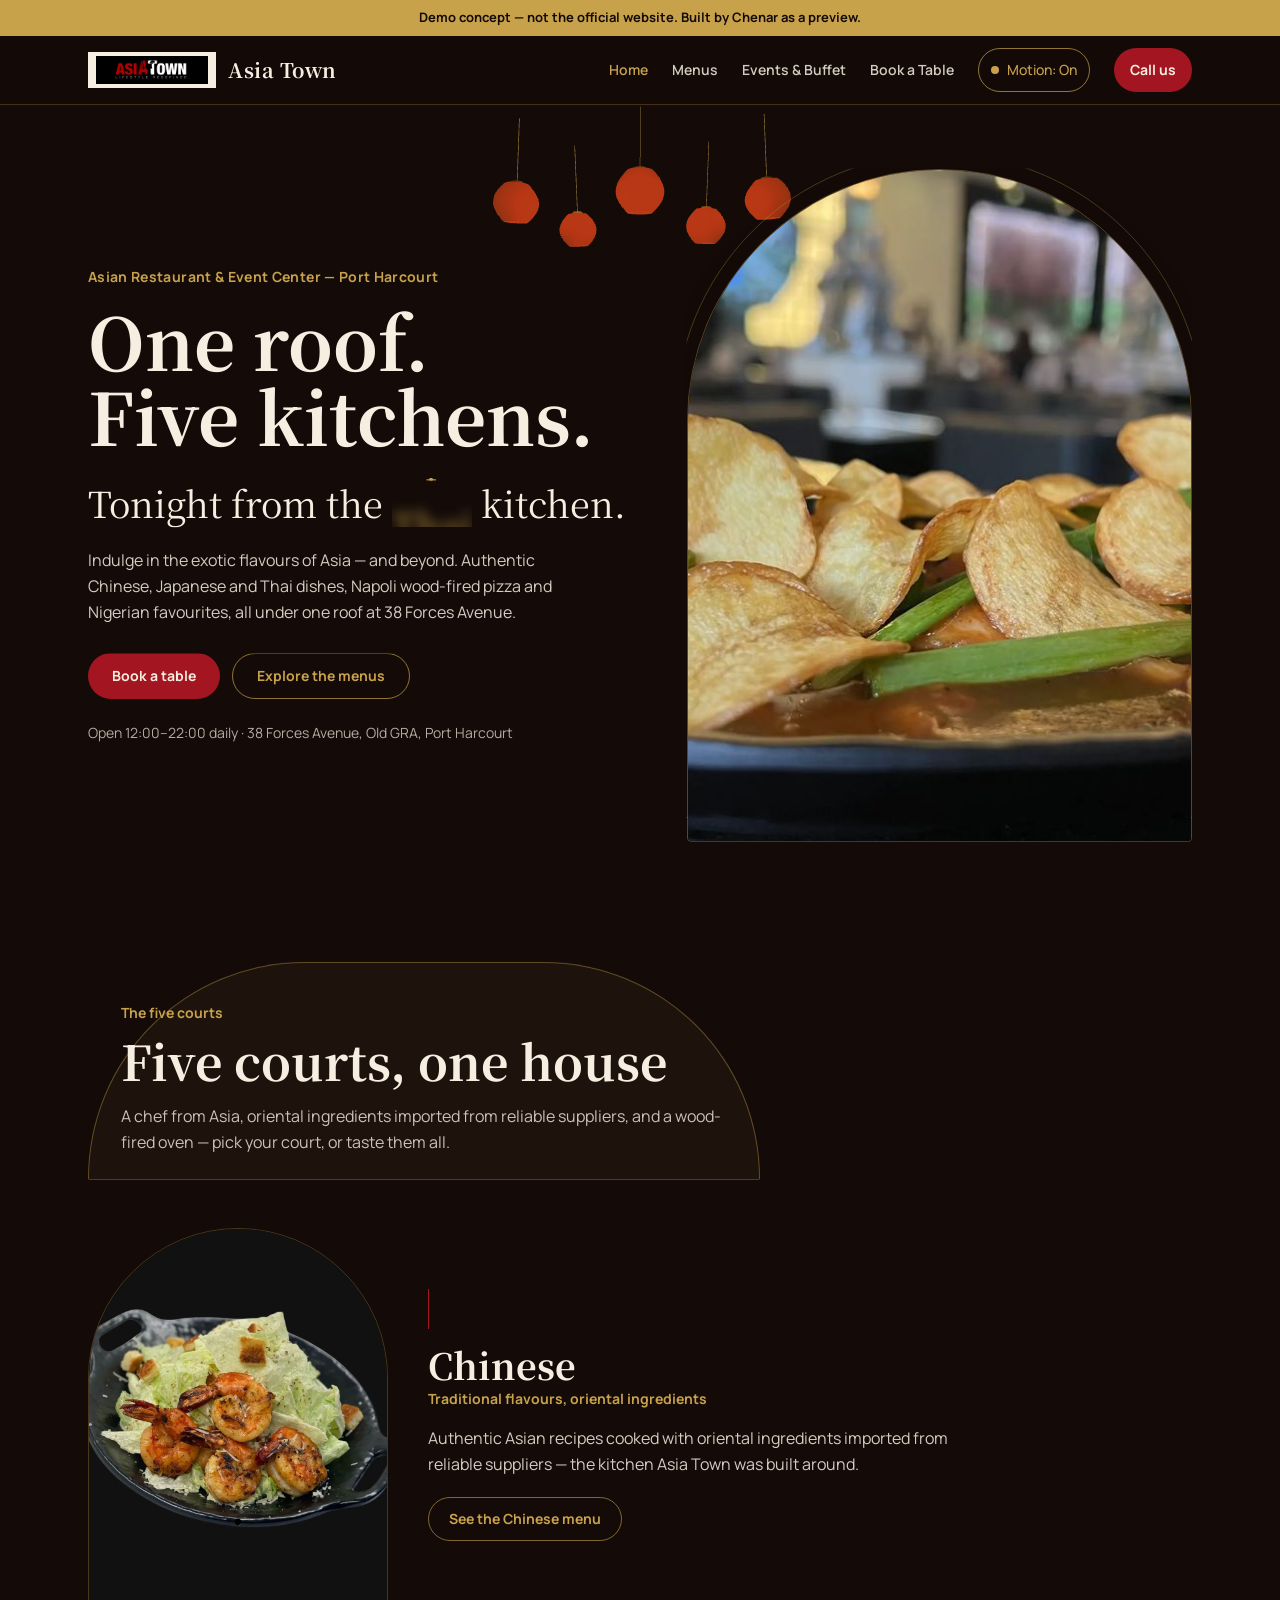
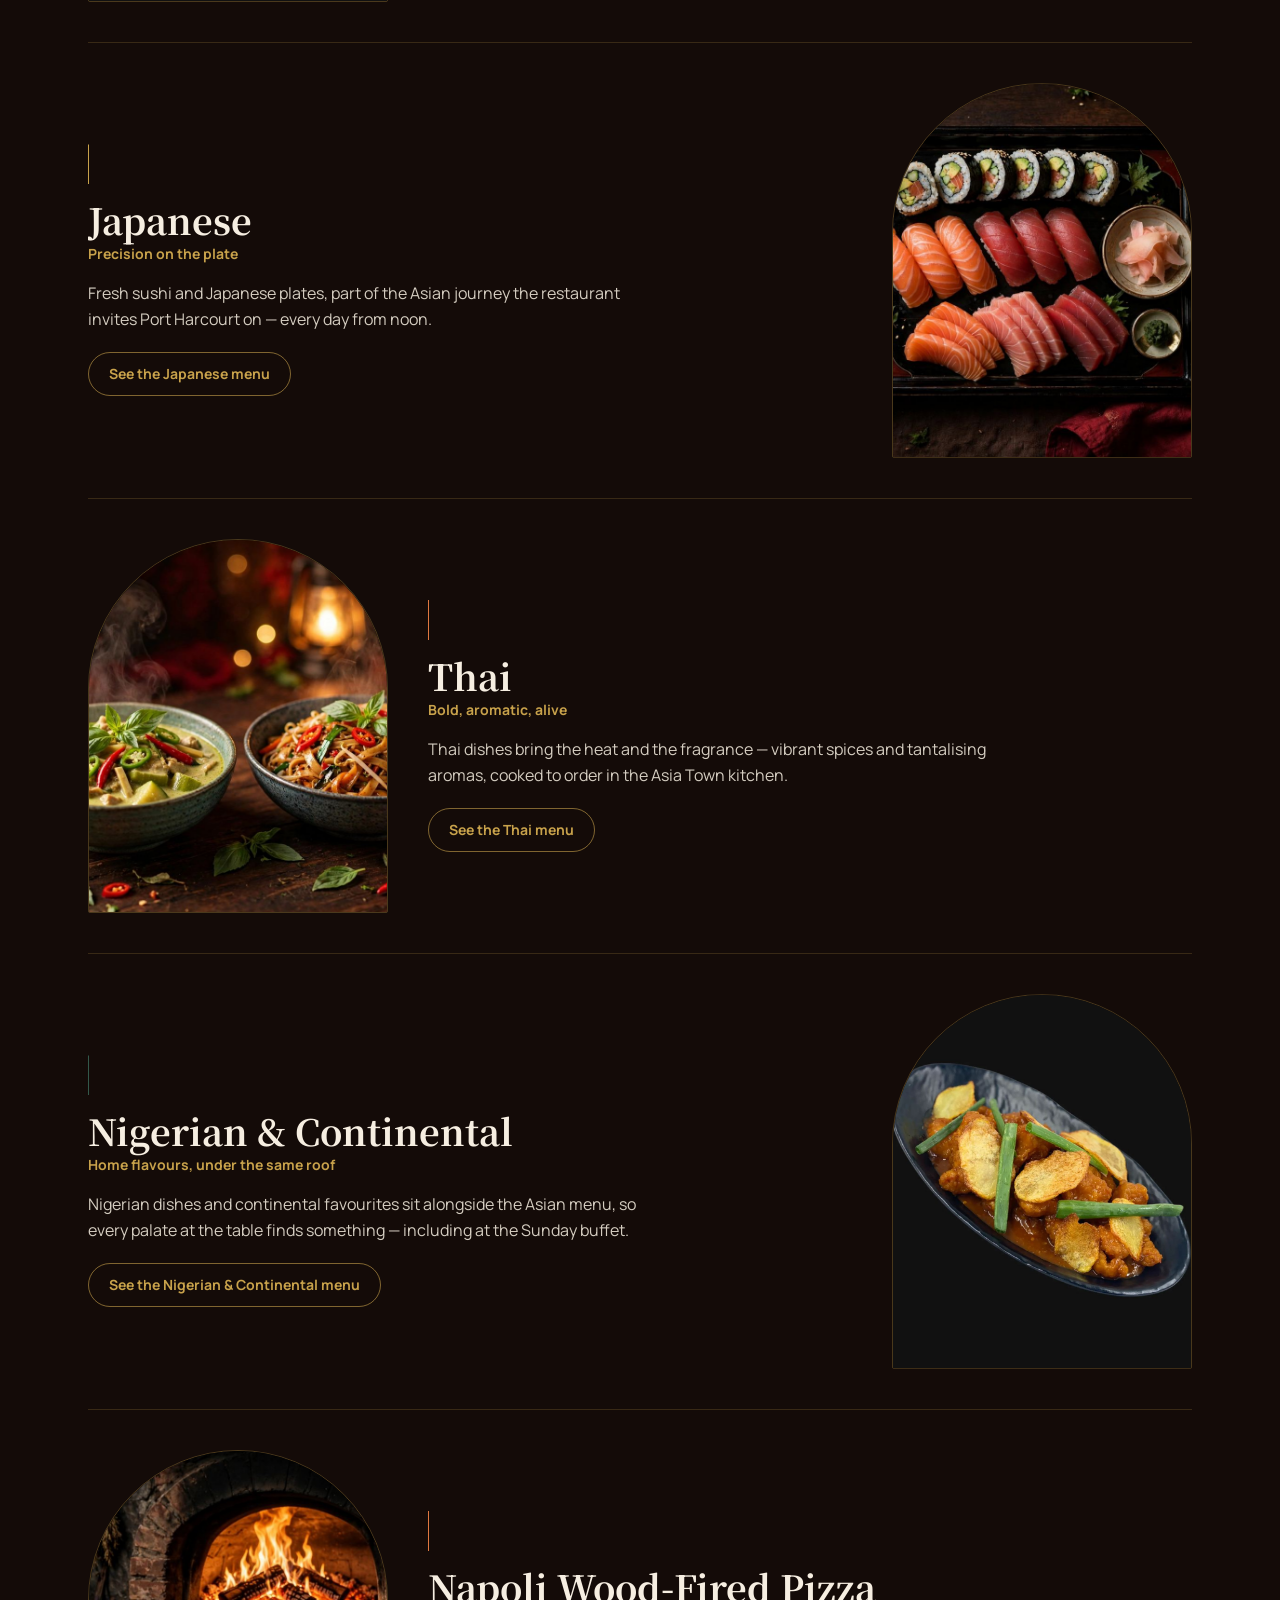
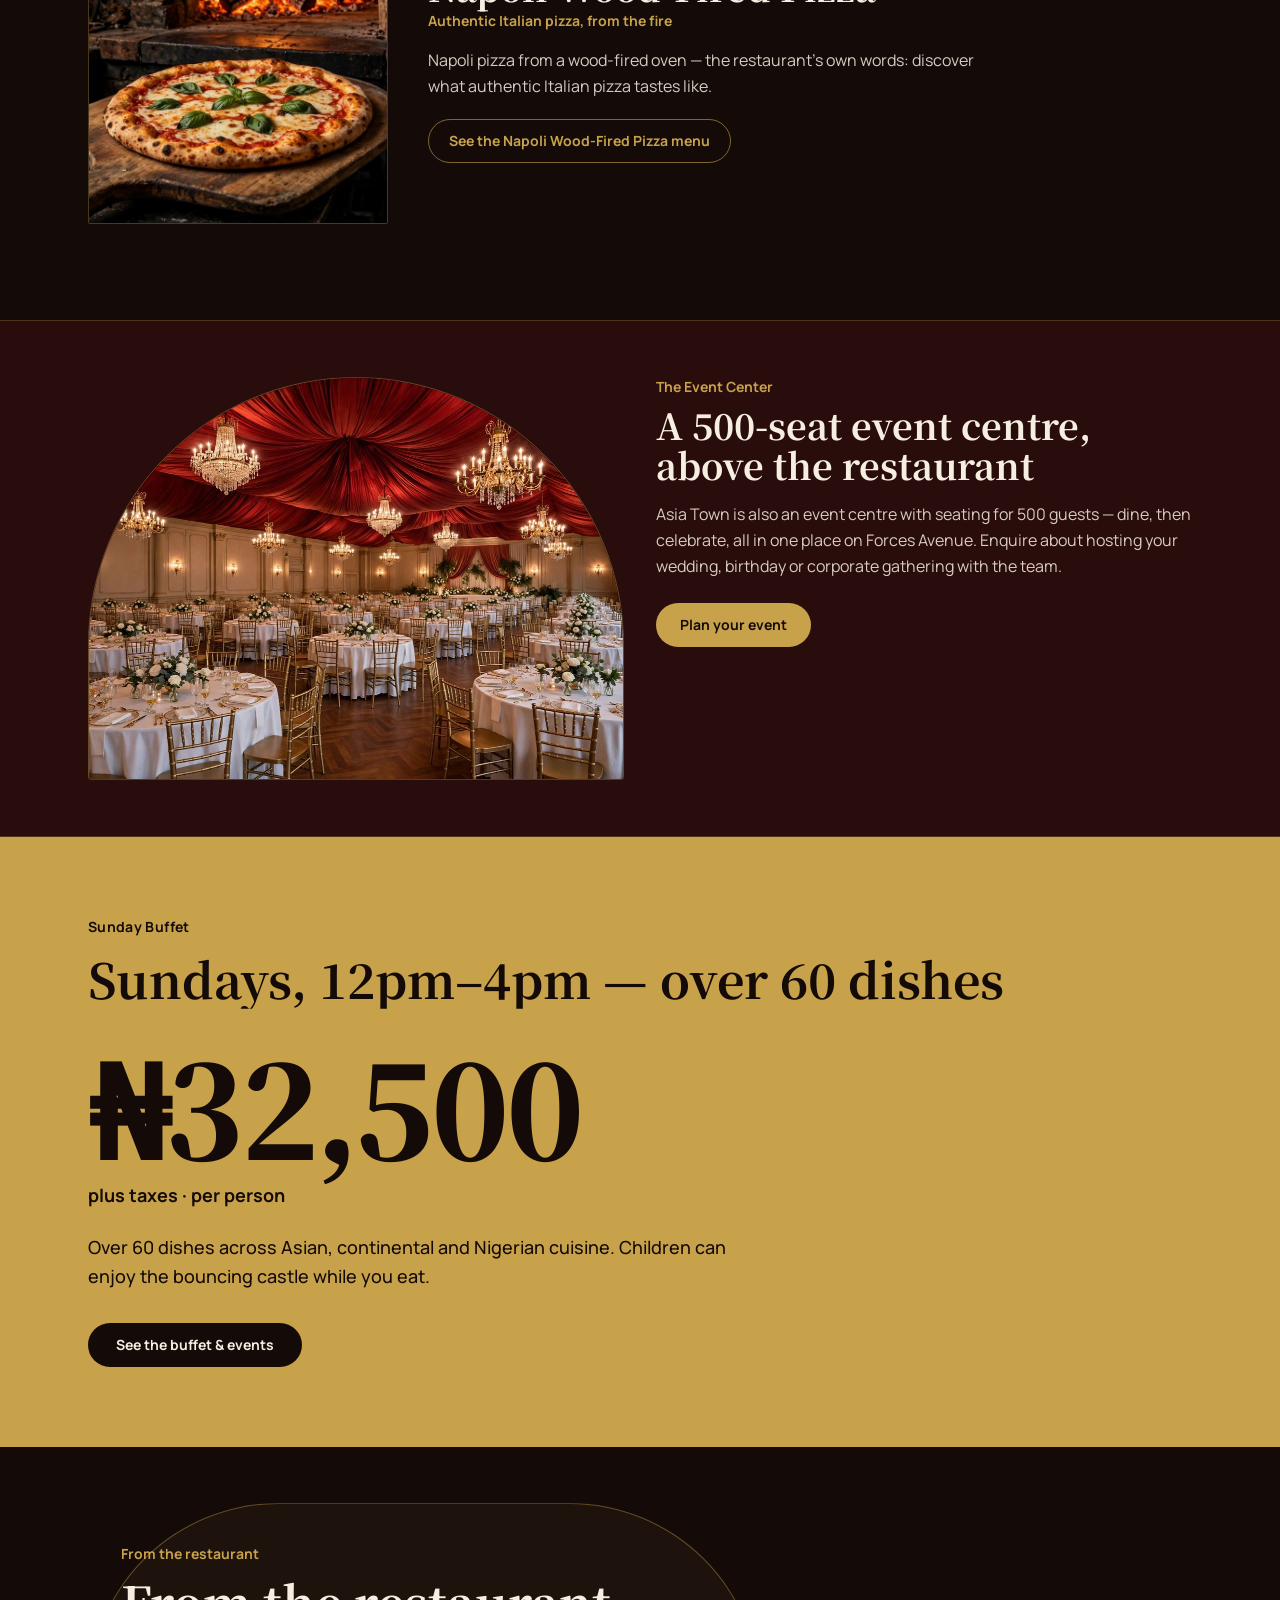
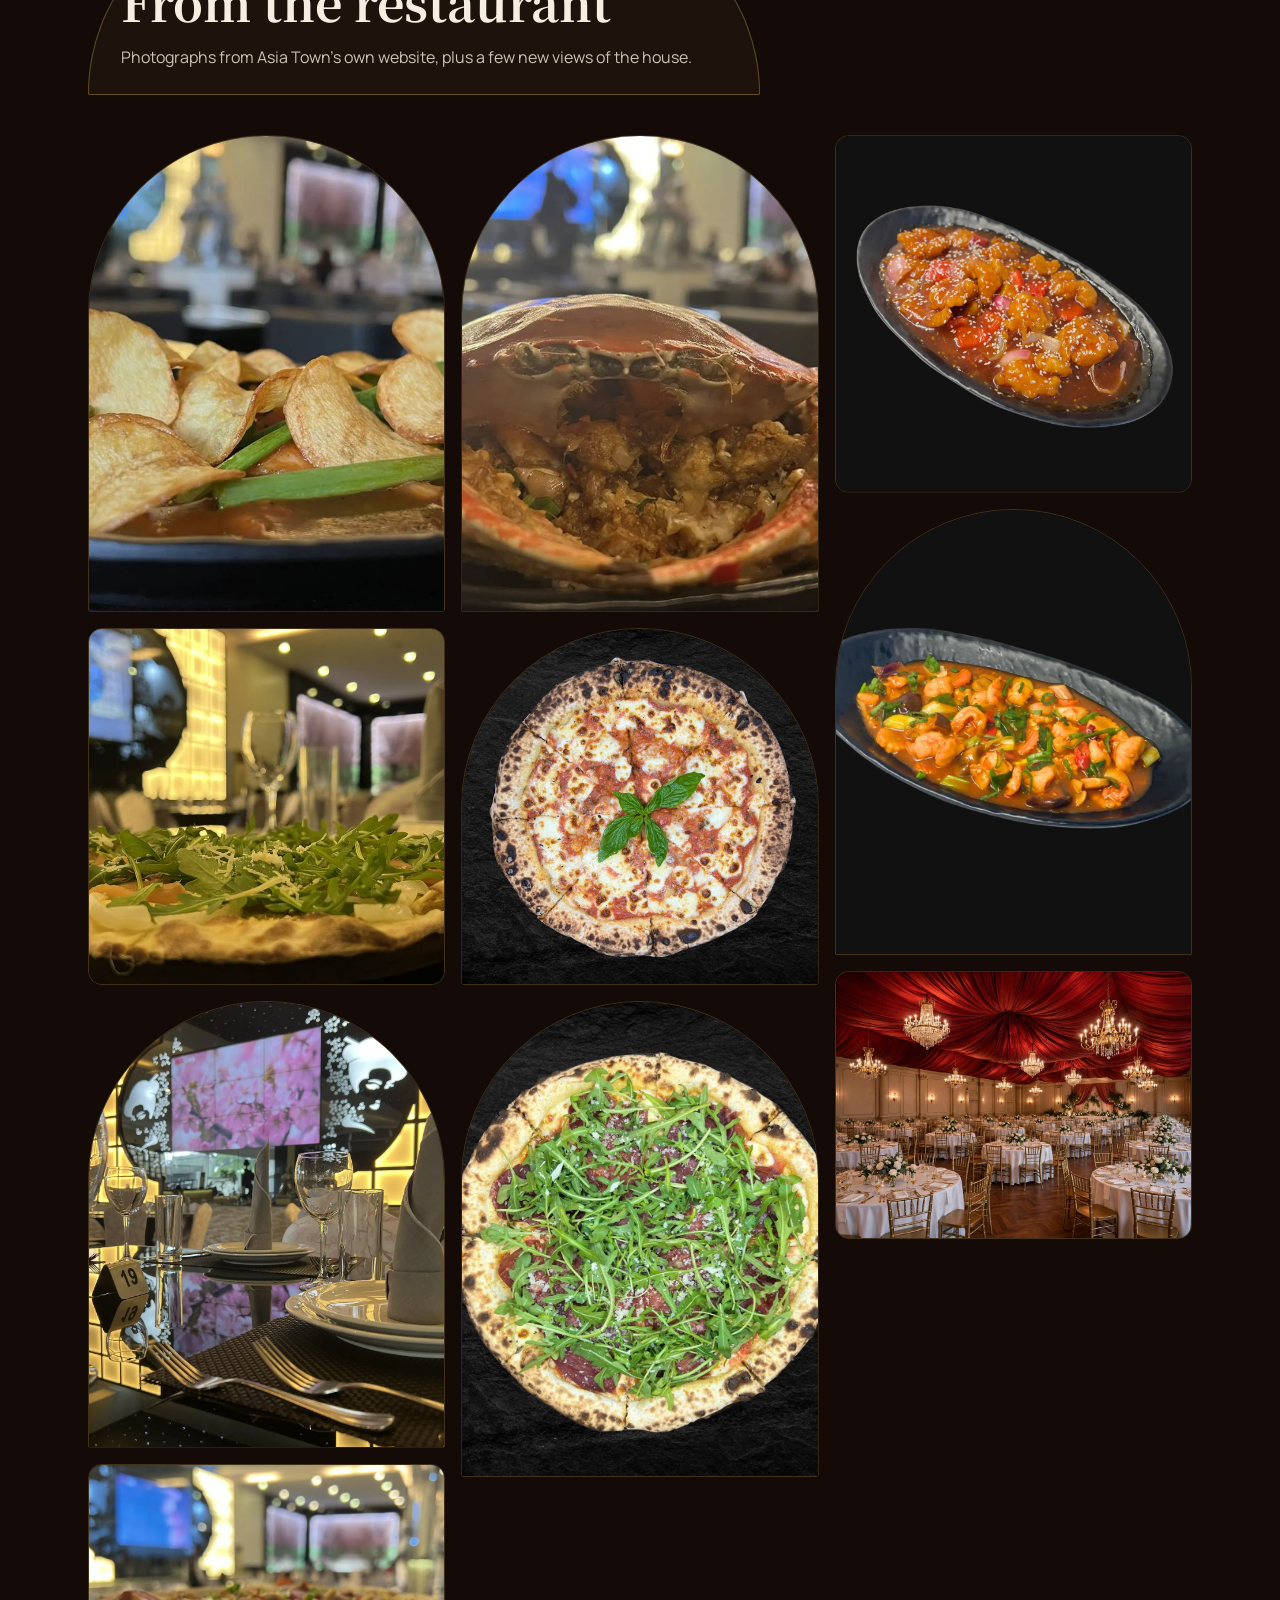
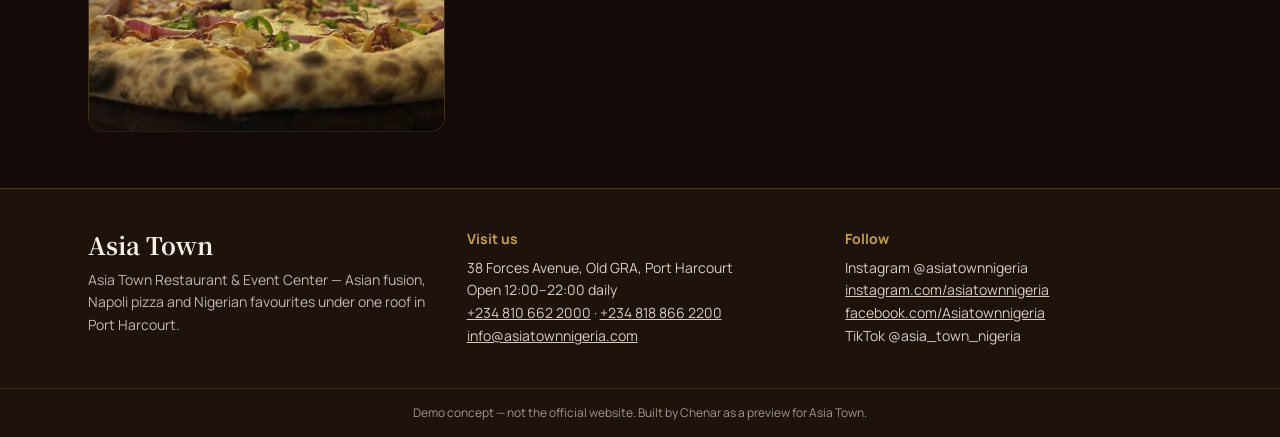
<file: asiatown/index.html>
<!doctype html>
<html lang="en">
  <head>
    <meta charset="UTF-8" />
    <link rel="icon" type="image/svg+xml" href="./favicon.svg" />
    <meta name="viewport" content="width=device-width, initial-scale=1.0, viewport-fit=cover, interactive-widget=resizes-content" />
    <meta name="theme-color" content="#140b08" />
    <title>Asia Town — Asian Restaurant, Pizza & Buffet in Port Harcourt | Demo concept by Chenar</title>
    <meta name="description" content="Demo concept for Asia Town Restaurant & Event Center, 38 Forces Avenue, Old GRA, Port Harcourt — Asian fusion, Napoli pizza, 500-seat event centre, Sunday buffet." />
    <script type="module" crossorigin src="./assets/index-BgXTCsZy.js"></script>
    <link rel="stylesheet" crossorigin href="./assets/index-BHp4ng0Q.css">
  </head>
  <body>
    <div id="root"></div>
  </body>
</html>
</file>
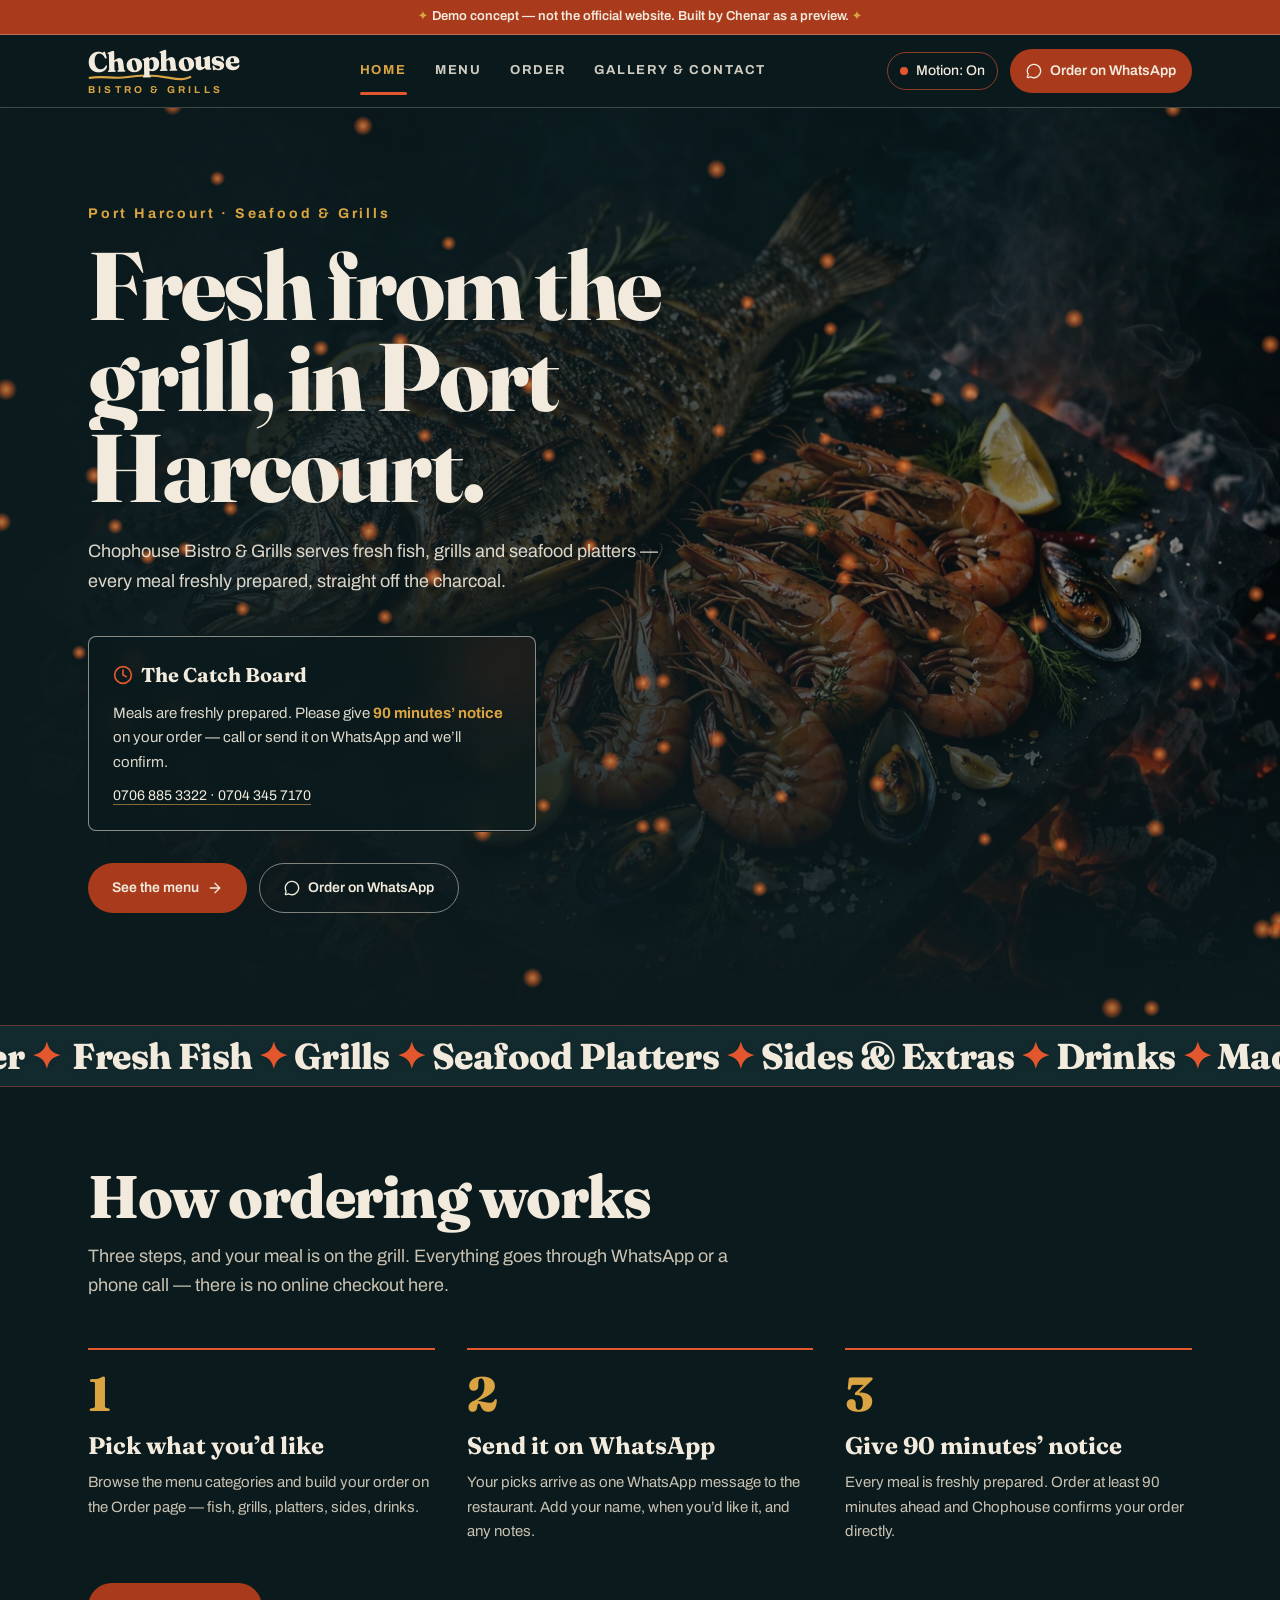
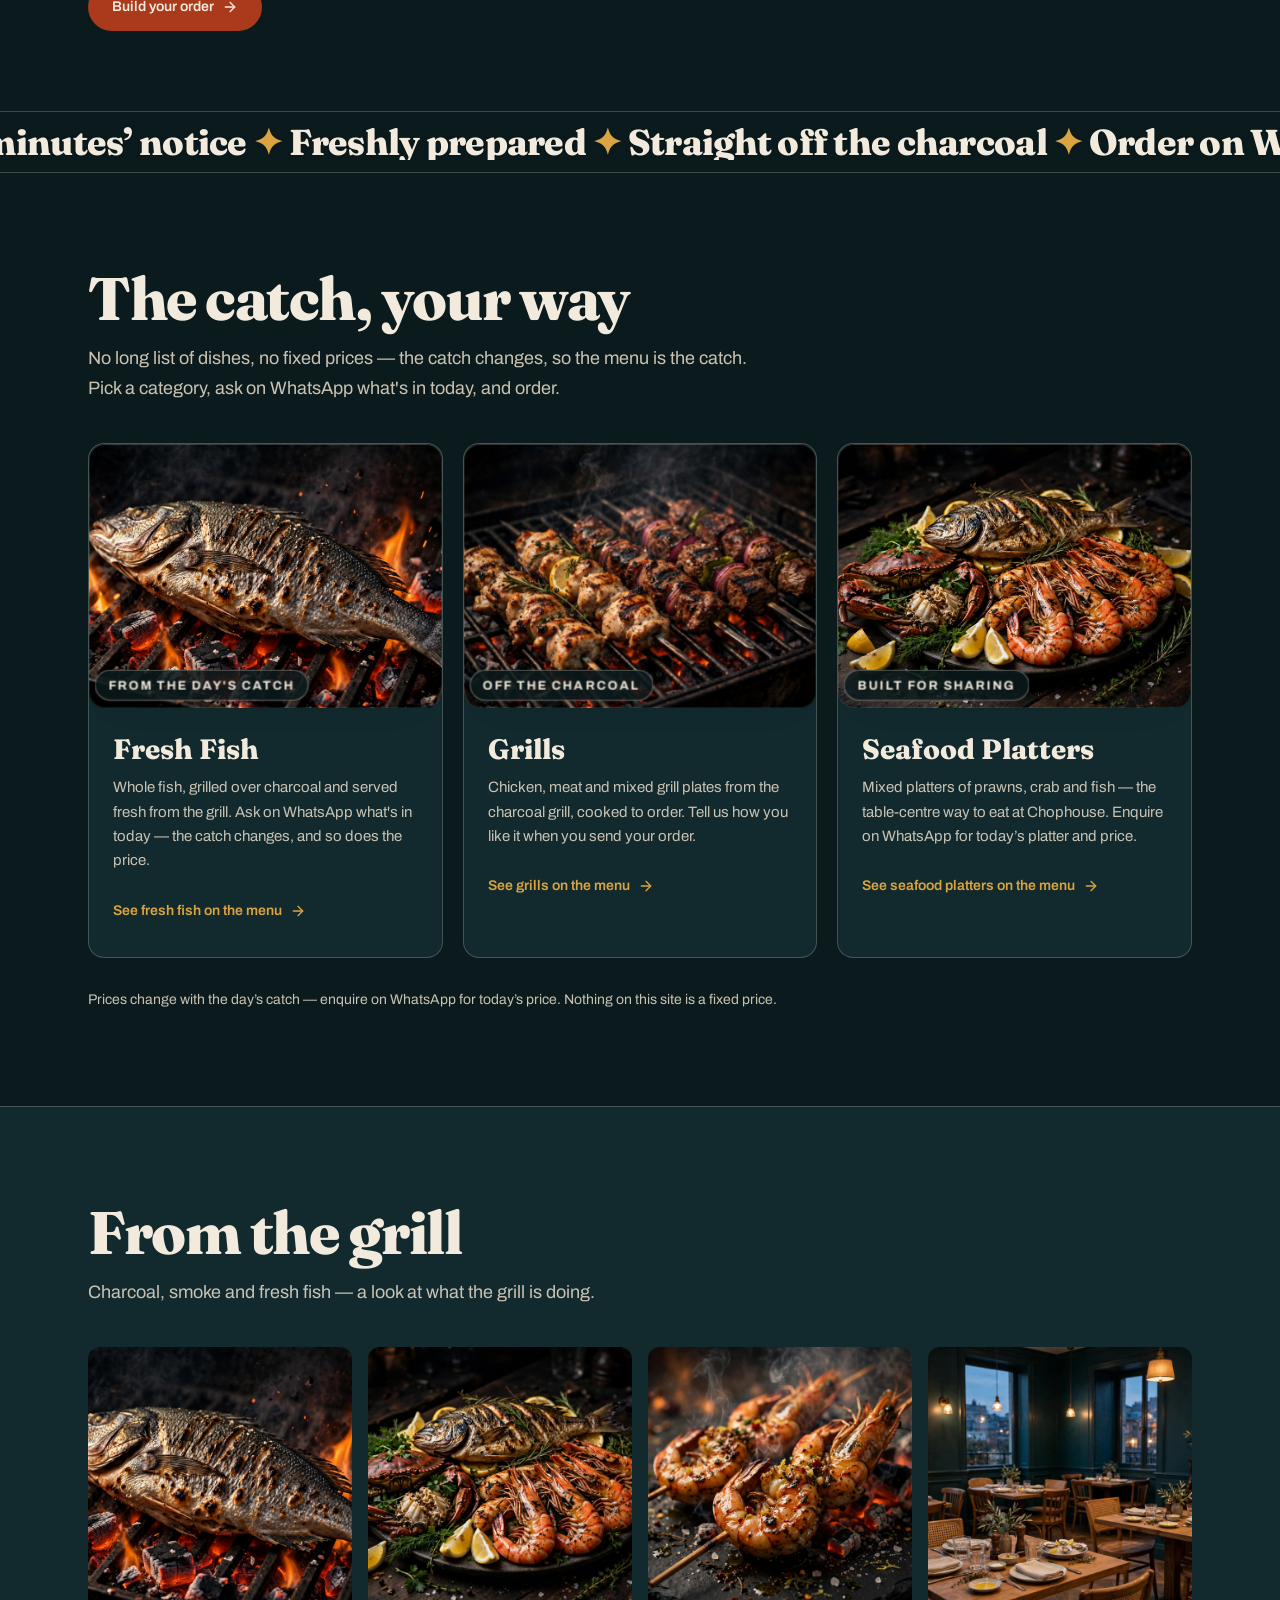
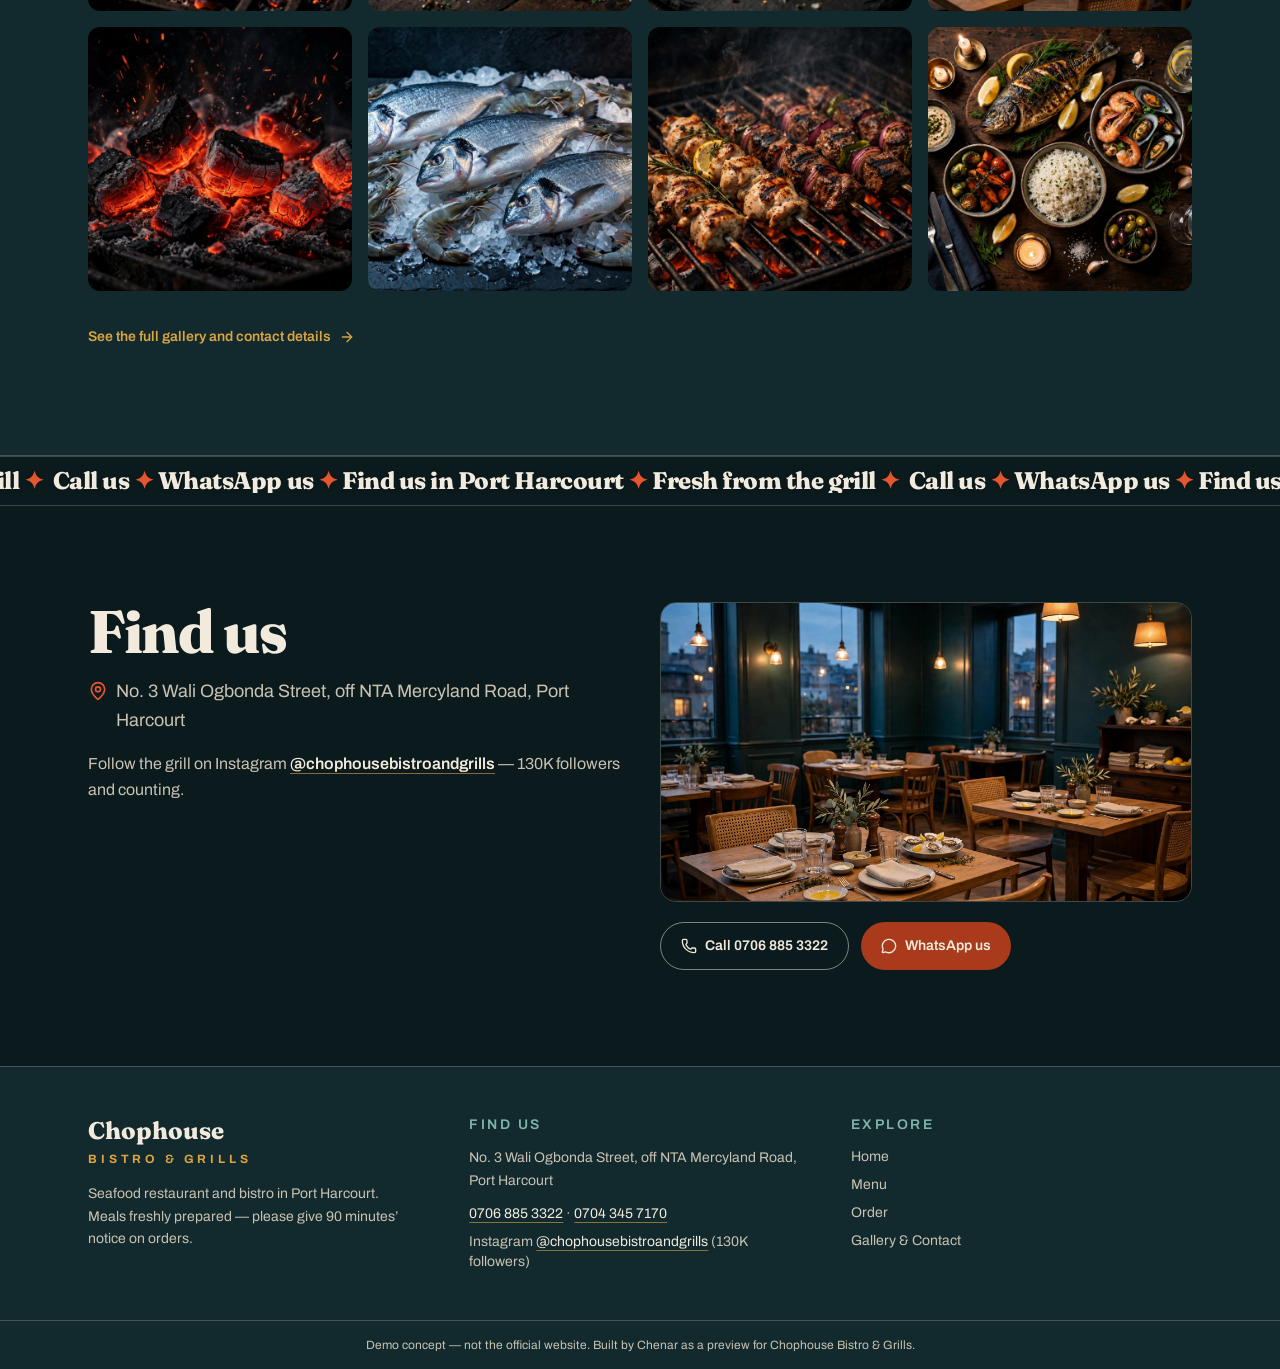
<file: chophouse/index.html>
<!doctype html>
<html lang="en">
  <head>
    <meta charset="UTF-8" />
    <link rel="icon" type="image/svg+xml" href="./favicon.svg" />
    <meta name="viewport" content="width=device-width, initial-scale=1.0, viewport-fit=cover, interactive-widget=resizes-content" />
    <meta name="theme-color" content="#0b1a1d" />
    <meta name="color-scheme" content="dark" />
    <meta
      name="description"
      content="Chophouse Bistro & Grills — seafood restaurant and bistro in Port Harcourt. Fresh fish, grills and seafood platters, freshly prepared. Order on WhatsApp. Demo concept built by Chenar."
    />
    <link rel="preconnect" href="https://fonts.googleapis.com" />
    <link rel="preconnect" href="https://fonts.gstatic.com" crossorigin />
    <link
      href="https://fonts.googleapis.com/css2?family=Archivo:wght@400;500;600;700;800&family=Fraunces:opsz,wght@9..144,500;9..144,600;9..144,700;9..144,800&display=swap"
      rel="stylesheet"
    />
    <title>Chophouse Bistro &amp; Grills — Seafood &amp; Grills, Port Harcourt</title>
    <script type="module" crossorigin src="./assets/index-BAZIwRSM.js"></script>
    <link rel="stylesheet" crossorigin href="./assets/index-BxVdW_52.css">
  </head>
  <body>
    <div id="root"></div>
  </body>
</html>
</file>
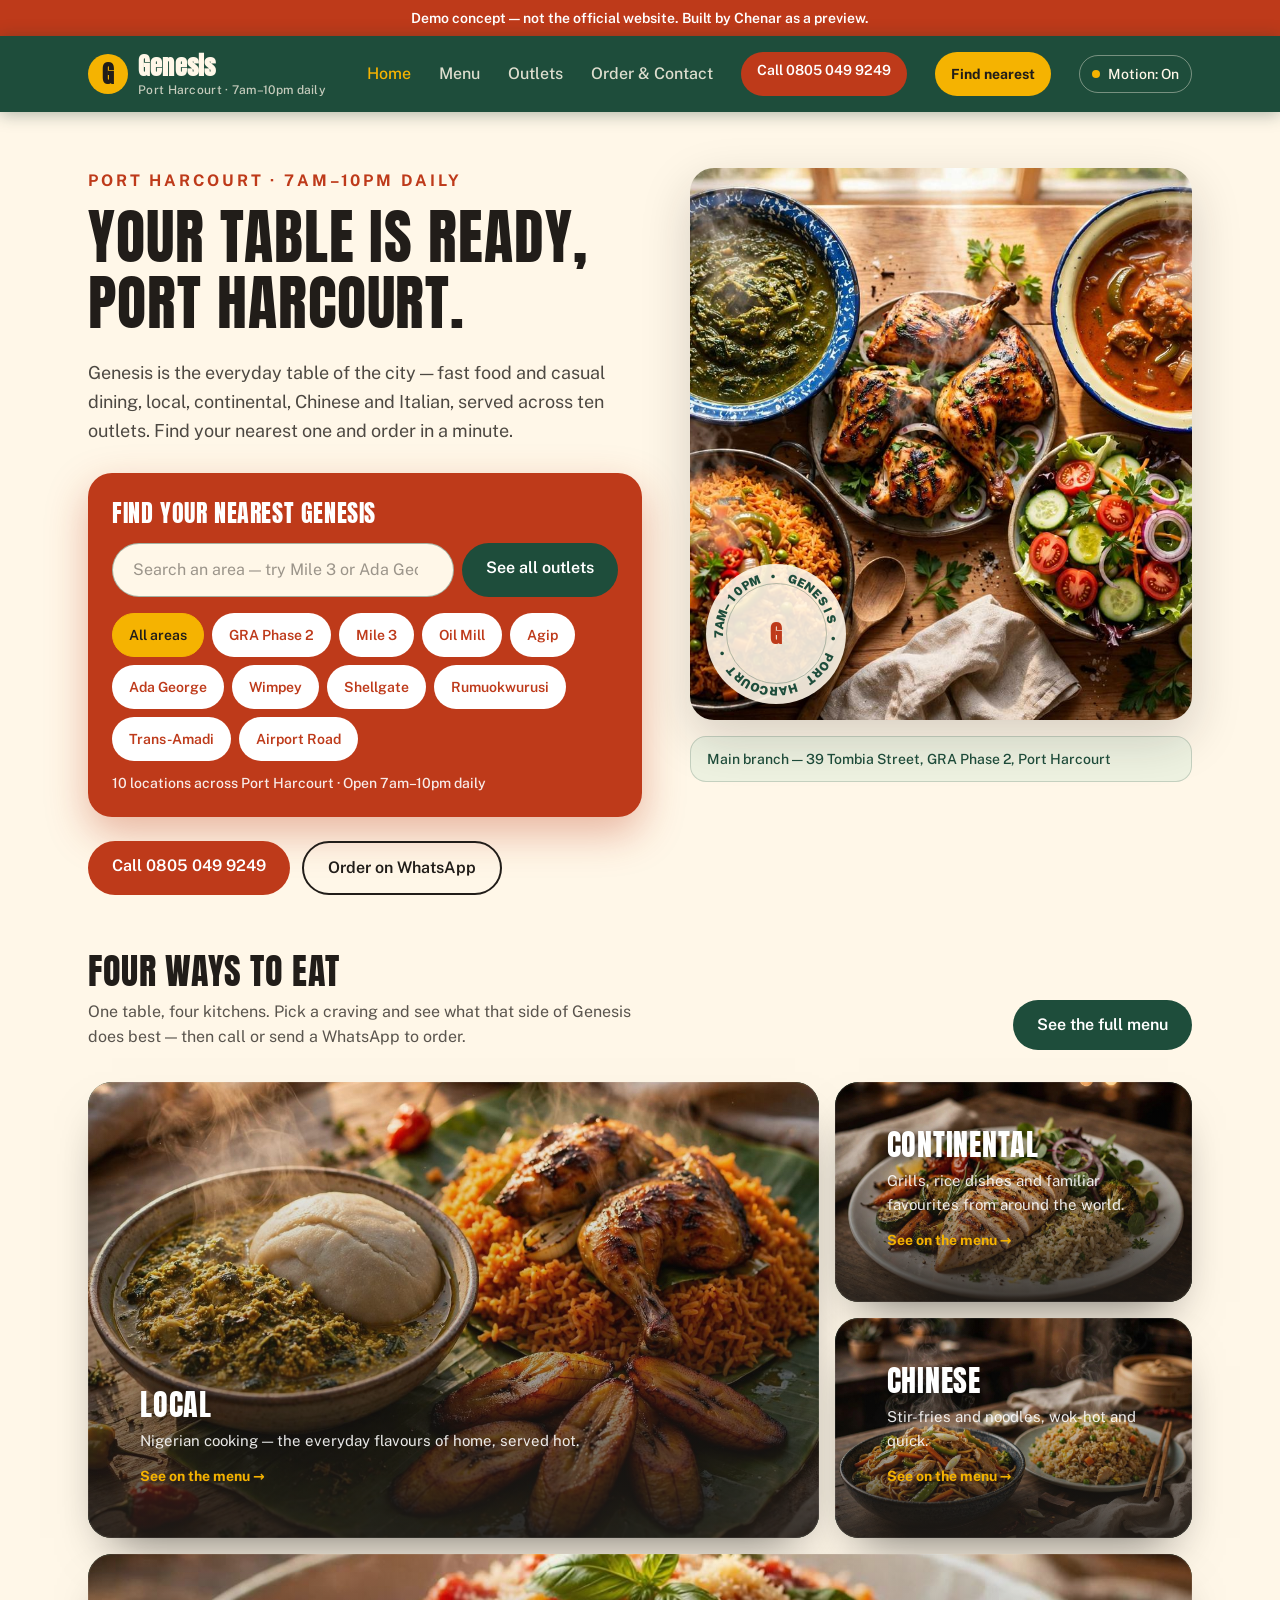
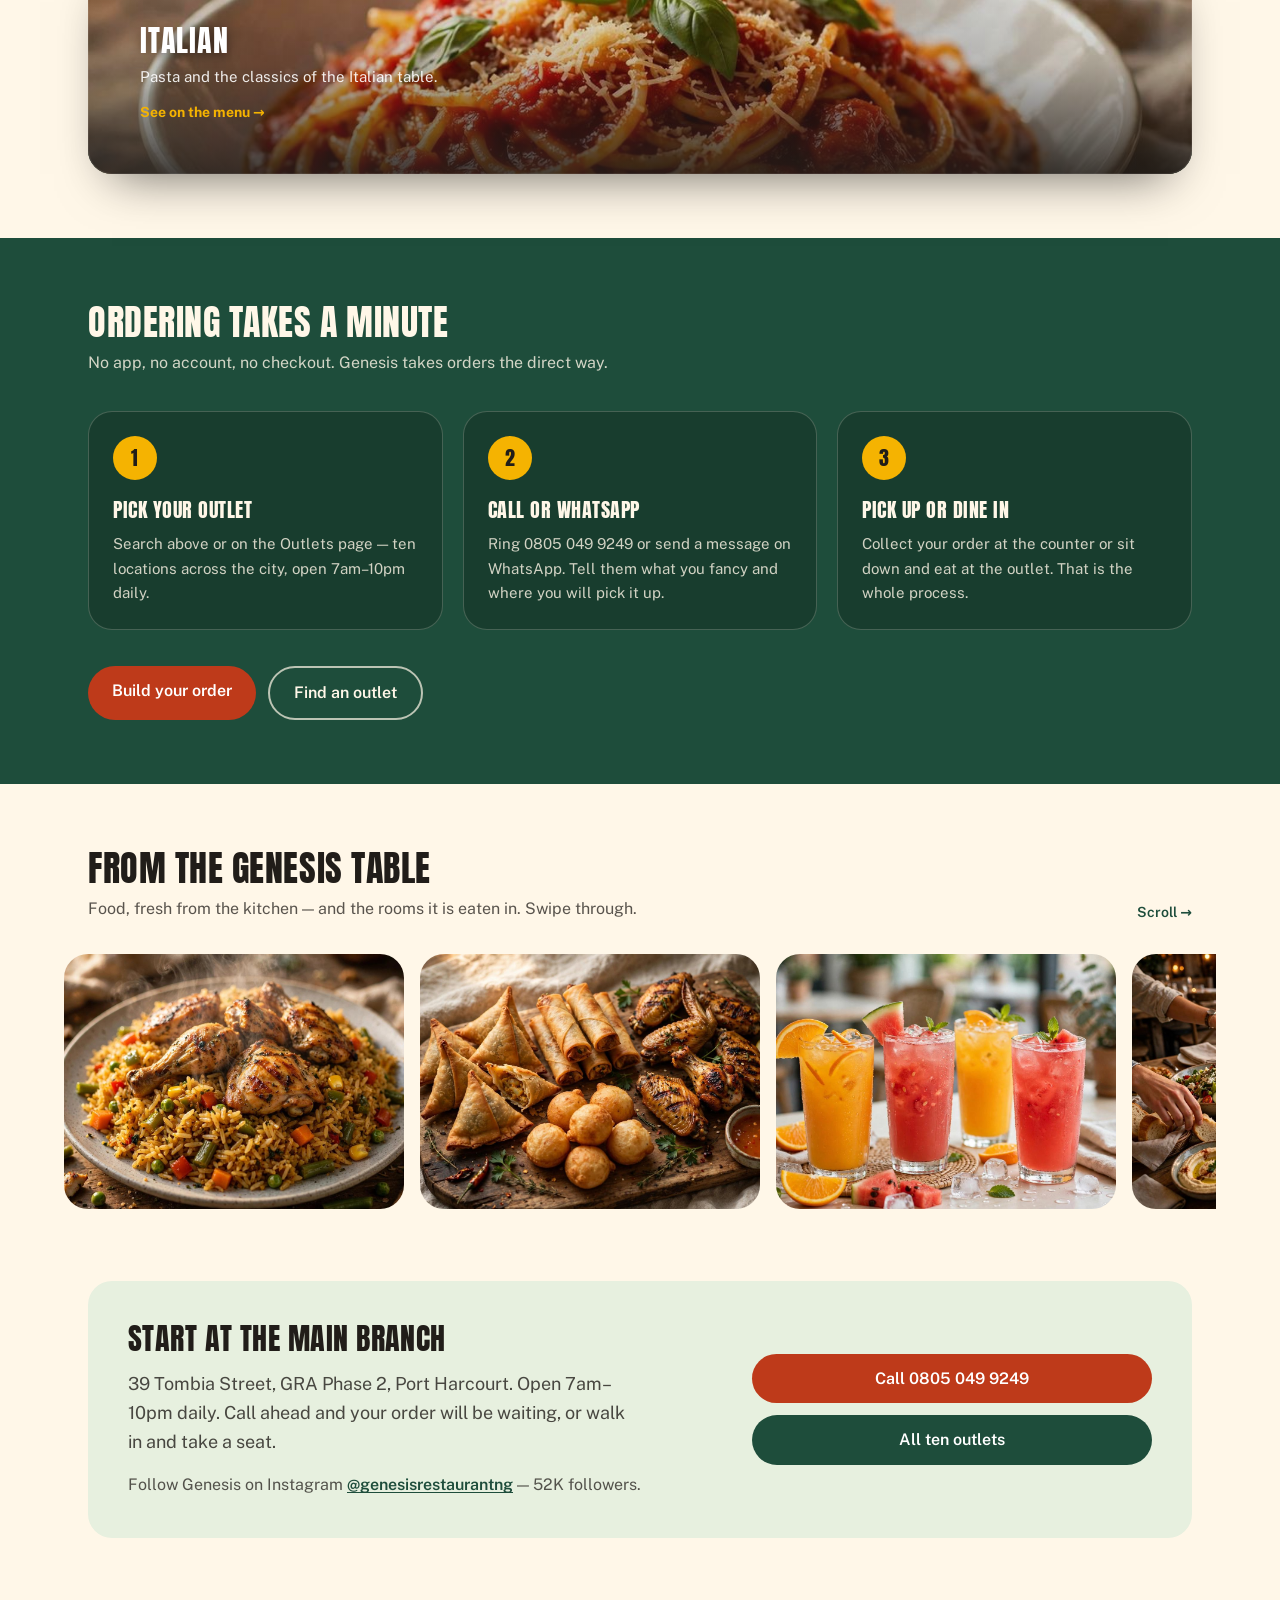
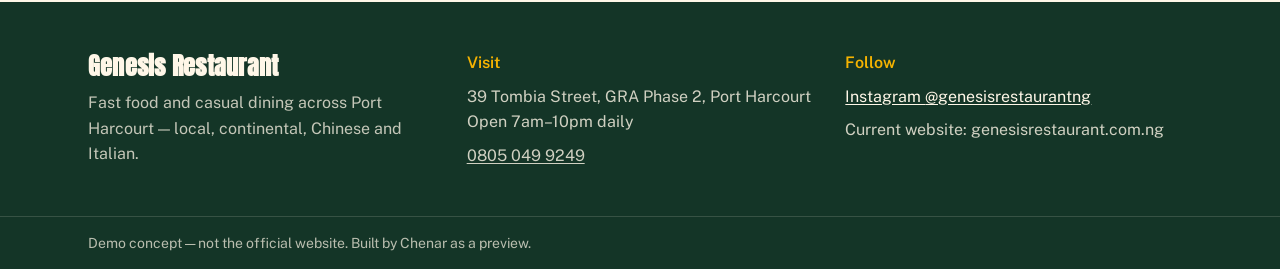
<file: genesis/index.html>
<!doctype html>
<html lang="en">
  <head>
    <meta charset="UTF-8" />
    <link rel="icon" type="image/svg+xml" href="./favicon.svg" />
    <meta name="viewport" content="width=device-width, initial-scale=1.0, viewport-fit=cover" />
    <meta
      name="description"
      content="Genesis Restaurant — fast food and casual dining across Port Harcourt. Local, continental, Chinese and Italian. Find your nearest outlet and order on WhatsApp. Demo concept built by Chenar."
    />
    <title>Genesis Restaurant — Port Harcourt | Find your nearest outlet</title>
    <link rel="preconnect" href="https://fonts.googleapis.com" />
    <link rel="preconnect" href="https://fonts.gstatic.com" crossorigin />
    <link
      href="https://fonts.googleapis.com/css2?family=Anton&family=Public+Sans:wght@400;500;600;700;800&display=swap"
      rel="stylesheet"
    />
    <script type="module" crossorigin src="./assets/index-BbxOvnbo.js"></script>
    <link rel="stylesheet" crossorigin href="./assets/index-DYumLrax.css">
  </head>
  <body>
    <div id="root"></div>
  </body>
</html>
</file>
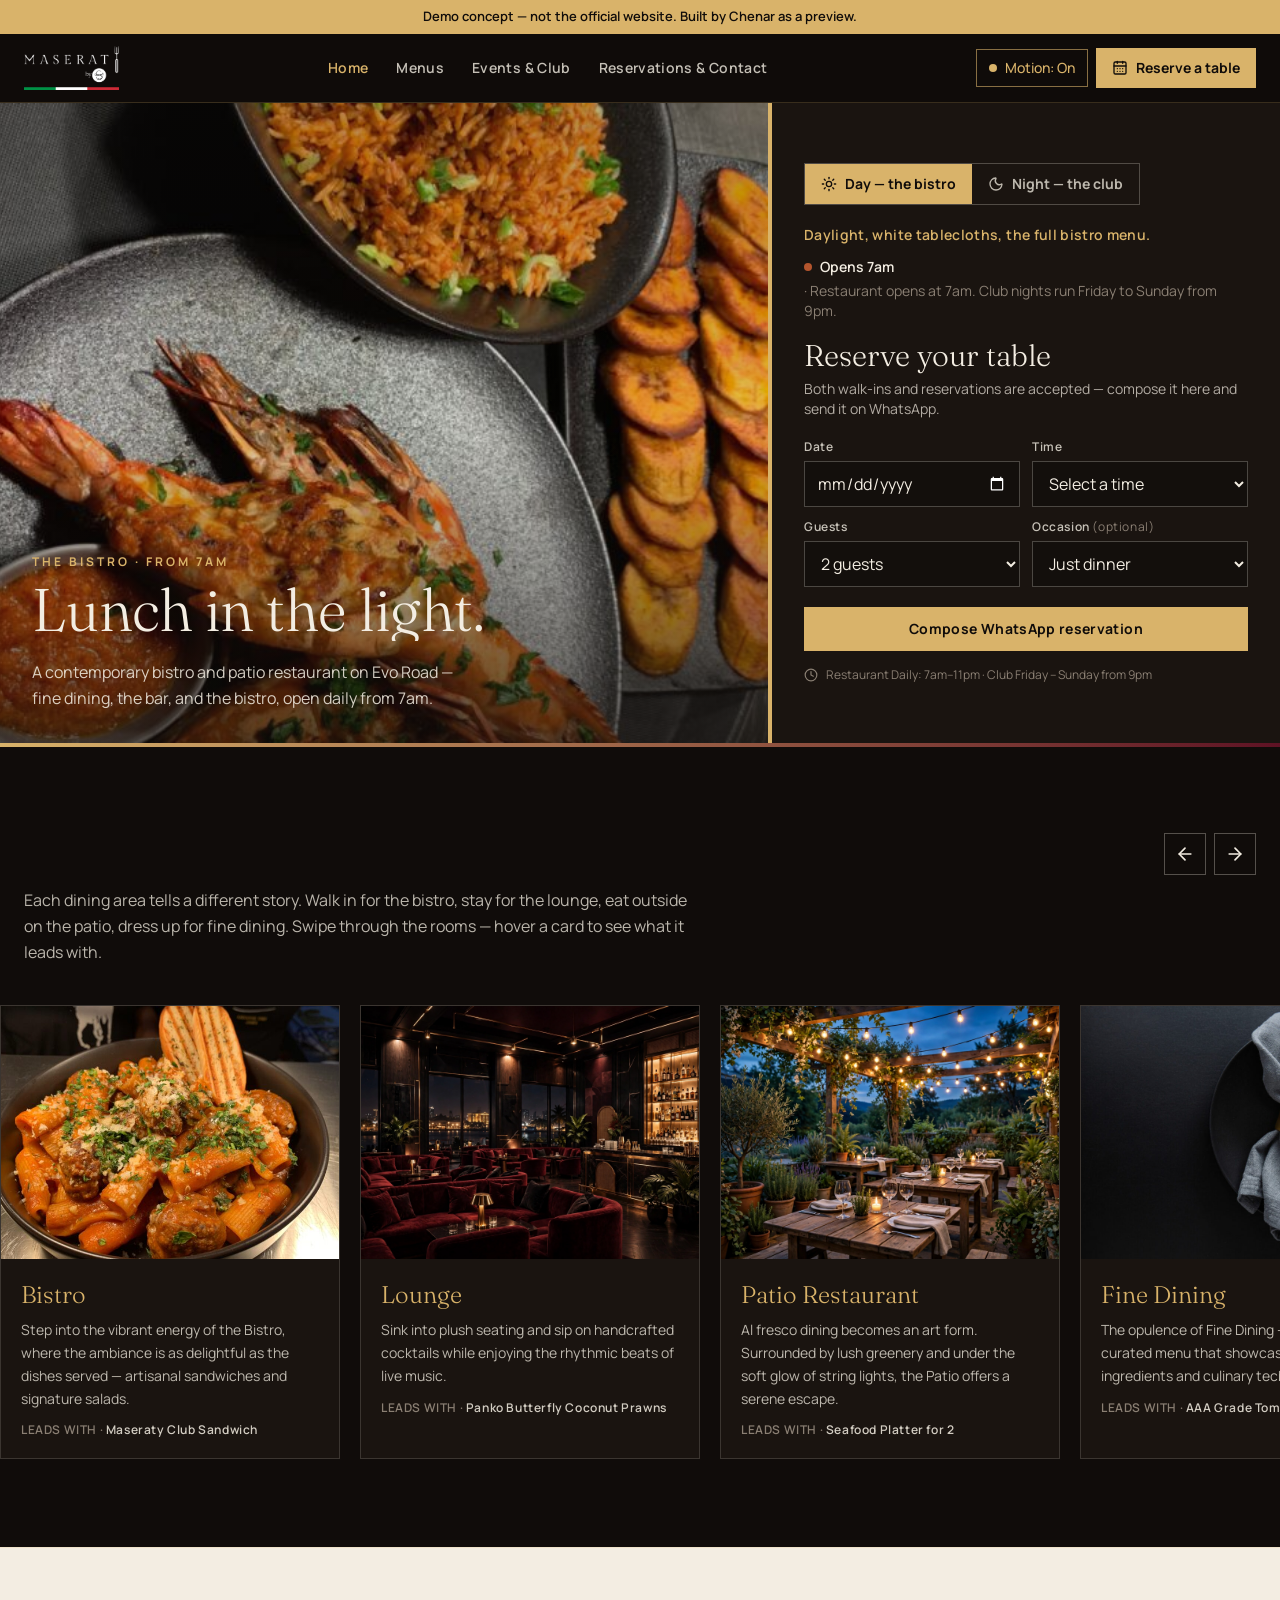
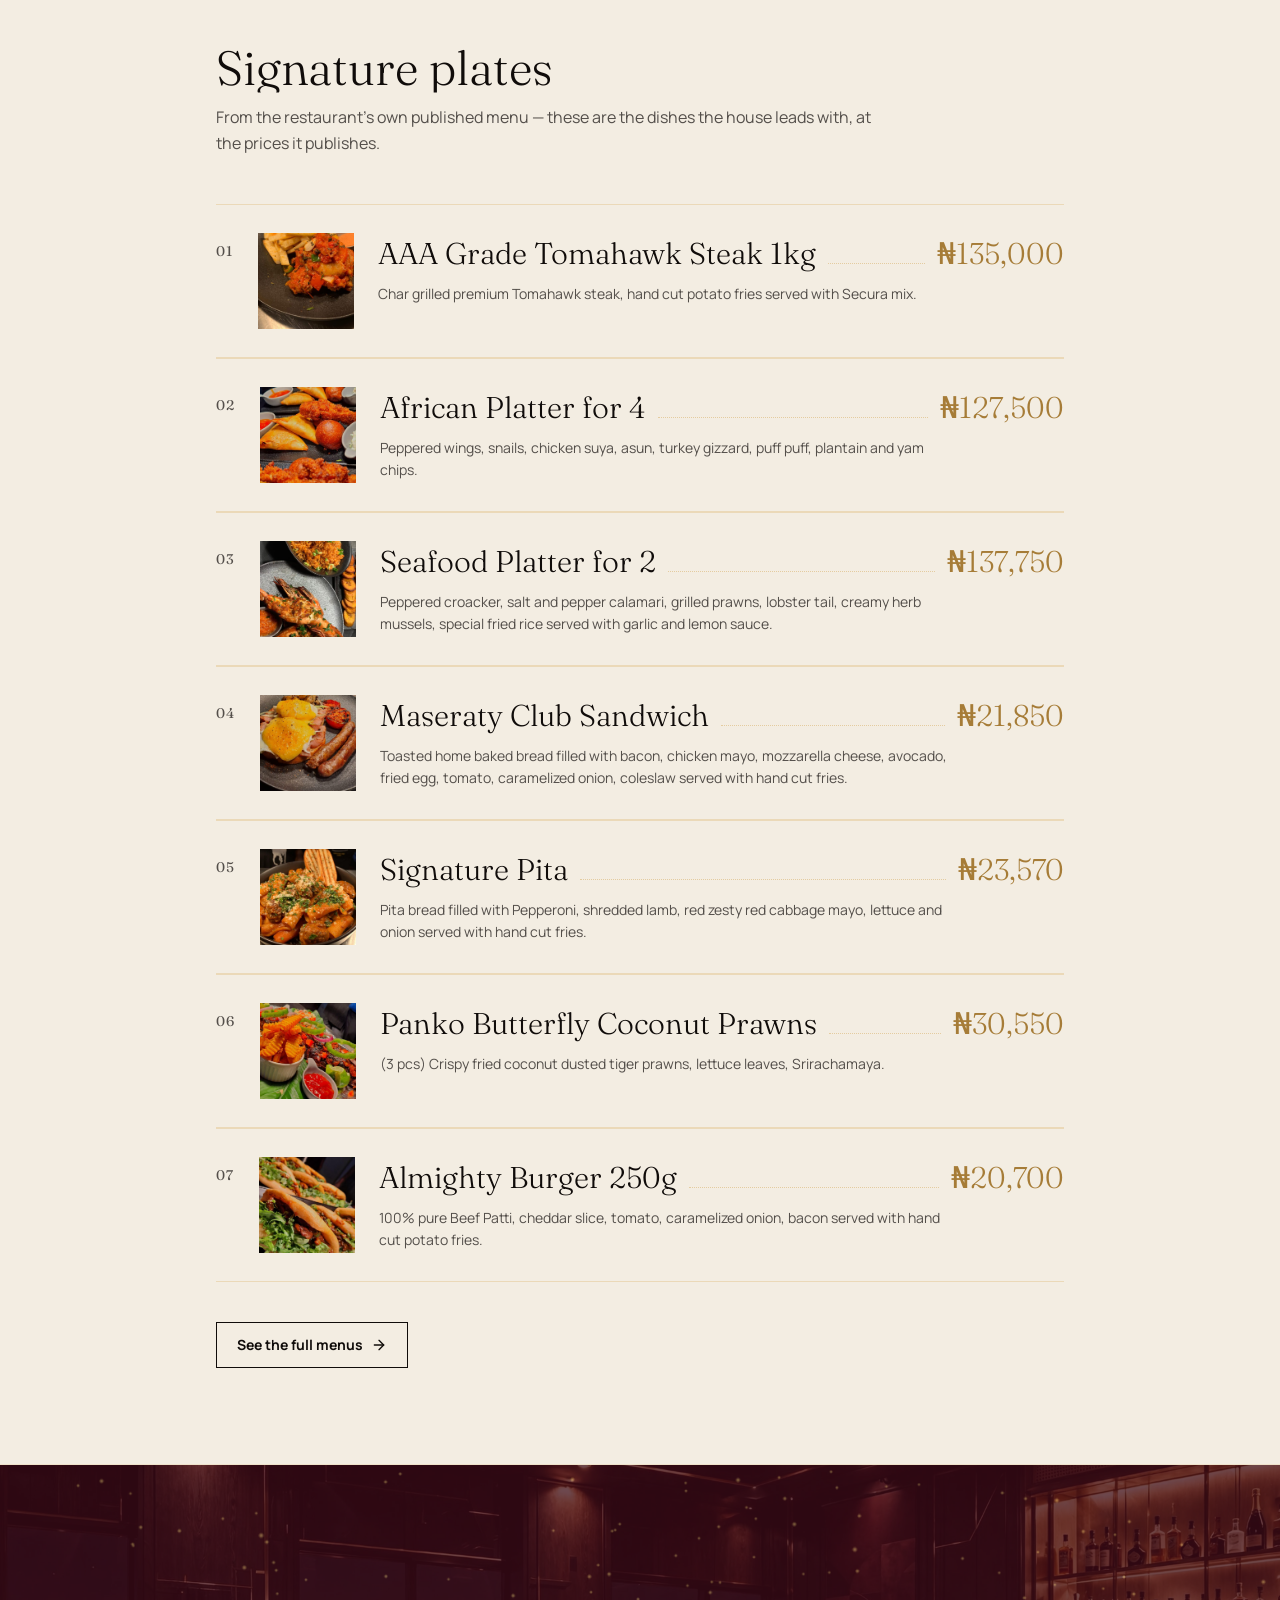
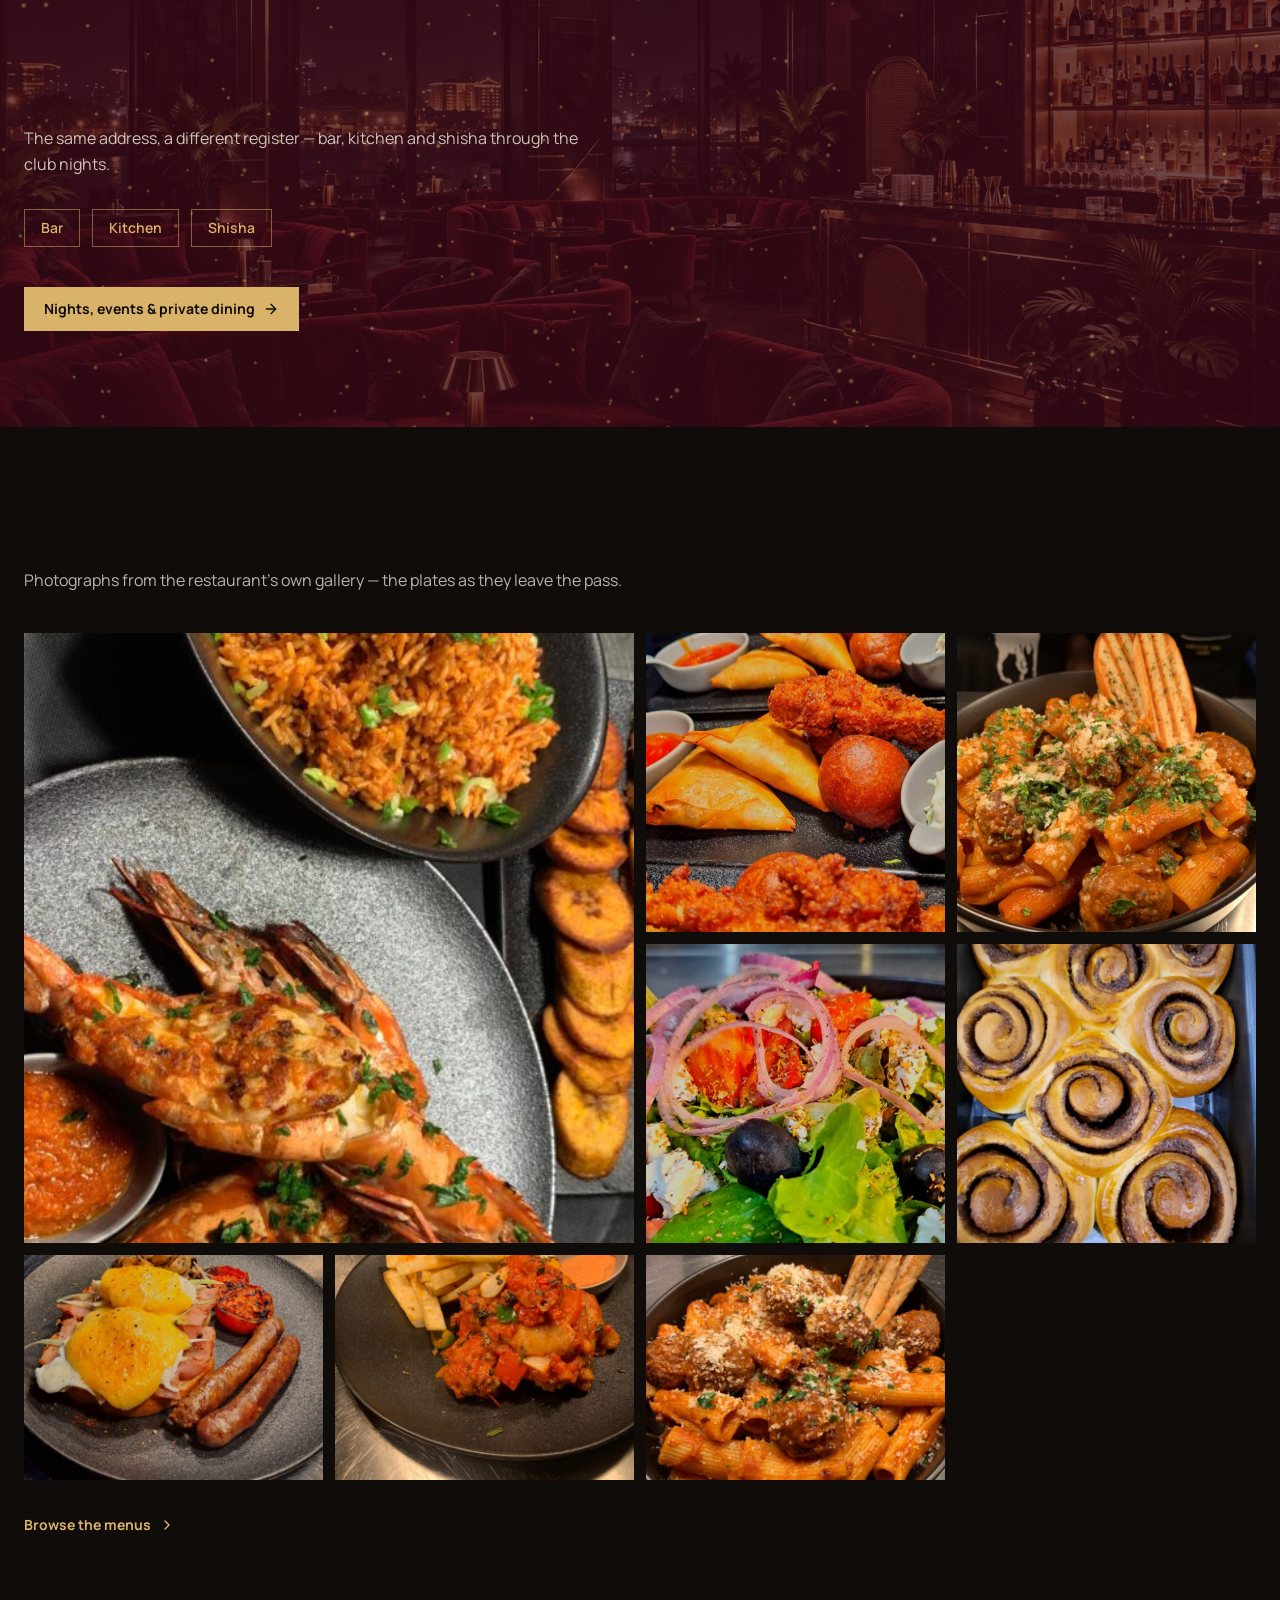
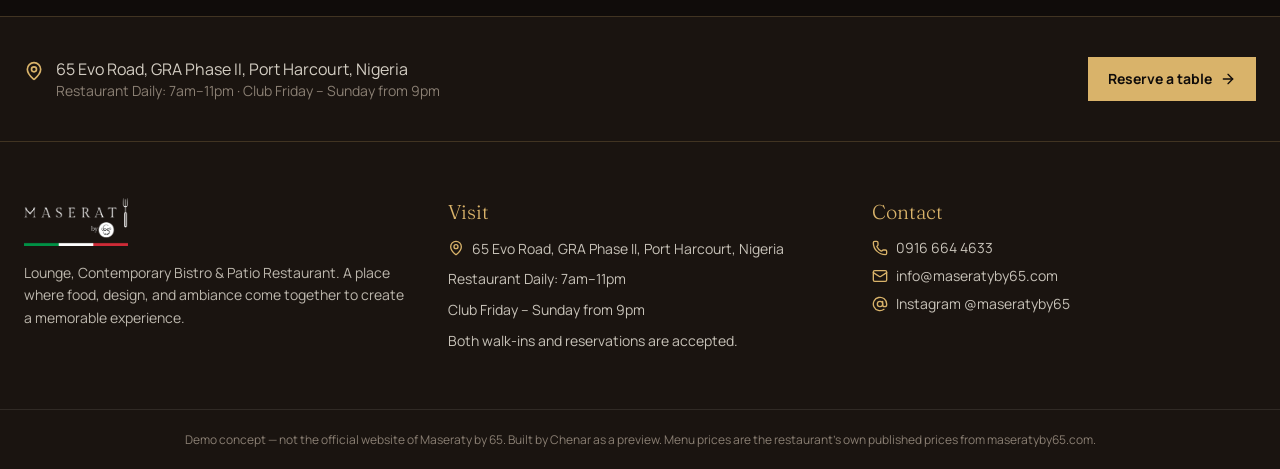
<file: maseraty/index.html>
<!doctype html>
<html lang="en">
  <head>
    <meta charset="UTF-8" />
    <link rel="icon" type="image/png" href="own/logo.png" />
    <meta name="viewport" content="width=device-width, initial-scale=1.0, viewport-fit=cover, interactive-widget=resizes-content" />
    <meta name="theme-color" content="#100c0a" />
    <meta name="color-scheme" content="dark" />
    <meta
      name="description"
      content="Maseraty by 65 — lounge, contemporary bistro and patio restaurant at 65 Evo Road, GRA Phase II, Port Harcourt. Restaurant open daily 7am–11pm; club Friday to Sunday from 9pm. Demo concept built by Chenar."
    />
    <title>Maseraty by 65 — Lounge, Bistro & Patio Restaurant, Port Harcourt</title>
    <script type="module" crossorigin src="./assets/index-DW6QCWnK.js"></script>
    <link rel="stylesheet" crossorigin href="./assets/index-BYrD1QAW.css">
  </head>
  <body>
    <div id="root"></div>
  </body>
</html>
</file>
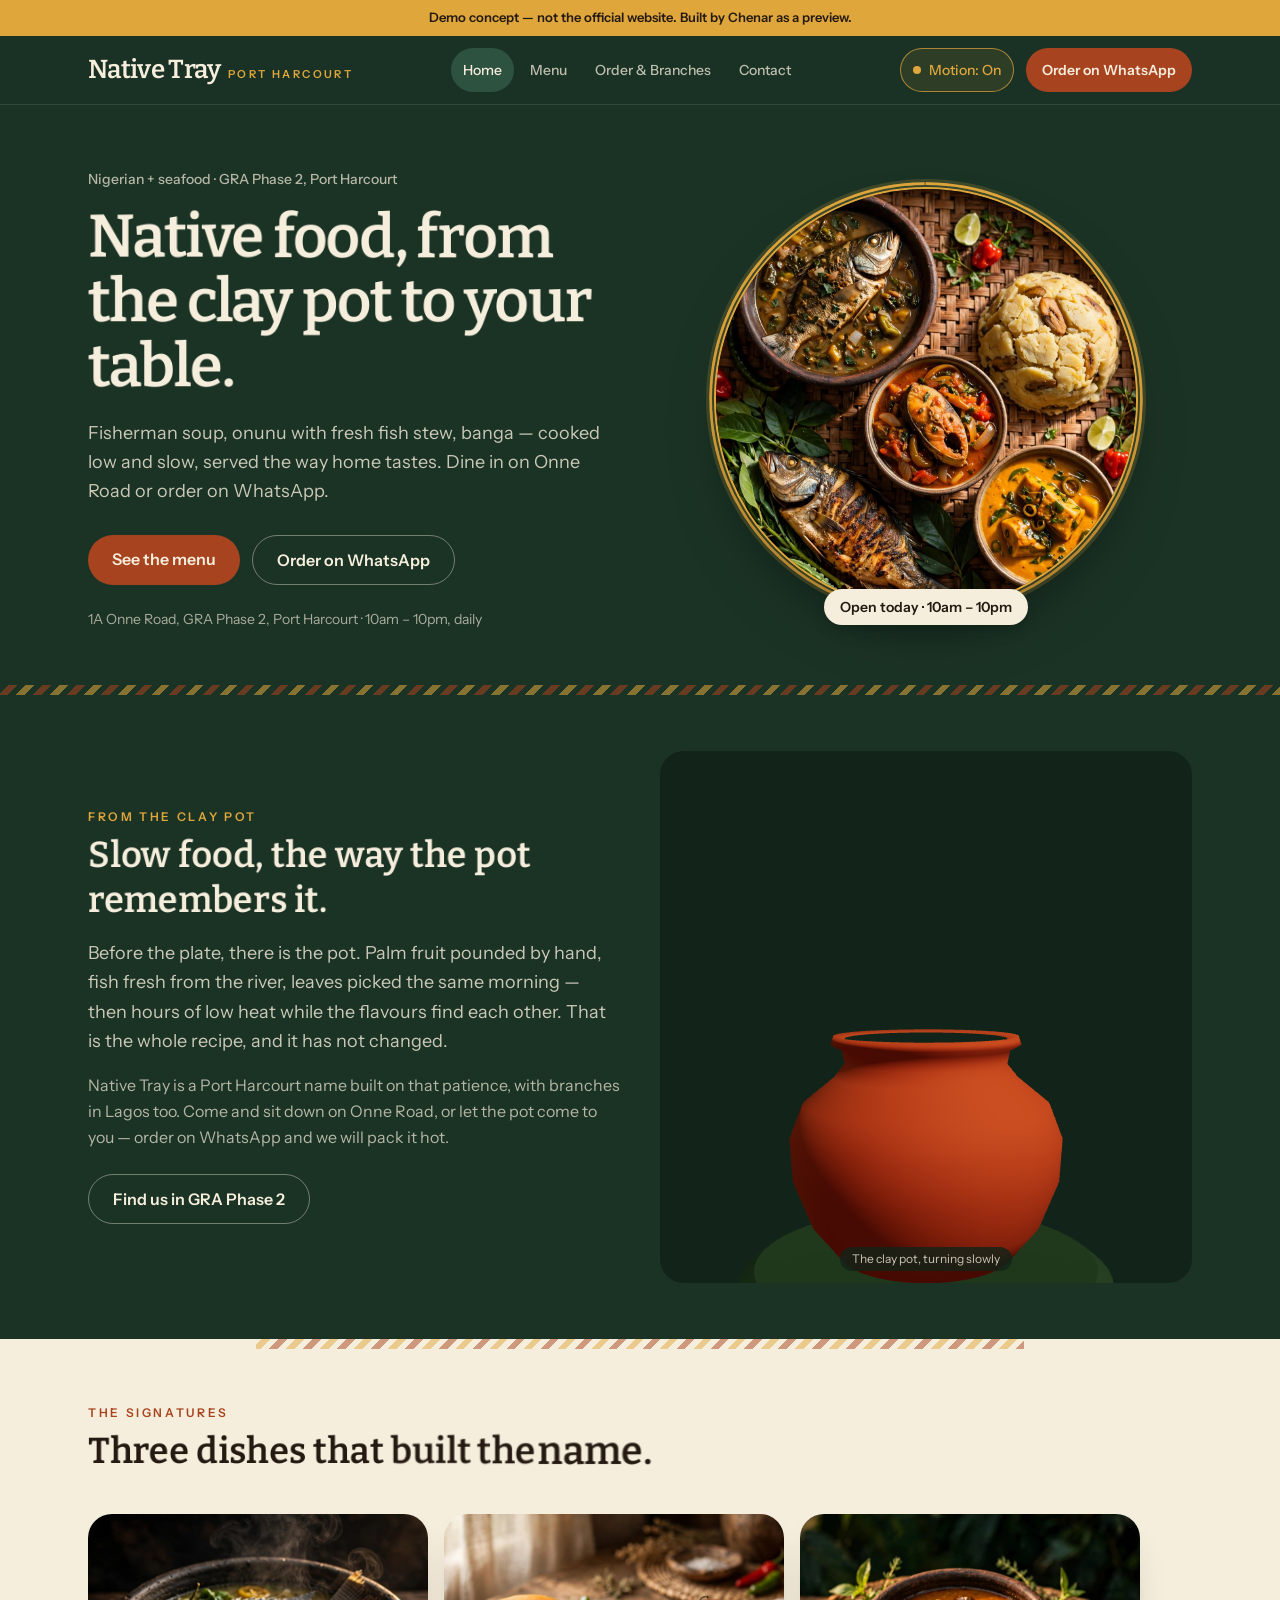
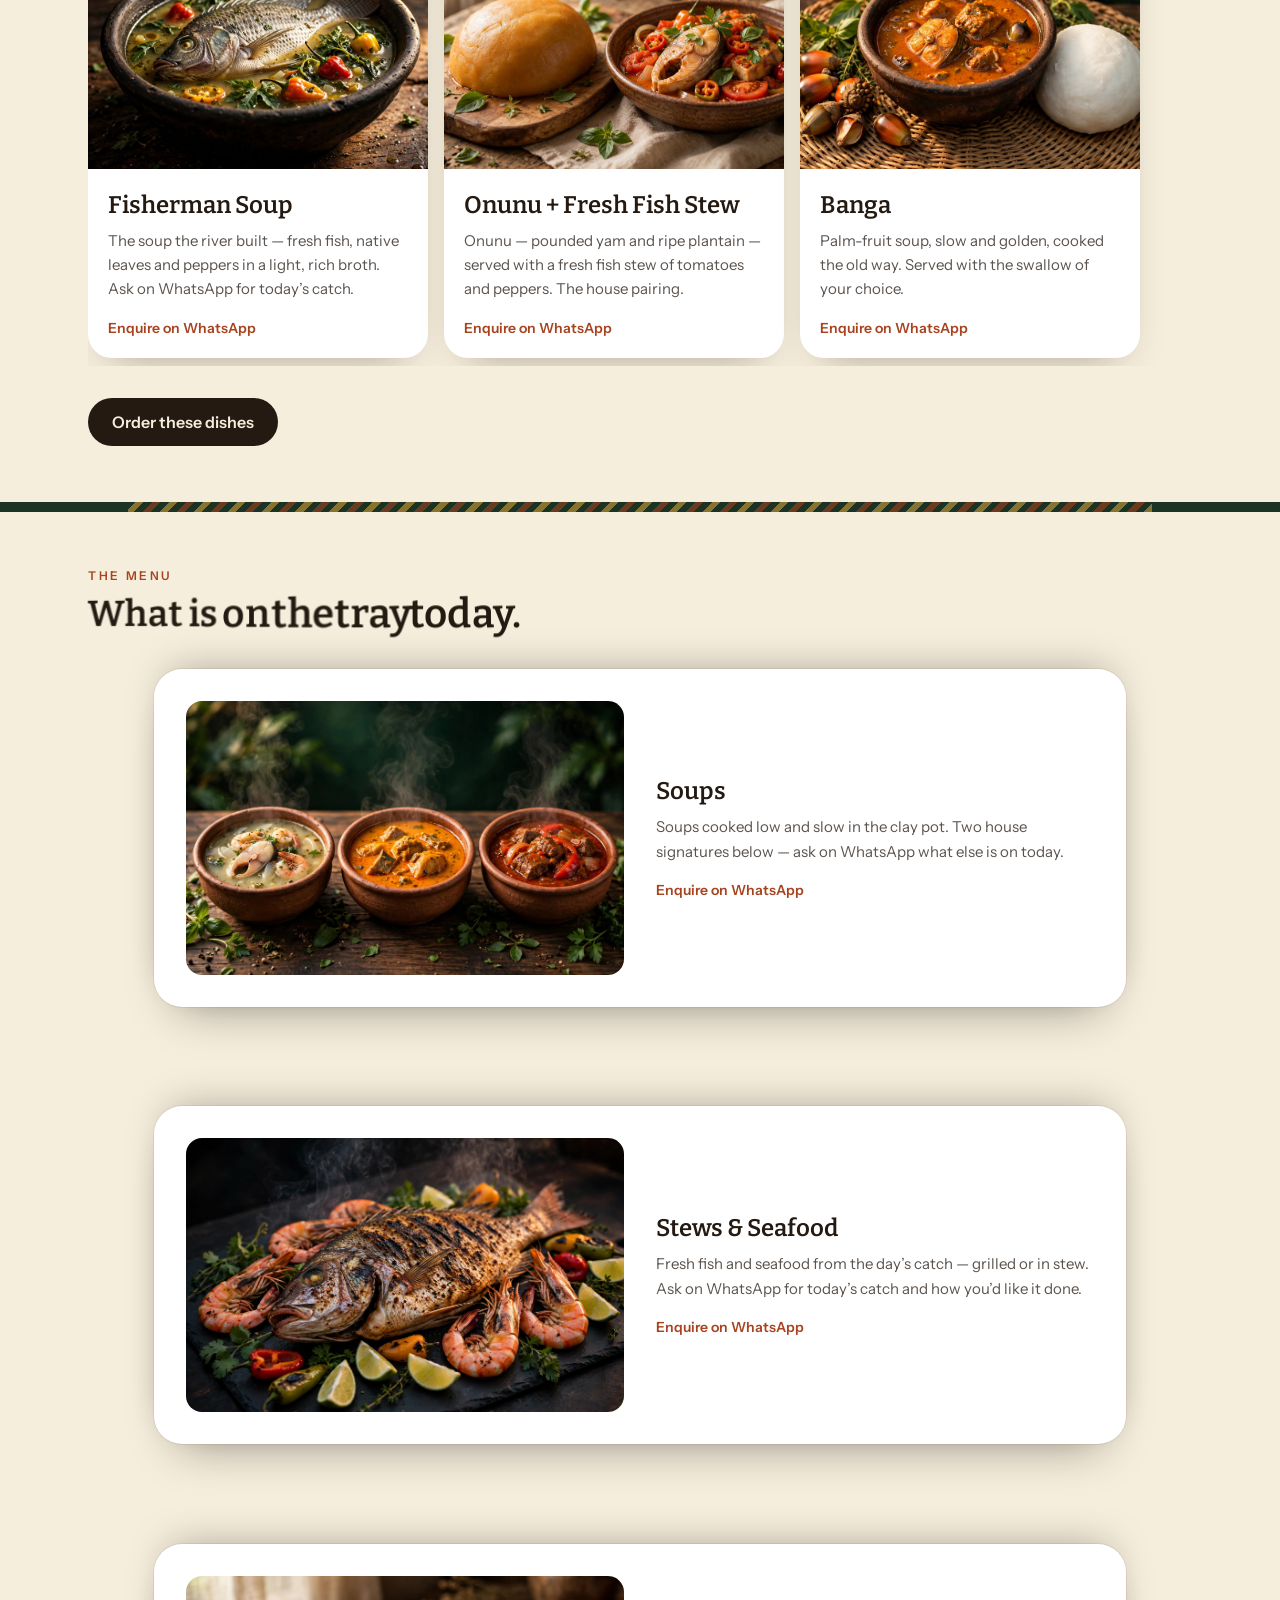
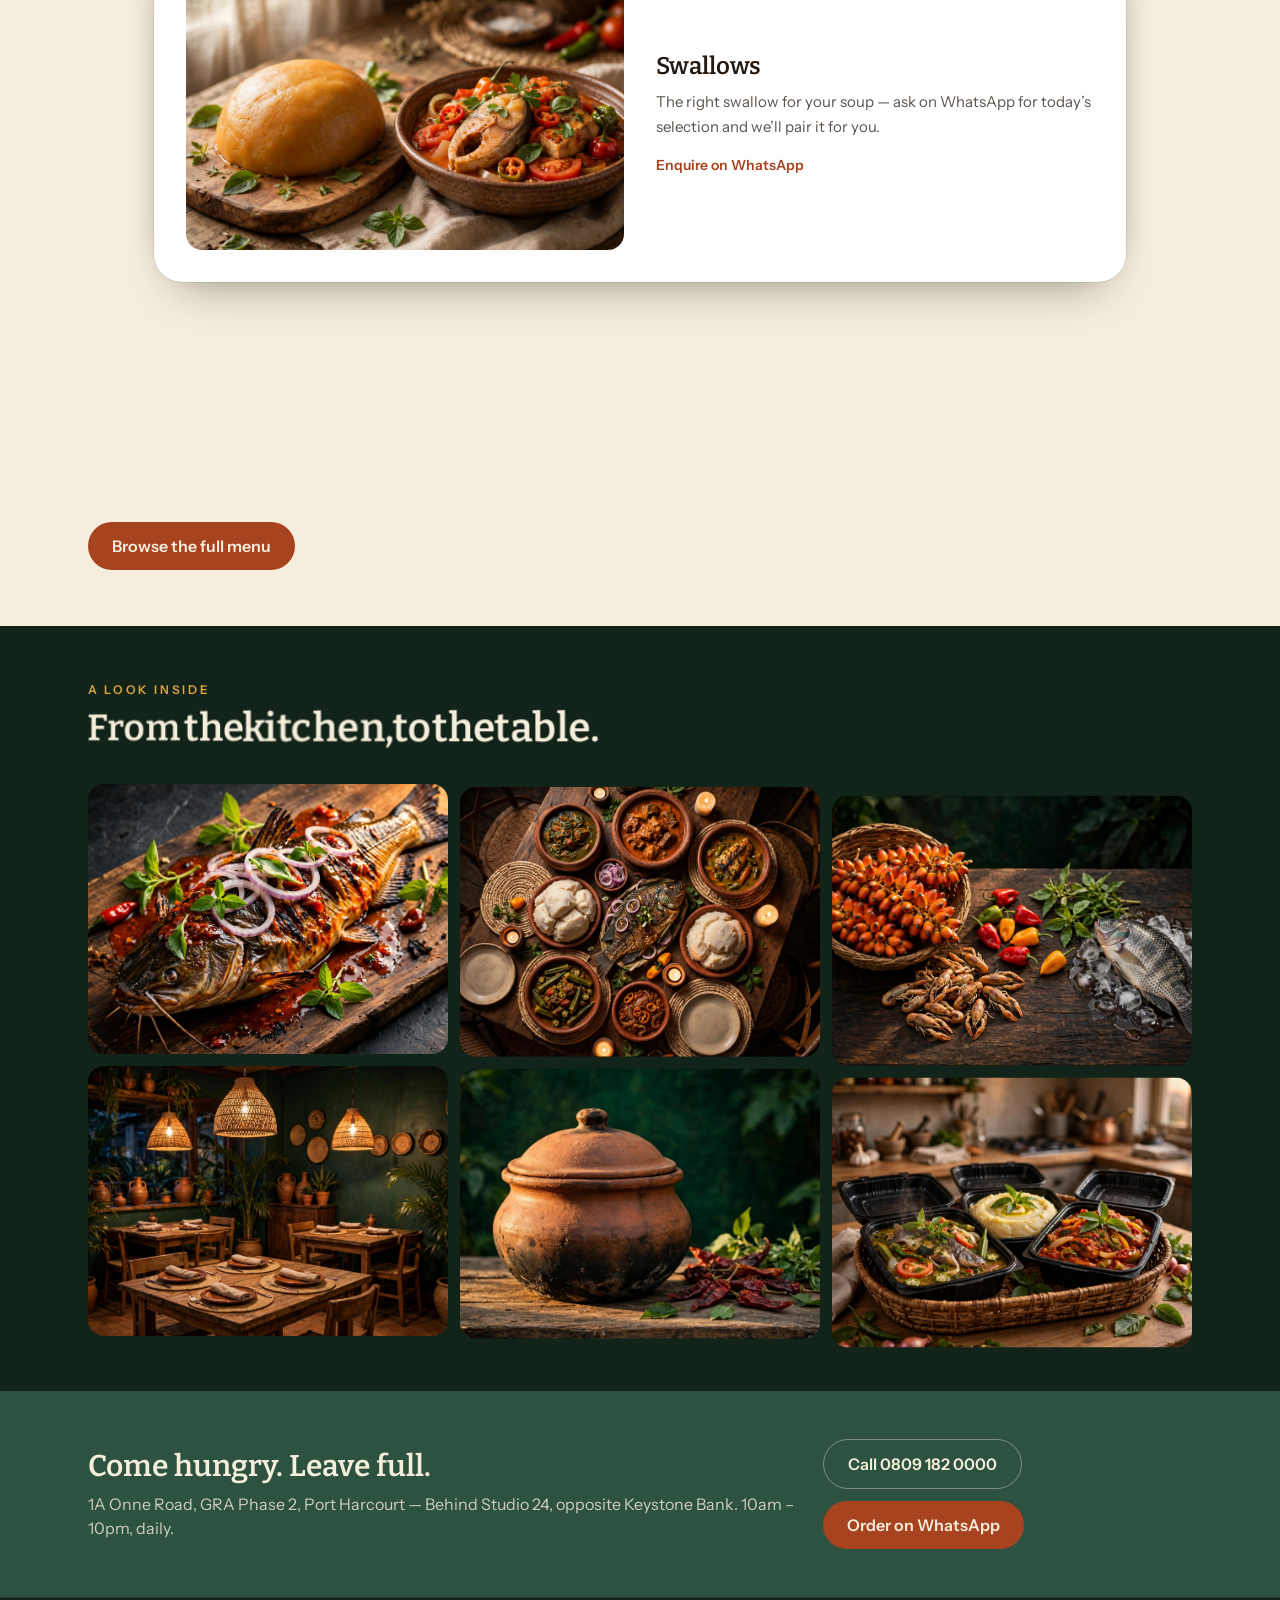
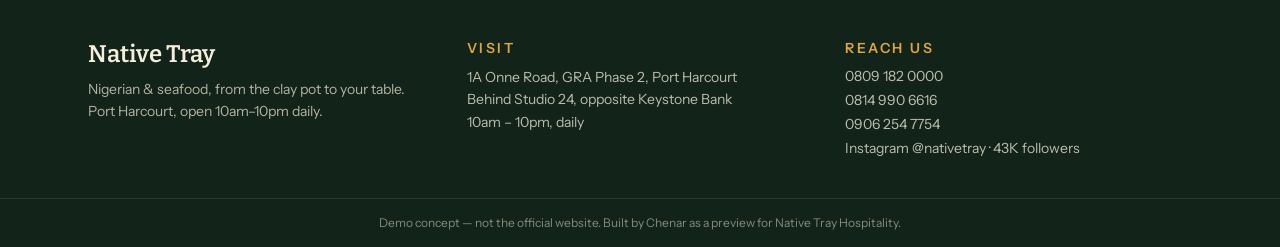
<file: nativetray/index.html>
<!doctype html>
<html lang="en">
  <head>
    <meta charset="UTF-8" />
    <link rel="icon" type="image/svg+xml" href="./favicon.svg" />
    <meta name="viewport" content="width=device-width, initial-scale=1.0, viewport-fit=cover, interactive-widget=resizes-content" />
    <meta name="theme-color" content="#1B3325" />
    <meta
      name="description"
      content="Native Tray — Nigerian and seafood restaurant in GRA Phase 2, Port Harcourt. Fisherman soup, onunu with fresh fish stew, banga. Open 10am–10pm daily. Order on WhatsApp. Demo concept by Chenar."
    />
    <link rel="preconnect" href="https://fonts.googleapis.com" />
    <link rel="preconnect" href="https://fonts.gstatic.com" crossorigin />
    <link
      href="https://fonts.googleapis.com/css2?family=Bitter:wght@500;600;700;800&family=Instrument+Sans:wght@400;500;600;700&display=swap"
      rel="stylesheet"
    />
    <title>Native Tray — Nigerian &amp; Seafood Restaurant, Port Harcourt</title>
    <script type="module" crossorigin src="./assets/index-CkB3KdOx.js"></script>
    <link rel="stylesheet" crossorigin href="./assets/index-8KR01R8g.css">
  </head>
  <body>
    <div id="root"></div>
  </body>
</html>
</file>
<file: asiatown/assets/index-BHp4ng0Q.css>
@import "https://fonts.googleapis.com/css2?family=Noto+Serif+SC:wght@600;700;900&family=Manrope:wght@400;500;700;800&display=swap";@layer components;@layer properties{@supports (((-webkit-hyphens:none)) and (not (margin-trim:block))) or ((-moz-orient:inline) and (not (color:rgb(from red r g b)))){*,:before,:after,::backdrop{--tw-rotate-x:initial;--tw-rotate-y:initial;--tw-rotate-z:initial;--tw-skew-x:initial;--tw-skew-y:initial;--tw-space-y-reverse:0;--tw-border-style:solid;--tw-leading:initial;--tw-font-weight:initial;--tw-tracking:initial;--tw-shadow:0 0 #0000;--tw-shadow-color:initial;--tw-shadow-alpha:100%;--tw-inset-shadow:0 0 #0000;--tw-inset-shadow-color:initial;--tw-inset-shadow-alpha:100%;--tw-ring-color:initial;--tw-ring-shadow:0 0 #0000;--tw-inset-ring-color:initial;--tw-inset-ring-shadow:0 0 #0000;--tw-ring-inset:initial;--tw-ring-offset-width:0px;--tw-ring-offset-color:#fff;--tw-ring-offset-shadow:0 0 #0000;--tw-outline-style:solid;--tw-blur:initial;--tw-brightness:initial;--tw-contrast:initial;--tw-grayscale:initial;--tw-hue-rotate:initial;--tw-invert:initial;--tw-opacity:initial;--tw-saturate:initial;--tw-sepia:initial;--tw-drop-shadow:initial;--tw-drop-shadow-color:initial;--tw-drop-shadow-alpha:100%;--tw-drop-shadow-size:initial;--tw-backdrop-blur:initial;--tw-backdrop-brightness:initial;--tw-backdrop-contrast:initial;--tw-backdrop-grayscale:initial;--tw-backdrop-hue-rotate:initial;--tw-backdrop-invert:initial;--tw-backdrop-opacity:initial;--tw-backdrop-saturate:initial;--tw-backdrop-sepia:initial;--tw-duration:initial;--tw-ease:initial;--tw-scale-x:1;--tw-scale-y:1;--tw-scale-z:1;--tw-animation-delay:0s;--tw-animation-direction:normal;--tw-animation-duration:initial;--tw-animation-fill-mode:none;--tw-animation-iteration-count:1;--tw-enter-blur:0;--tw-enter-opacity:1;--tw-enter-rotate:0;--tw-enter-scale:1;--tw-enter-translate-x:0;--tw-enter-translate-y:0;--tw-exit-blur:0;--tw-exit-opacity:1;--tw-exit-rotate:0;--tw-exit-scale:1;--tw-exit-translate-x:0;--tw-exit-translate-y:0}}}@layer theme{:root,:host{--font-sans:-apple-system, BlinkMacSystemFont, "Segoe UI", Roboto, "Helvetica Neue", "Noto Sans", Arial, sans-serif, "Apple Color Emoji", "Segoe UI Emoji", "Segoe UI Symbol", "Noto Color Emoji";--font-mono:ui-monospace, SFMono-Regular, Menlo, Monaco, Consolas, "Liberation Mono", "Courier New", monospace;--spacing:.25rem;--container-lg:32rem;--container-xl:36rem;--container-2xl:42rem;--container-6xl:72rem;--text-xs:.75rem;--text-xs--line-height:calc(1 / .75);--text-sm:.875rem;--text-sm--line-height:calc(1.25 / .875);--text-base:1rem;--text-base--line-height:calc(1.5 / 1);--text-lg:1.125rem;--text-lg--line-height:calc(1.75 / 1.125);--text-xl:1.25rem;--text-xl--line-height:calc(1.75 / 1.25);--text-2xl:1.5rem;--text-2xl--line-height:calc(2 / 1.5);--text-3xl:1.875rem;--text-3xl--line-height:calc(2.25 / 1.875);--text-4xl:2.25rem;--text-4xl--line-height:calc(2.5 / 2.25);--text-5xl:3rem;--text-5xl--line-height:1;--text-6xl:3.75rem;--text-6xl--line-height:1;--text-7xl:4.5rem;--text-7xl--line-height:1;--text-8xl:6rem;--text-8xl--line-height:1;--text-9xl:8rem;--text-9xl--line-height:1;--font-weight-medium:500;--font-weight-semibold:600;--font-weight-bold:700;--font-weight-black:900;--tracking-tight:-.025em;--tracking-wide:.025em;--leading-tight:1.25;--leading-snug:1.375;--leading-relaxed:1.625;--radius-2xl:1rem;--ease-out:cubic-bezier(.23, 1, .32, 1);--ease-in-out:cubic-bezier(.4, 0, .2, 1);--default-transition-duration:.15s;--default-transition-timing-function:cubic-bezier(.4, 0, .2, 1);--default-font-family:var(--font-sans);--default-mono-font-family:var(--font-mono);--color-ink:#140b08;--color-ink2:#1e120c;--color-lacquer:#a31621;--color-gold:#c8a24b;--color-cream:#f6eee1;--color-ember:#e07840;--color-jade:#33584a;--font-display:"Noto Serif SC", Georgia, serif;--font-body:"Manrope", system-ui, sans-serif}}@layer base{*,:after,:before,::backdrop{box-sizing:border-box;border:0 solid;margin:0;padding:0}::file-selector-button{box-sizing:border-box;border:0 solid;margin:0;padding:0}html,:host{-webkit-text-size-adjust:100%;tab-size:4;line-height:1.5;font-family:var(--default-font-family,-apple-system, BlinkMacSystemFont, "Segoe UI", Roboto, "Helvetica Neue", "Noto Sans", Arial, sans-serif, "Apple Color Emoji", "Segoe UI Emoji", "Segoe UI Symbol", "Noto Color Emoji");font-feature-settings:var(--default-font-feature-settings,normal);font-variation-settings:var(--default-font-variation-settings,normal);-webkit-tap-highlight-color:transparent}hr{height:0;color:inherit;border-top-width:1px}abbr:where([title]){-webkit-text-decoration:underline dotted;text-decoration:underline dotted}h1,h2,h3,h4,h5,h6{font-size:inherit;font-weight:inherit}a{color:inherit;-webkit-text-decoration:inherit;-webkit-text-decoration:inherit;-webkit-text-decoration:inherit;-webkit-text-decoration:inherit;text-decoration:inherit}b,strong{font-weight:bolder}code,kbd,samp,pre{font-family:var(--default-mono-font-family,ui-monospace, SFMono-Regular, Menlo, Monaco, Consolas, "Liberation Mono", "Courier New", monospace);font-feature-settings:var(--default-mono-font-feature-settings,normal);font-variation-settings:var(--default-mono-font-variation-settings,normal);font-size:1em}small{font-size:80%}sub,sup{vertical-align:baseline;font-size:75%;line-height:0;position:relative}sub{bottom:-.25em}sup{top:-.5em}table{text-indent:0;border-color:inherit;border-collapse:collapse}:-moz-focusring:where(:not(iframe)){outline:auto}progress{vertical-align:baseline}summary{display:list-item}ol,ul,menu{list-style:none}img,svg,video,canvas,audio,iframe,embed,object{vertical-align:middle;display:block}img,video{max-width:100%;height:auto}button,input,select,optgroup,textarea{font:inherit;font-feature-settings:inherit;font-variation-settings:inherit;letter-spacing:inherit;color:inherit;opacity:1;background-color:#0000;border-radius:0}::file-selector-button{font:inherit;font-feature-settings:inherit;font-variation-settings:inherit;letter-spacing:inherit;color:inherit;opacity:1;background-color:#0000;border-radius:0}:where(select:is([multiple],[size])) optgroup{font-weight:bolder}:where(select:is([multiple],[size])) optgroup option{padding-inline-start:20px}::file-selector-button{margin-inline-end:4px}::placeholder{opacity:1}@supports (not ((-webkit-appearance:-apple-pay-button))) or (contain-intrinsic-size:1px){::placeholder{color:currentColor}@supports (color:color-mix(in lab, red, red)){::placeholder{color:color-mix(in oklab, currentcolor 50%, transparent)}}}textarea{resize:vertical}::-webkit-search-decoration{-webkit-appearance:none}::-webkit-date-and-time-value{min-height:1lh;text-align:inherit}::-webkit-datetime-edit{display:inline-flex}::-webkit-datetime-edit-fields-wrapper{padding:0}::-webkit-datetime-edit{padding-block:0}::-webkit-datetime-edit-year-field{padding-block:0}::-webkit-datetime-edit-month-field{padding-block:0}::-webkit-datetime-edit-day-field{padding-block:0}::-webkit-datetime-edit-hour-field{padding-block:0}::-webkit-datetime-edit-minute-field{padding-block:0}::-webkit-datetime-edit-second-field{padding-block:0}::-webkit-datetime-edit-millisecond-field{padding-block:0}::-webkit-datetime-edit-meridiem-field{padding-block:0}::-webkit-calendar-picker-indicator{line-height:1}:-moz-ui-invalid{box-shadow:none}button,input:where([type=button],[type=reset],[type=submit]){appearance:button}::file-selector-button{appearance:button}::-webkit-inner-spin-button{height:auto}::-webkit-outer-spin-button{height:auto}[hidden]:where(:not([hidden=until-found])){display:none!important}*{border-color:var(--border);outline-color:var(--ring)}@supports (color:color-mix(in lab, red, red)){*{outline-color:color-mix(in oklab, var(--ring) 50%, transparent)}}body{background-color:var(--background);color:var(--foreground)}}@layer utilities{.pointer-events-none{pointer-events:none}.invisible{visibility:hidden}.visible{visibility:visible}.sr-only{clip-path:inset(50%);white-space:nowrap;border-width:0;width:1px;height:1px;margin:-1px;padding:0;position:absolute;overflow:hidden}.absolute{position:absolute}.fixed{position:fixed}.relative{position:relative}.static{position:static}.sticky{position:sticky}.-inset-x-3{inset-inline:calc(var(--spacing) * -3)}.inset-x-0{inset-inline:0}.-top-4{top:calc(var(--spacing) * -4)}.top-0{top:0}.bottom-0{bottom:0}.bottom-6{bottom:calc(var(--spacing) * 6)}.isolate{isolation:isolate}.z-40{z-index:40}.order-2{order:2}.mx-auto{margin-inline:auto}.mt-1{margin-top:var(--spacing)}.mt-2{margin-top:calc(var(--spacing) * 2)}.mt-3{margin-top:calc(var(--spacing) * 3)}.mt-4{margin-top:calc(var(--spacing) * 4)}.mt-5{margin-top:calc(var(--spacing) * 5)}.mt-6{margin-top:calc(var(--spacing) * 6)}.mt-7{margin-top:calc(var(--spacing) * 7)}.mt-8{margin-top:calc(var(--spacing) * 8)}.mt-10{margin-top:calc(var(--spacing) * 10)}.mt-14{margin-top:calc(var(--spacing) * 14)}.mb-4{margin-bottom:calc(var(--spacing) * 4)}.block{display:block}.contents{display:contents}.flex{display:flex}.grid{display:grid}.hidden{display:none}.inline{display:inline}.inline-block{display:inline-block}.inline-flex{display:inline-flex}.table{display:table}.aspect-\[3\/4\]{aspect-ratio:3/4}.aspect-\[4\/3\]{aspect-ratio:4/3}.aspect-\[4\/5\]{aspect-ratio:4/5}.aspect-square{aspect-ratio:1}.h-2{height:calc(var(--spacing) * 2)}.h-9{height:calc(var(--spacing) * 9)}.h-10{height:calc(var(--spacing) * 10)}.h-64{height:calc(var(--spacing) * 64)}.h-full{height:100%}.min-h-11{min-height:calc(var(--spacing) * 11)}.min-h-12{min-height:calc(var(--spacing) * 12)}.min-h-screen{min-height:100vh}.w-2{width:calc(var(--spacing) * 2)}.w-auto{width:auto}.w-full{width:100%}.w-px{width:1px}.max-w-2xl{max-width:var(--container-2xl)}.max-w-6xl{max-width:var(--container-6xl)}.max-w-lg{max-width:var(--container-lg)}.max-w-xl{max-width:var(--container-xl)}.flex-1{flex:1}.transform{transform:var(--tw-rotate-x, ) var(--tw-rotate-y, ) var(--tw-rotate-z, ) var(--tw-skew-x, ) var(--tw-skew-y, )}.resize{resize:both}.columns-2{columns:2}.break-inside-avoid{break-inside:avoid}.grid-cols-2{grid-template-columns:repeat(2,minmax(0,1fr))}.flex-col{flex-direction:column}.flex-wrap{flex-wrap:wrap}.items-center{align-items:center}.items-start{align-items:flex-start}.justify-between{justify-content:space-between}.justify-center{justify-content:center}.gap-2{gap:calc(var(--spacing) * 2)}.gap-3{gap:calc(var(--spacing) * 3)}.gap-4{gap:calc(var(--spacing) * 4)}.gap-6{gap:calc(var(--spacing) * 6)}.gap-8{gap:calc(var(--spacing) * 8)}.gap-10{gap:calc(var(--spacing) * 10)}:where(.space-y-2>:not(:last-child)){--tw-space-y-reverse:0;margin-block-start:calc(calc(var(--spacing) * 2) * var(--tw-space-y-reverse));margin-block-end:calc(calc(var(--spacing) * 2) * calc(1 - var(--tw-space-y-reverse)))}:where(.space-y-3>:not(:last-child)){--tw-space-y-reverse:0;margin-block-start:calc(calc(var(--spacing) * 3) * var(--tw-space-y-reverse));margin-block-end:calc(calc(var(--spacing) * 3) * calc(1 - var(--tw-space-y-reverse)))}:where(.space-y-4>:not(:last-child)){--tw-space-y-reverse:0;margin-block-start:calc(calc(var(--spacing) * 4) * var(--tw-space-y-reverse));margin-block-end:calc(calc(var(--spacing) * 4) * calc(1 - var(--tw-space-y-reverse)))}.overflow-hidden{overflow:hidden}.rounded{border-radius:.25rem}.rounded-2xl{border-radius:var(--radius-2xl)}.rounded-full{border-radius:2147483647px}.rounded-lg{border-radius:var(--radius)}.rounded-xl{border-radius:calc(var(--radius) + 4px)}.border{border-style:var(--tw-border-style);border-width:1px}.border-y{border-block-style:var(--tw-border-style);border-block-width:1px}.border-t{border-top-style:var(--tw-border-style);border-top-width:1px}.border-b{border-bottom-style:var(--tw-border-style);border-bottom-width:1px}.border-cream\/30{border-color:#f6eee14d}@supports (color:color-mix(in lab, red, red)){.border-cream\/30{border-color:color-mix(in oklab, var(--color-cream) 30%, transparent)}}.border-gold{border-color:var(--color-gold)}.border-gold\/15{border-color:#c8a24b26}@supports (color:color-mix(in lab, red, red)){.border-gold\/15{border-color:color-mix(in oklab, var(--color-gold) 15%, transparent)}}.border-gold\/20{border-color:#c8a24b33}@supports (color:color-mix(in lab, red, red)){.border-gold\/20{border-color:color-mix(in oklab, var(--color-gold) 20%, transparent)}}.border-gold\/25{border-color:#c8a24b40}@supports (color:color-mix(in lab, red, red)){.border-gold\/25{border-color:color-mix(in oklab, var(--color-gold) 25%, transparent)}}.border-gold\/30{border-color:#c8a24b4d}@supports (color:color-mix(in lab, red, red)){.border-gold\/30{border-color:color-mix(in oklab, var(--color-gold) 30%, transparent)}}.border-gold\/40{border-color:#c8a24b66}@supports (color:color-mix(in lab, red, red)){.border-gold\/40{border-color:color-mix(in oklab, var(--color-gold) 40%, transparent)}}.border-gold\/50{border-color:#c8a24b80}@supports (color:color-mix(in lab, red, red)){.border-gold\/50{border-color:color-mix(in oklab, var(--color-gold) 50%, transparent)}}.border-gold\/60{border-color:#c8a24b99}@supports (color:color-mix(in lab, red, red)){.border-gold\/60{border-color:color-mix(in oklab, var(--color-gold) 60%, transparent)}}.border-gold\/70{border-color:#c8a24bb3}@supports (color:color-mix(in lab, red, red)){.border-gold\/70{border-color:color-mix(in oklab, var(--color-gold) 70%, transparent)}}.bg-cream{background-color:var(--color-cream)}.bg-cream\/50{background-color:#f6eee180}@supports (color:color-mix(in lab, red, red)){.bg-cream\/50{background-color:color-mix(in oklab, var(--color-cream) 50%, transparent)}}.bg-gold{background-color:var(--color-gold)}.bg-ink{background-color:var(--color-ink)}.bg-ink\/95{background-color:#140b08f2}@supports (color:color-mix(in lab, red, red)){.bg-ink\/95{background-color:color-mix(in oklab, var(--color-ink) 95%, transparent)}}.bg-ink\/97{background-color:#140b08f7}@supports (color:color-mix(in lab, red, red)){.bg-ink\/97{background-color:color-mix(in oklab, var(--color-ink) 97%, transparent)}}.bg-ink2{background-color:var(--color-ink2)}.bg-jade\/30{background-color:#33584a4d}@supports (color:color-mix(in lab, red, red)){.bg-jade\/30{background-color:color-mix(in oklab, var(--color-jade) 30%, transparent)}}.bg-lacquer{background-color:var(--color-lacquer)}.bg-lacquer\/15{background-color:#a3162126}@supports (color:color-mix(in lab, red, red)){.bg-lacquer\/15{background-color:color-mix(in oklab, var(--color-lacquer) 15%, transparent)}}.object-cover{object-fit:cover}.p-4{padding:calc(var(--spacing) * 4)}.p-6{padding:calc(var(--spacing) * 6)}.px-2{padding-inline:calc(var(--spacing) * 2)}.px-3{padding-inline:calc(var(--spacing) * 3)}.px-4{padding-inline:calc(var(--spacing) * 4)}.px-5{padding-inline:calc(var(--spacing) * 5)}.px-6{padding-inline:calc(var(--spacing) * 6)}.px-7{padding-inline:calc(var(--spacing) * 7)}.py-1{padding-block:var(--spacing)}.py-2{padding-block:calc(var(--spacing) * 2)}.py-2\.5{padding-block:calc(var(--spacing) * 2.5)}.py-3{padding-block:calc(var(--spacing) * 3)}.py-4{padding-block:calc(var(--spacing) * 4)}.py-10{padding-block:calc(var(--spacing) * 10)}.py-12{padding-block:calc(var(--spacing) * 12)}.py-14{padding-block:calc(var(--spacing) * 14)}.py-16{padding-block:calc(var(--spacing) * 16)}.pt-3{padding-top:calc(var(--spacing) * 3)}.pt-10{padding-top:calc(var(--spacing) * 10)}.pt-\[max\(0\.5rem\,env\(safe-area-inset-top\)\)\]{padding-top:max(.5rem, env(safe-area-inset-top))}.pb-2{padding-bottom:calc(var(--spacing) * 2)}.pb-6{padding-bottom:calc(var(--spacing) * 6)}.pb-16{padding-bottom:calc(var(--spacing) * 16)}.text-center{text-align:center}.text-right{text-align:right}.align-bottom{vertical-align:bottom}.font-body{font-family:var(--font-body)}.font-display{font-family:var(--font-display)}.text-2xl{font-size:var(--text-2xl);line-height:var(--tw-leading,var(--text-2xl--line-height))}.text-3xl{font-size:var(--text-3xl);line-height:var(--tw-leading,var(--text-3xl--line-height))}.text-4xl{font-size:var(--text-4xl);line-height:var(--tw-leading,var(--text-4xl--line-height))}.text-5xl{font-size:var(--text-5xl);line-height:var(--tw-leading,var(--text-5xl--line-height))}.text-7xl{font-size:var(--text-7xl);line-height:var(--tw-leading,var(--text-7xl--line-height))}.text-base{font-size:var(--text-base);line-height:var(--tw-leading,var(--text-base--line-height))}.text-lg{font-size:var(--text-lg);line-height:var(--tw-leading,var(--text-lg--line-height))}.text-sm{font-size:var(--text-sm);line-height:var(--tw-leading,var(--text-sm--line-height))}.text-xl{font-size:var(--text-xl);line-height:var(--tw-leading,var(--text-xl--line-height))}.text-xs{font-size:var(--text-xs);line-height:var(--tw-leading,var(--text-xs--line-height))}.text-\[13px\]{font-size:13px}.leading-\[1\.05\]{--tw-leading:1.05;line-height:1.05}.leading-none{--tw-leading:1;line-height:1}.leading-relaxed{--tw-leading:var(--leading-relaxed);line-height:var(--leading-relaxed)}.leading-snug{--tw-leading:var(--leading-snug);line-height:var(--leading-snug)}.leading-tight{--tw-leading:var(--leading-tight);line-height:var(--leading-tight)}.font-black{--tw-font-weight:var(--font-weight-black);font-weight:var(--font-weight-black)}.font-bold{--tw-font-weight:var(--font-weight-bold);font-weight:var(--font-weight-bold)}.font-medium{--tw-font-weight:var(--font-weight-medium);font-weight:var(--font-weight-medium)}.font-semibold{--tw-font-weight:var(--font-weight-semibold);font-weight:var(--font-weight-semibold)}.tracking-tight{--tw-tracking:var(--tracking-tight);letter-spacing:var(--tracking-tight)}.tracking-wide{--tw-tracking:var(--tracking-wide);letter-spacing:var(--tracking-wide)}.break-words{overflow-wrap:break-word}.text-cream{color:var(--color-cream)}.text-cream\/50{color:#f6eee180}@supports (color:color-mix(in lab, red, red)){.text-cream\/50{color:color-mix(in oklab, var(--color-cream) 50%, transparent)}}.text-cream\/60{color:#f6eee199}@supports (color:color-mix(in lab, red, red)){.text-cream\/60{color:color-mix(in oklab, var(--color-cream) 60%, transparent)}}.text-cream\/70{color:#f6eee1b3}@supports (color:color-mix(in lab, red, red)){.text-cream\/70{color:color-mix(in oklab, var(--color-cream) 70%, transparent)}}.text-cream\/75{color:#f6eee1bf}@supports (color:color-mix(in lab, red, red)){.text-cream\/75{color:color-mix(in oklab, var(--color-cream) 75%, transparent)}}.text-cream\/80{color:#f6eee1cc}@supports (color:color-mix(in lab, red, red)){.text-cream\/80{color:color-mix(in oklab, var(--color-cream) 80%, transparent)}}.text-cream\/85{color:#f6eee1d9}@supports (color:color-mix(in lab, red, red)){.text-cream\/85{color:color-mix(in oklab, var(--color-cream) 85%, transparent)}}.text-ember{color:var(--color-ember)}.text-gold{color:var(--color-gold)}.text-ink{color:var(--color-ink)}.underline{text-decoration-line:underline}.opacity-70{opacity:.7}.shadow-2xl{--tw-shadow:0 25px 50px -12px var(--tw-shadow-color,#00000040);box-shadow:var(--tw-inset-shadow), var(--tw-inset-ring-shadow), var(--tw-ring-offset-shadow), var(--tw-ring-shadow), var(--tw-shadow)}.outline{outline-style:var(--tw-outline-style);outline-width:1px}.blur{--tw-blur:blur(8px);filter:var(--tw-blur, ) var(--tw-brightness, ) var(--tw-contrast, ) var(--tw-grayscale, ) var(--tw-hue-rotate, ) var(--tw-invert, ) var(--tw-saturate, ) var(--tw-sepia, ) var(--tw-drop-shadow, )}.filter{filter:var(--tw-blur, ) var(--tw-brightness, ) var(--tw-contrast, ) var(--tw-grayscale, ) var(--tw-hue-rotate, ) var(--tw-invert, ) var(--tw-saturate, ) var(--tw-sepia, ) var(--tw-drop-shadow, )}.backdrop-blur{--tw-backdrop-blur:blur(8px);-webkit-backdrop-filter:var(--tw-backdrop-blur, ) var(--tw-backdrop-brightness, ) var(--tw-backdrop-contrast, ) var(--tw-backdrop-grayscale, ) var(--tw-backdrop-hue-rotate, ) var(--tw-backdrop-invert, ) var(--tw-backdrop-opacity, ) var(--tw-backdrop-saturate, ) var(--tw-backdrop-sepia, );backdrop-filter:var(--tw-backdrop-blur, ) var(--tw-backdrop-brightness, ) var(--tw-backdrop-contrast, ) var(--tw-backdrop-grayscale, ) var(--tw-backdrop-hue-rotate, ) var(--tw-backdrop-invert, ) var(--tw-backdrop-opacity, ) var(--tw-backdrop-saturate, ) var(--tw-backdrop-sepia, )}.backdrop-filter{-webkit-backdrop-filter:var(--tw-backdrop-blur, ) var(--tw-backdrop-brightness, ) var(--tw-backdrop-contrast, ) var(--tw-backdrop-grayscale, ) var(--tw-backdrop-hue-rotate, ) var(--tw-backdrop-invert, ) var(--tw-backdrop-opacity, ) var(--tw-backdrop-saturate, ) var(--tw-backdrop-sepia, );backdrop-filter:var(--tw-backdrop-blur, ) var(--tw-backdrop-brightness, ) var(--tw-backdrop-contrast, ) var(--tw-backdrop-grayscale, ) var(--tw-backdrop-hue-rotate, ) var(--tw-backdrop-invert, ) var(--tw-backdrop-opacity, ) var(--tw-backdrop-saturate, ) var(--tw-backdrop-sepia, )}.transition{transition-property:color,background-color,border-color,outline-color,text-decoration-color,fill,stroke,--tw-gradient-from,--tw-gradient-via,--tw-gradient-to,opacity,box-shadow,transform,translate,scale,rotate,filter,-webkit-backdrop-filter,backdrop-filter,display,content-visibility,overlay,pointer-events;transition-timing-function:var(--tw-ease,var(--default-transition-timing-function));transition-duration:var(--tw-duration,var(--default-transition-duration))}.transition-colors{transition-property:color,background-color,border-color,outline-color,text-decoration-color,fill,stroke,--tw-gradient-from,--tw-gradient-via,--tw-gradient-to;transition-timing-function:var(--tw-ease,var(--default-transition-timing-function));transition-duration:var(--tw-duration,var(--default-transition-duration))}.transition-transform{transition-property:transform,translate,scale,rotate;transition-timing-function:var(--tw-ease,var(--default-transition-timing-function));transition-duration:var(--tw-duration,var(--default-transition-duration))}.duration-100{--tw-duration:.1s;transition-duration:.1s}.duration-300{--tw-duration:.3s;transition-duration:.3s}.ease-in-out{--tw-ease:var(--ease-in-out);transition-timing-function:var(--ease-in-out)}.ease-out{--tw-ease:var(--ease-out);transition-timing-function:var(--ease-out)}.\[xml\:lang\]{xml:lang}.placeholder\:text-cream\/40::placeholder{color:#f6eee166}@supports (color:color-mix(in lab, red, red)){.placeholder\:text-cream\/40::placeholder{color:color-mix(in oklab, var(--color-cream) 40%, transparent)}}.first\:border-t-0:first-child{border-top-style:var(--tw-border-style);border-top-width:0}.first\:pt-2:first-child{padding-top:calc(var(--spacing) * 2)}@media (hover:hover){.hover\:scale-105:hover{--tw-scale-x:105%;--tw-scale-y:105%;--tw-scale-z:105%;scale:var(--tw-scale-x) var(--tw-scale-y)}.hover\:border-gold:hover{border-color:var(--color-gold)}.hover\:bg-\[\#c11e2c\]:hover{background-color:#c11e2c}.hover\:bg-\[\#d8b45e\]:hover{background-color:#d8b45e}.hover\:text-gold:hover{color:var(--color-gold)}}@media (width>=40rem){.sm\:col-span-2{grid-column:span 2/span 2}.sm\:inline{display:inline}.sm\:grid-cols-2{grid-template-columns:repeat(2,minmax(0,1fr))}}@media (width>=48rem){.md\:col-start-1{grid-column-start:1}.md\:col-start-2{grid-column-start:2}.md\:row-start-1{grid-row-start:1}.md\:block{display:block}.md\:flex{display:flex}.md\:hidden{display:none}.md\:h-80{height:calc(var(--spacing) * 80)}.md\:columns-3{columns:3}.md\:grid-cols-2{grid-template-columns:repeat(2,minmax(0,1fr))}.md\:grid-cols-3{grid-template-columns:repeat(3,minmax(0,1fr))}.md\:grid-cols-4{grid-template-columns:repeat(4,minmax(0,1fr))}.md\:grid-cols-\[1\.05fr_0\.95fr\]{grid-template-columns:1.05fr .95fr}.md\:grid-cols-\[1fr_300px\]{grid-template-columns:1fr 300px}.md\:grid-cols-\[300px_1fr\]{grid-template-columns:300px 1fr}.md\:gap-10{gap:calc(var(--spacing) * 10)}.md\:p-8{padding:calc(var(--spacing) * 8)}.md\:px-6{padding-inline:calc(var(--spacing) * 6)}.md\:px-8{padding-inline:calc(var(--spacing) * 8)}.md\:py-20{padding-block:calc(var(--spacing) * 20)}.md\:pt-16{padding-top:calc(var(--spacing) * 16)}.md\:text-3xl{font-size:var(--text-3xl);line-height:var(--tw-leading,var(--text-3xl--line-height))}.md\:text-4xl{font-size:var(--text-4xl);line-height:var(--tw-leading,var(--text-4xl--line-height))}.md\:text-5xl{font-size:var(--text-5xl);line-height:var(--tw-leading,var(--text-5xl--line-height))}.md\:text-6xl{font-size:var(--text-6xl);line-height:var(--tw-leading,var(--text-6xl--line-height))}.md\:text-7xl{font-size:var(--text-7xl);line-height:var(--tw-leading,var(--text-7xl--line-height))}.md\:text-8xl{font-size:var(--text-8xl);line-height:var(--tw-leading,var(--text-8xl--line-height))}.md\:text-lg{font-size:var(--text-lg);line-height:var(--tw-leading,var(--text-lg--line-height))}}@media (width>=64rem){.lg\:grid-cols-2{grid-template-columns:repeat(2,minmax(0,1fr))}.lg\:text-9xl{font-size:var(--text-9xl);line-height:var(--tw-leading,var(--text-9xl--line-height))}}}@property --tw-animation-delay{syntax:"*";inherits:false;initial-value:0s}@property --tw-animation-direction{syntax:"*";inherits:false;initial-value:normal}@property --tw-animation-duration{syntax:"*";inherits:false}@property --tw-animation-fill-mode{syntax:"*";inherits:false;initial-value:none}@property --tw-animation-iteration-count{syntax:"*";inherits:false;initial-value:1}@property --tw-enter-blur{syntax:"*";inherits:false;initial-value:0}@property --tw-enter-opacity{syntax:"*";inherits:false;initial-value:1}@property --tw-enter-rotate{syntax:"*";inherits:false;initial-value:0}@property --tw-enter-scale{syntax:"*";inherits:false;initial-value:1}@property --tw-enter-translate-x{syntax:"*";inherits:false;initial-value:0}@property --tw-enter-translate-y{syntax:"*";inherits:false;initial-value:0}@property --tw-exit-blur{syntax:"*";inherits:false;initial-value:0}@property --tw-exit-opacity{syntax:"*";inherits:false;initial-value:1}@property --tw-exit-rotate{syntax:"*";inherits:false;initial-value:0}@property --tw-exit-scale{syntax:"*";inherits:false;initial-value:1}@property --tw-exit-translate-x{syntax:"*";inherits:false;initial-value:0}@property --tw-exit-translate-y{syntax:"*";inherits:false;initial-value:0}:root{--radius:.625rem;--background:oklch(100% 0 0);--foreground:oklch(14.5% 0 0);--card:oklch(100% 0 0);--card-foreground:oklch(14.5% 0 0);--popover:oklch(100% 0 0);--popover-foreground:oklch(14.5% 0 0);--primary:oklch(20.5% 0 0);--primary-foreground:oklch(98.5% 0 0);--secondary:oklch(97% 0 0);--secondary-foreground:oklch(20.5% 0 0);--muted:oklch(97% 0 0);--muted-foreground:oklch(55.6% 0 0);--accent:oklch(97% 0 0);--accent-foreground:oklch(20.5% 0 0);--destructive:oklch(57.7% .245 27.325);--border:oklch(92.2% 0 0);--input:oklch(92.2% 0 0);--ring:oklch(70.8% 0 0);--chart-1:oklch(64.6% .222 41.116);--chart-2:oklch(60% .118 184.704);--chart-3:oklch(39.8% .07 227.392);--chart-4:oklch(82.8% .189 84.429);--chart-5:oklch(76.9% .188 70.08);--sidebar:oklch(98.5% 0 0);--sidebar-foreground:oklch(14.5% 0 0);--sidebar-primary:oklch(20.5% 0 0);--sidebar-primary-foreground:oklch(98.5% 0 0);--sidebar-accent:oklch(97% 0 0);--sidebar-accent-foreground:oklch(20.5% 0 0);--sidebar-border:oklch(92.2% 0 0);--sidebar-ring:oklch(70.8% 0 0)}.dark{--background:oklch(14.5% 0 0);--foreground:oklch(98.5% 0 0);--card:oklch(20.5% 0 0);--card-foreground:oklch(98.5% 0 0);--popover:oklch(20.5% 0 0);--popover-foreground:oklch(98.5% 0 0);--primary:oklch(92.2% 0 0);--primary-foreground:oklch(20.5% 0 0);--secondary:oklch(26.9% 0 0);--secondary-foreground:oklch(98.5% 0 0);--muted:oklch(26.9% 0 0);--muted-foreground:oklch(70.8% 0 0);--accent:oklch(26.9% 0 0);--accent-foreground:oklch(98.5% 0 0);--destructive:oklch(70.4% .191 22.216);--border:oklch(100% 0 0/.1);--input:oklch(100% 0 0/.15);--ring:oklch(55.6% 0 0);--chart-1:oklch(48.8% .243 264.376);--chart-2:oklch(69.6% .17 162.48);--chart-3:oklch(76.9% .188 70.08);--chart-4:oklch(62.7% .265 303.9);--chart-5:oklch(64.5% .246 16.439);--sidebar:oklch(20.5% 0 0);--sidebar-foreground:oklch(98.5% 0 0);--sidebar-primary:oklch(48.8% .243 264.376);--sidebar-primary-foreground:oklch(98.5% 0 0);--sidebar-accent:oklch(26.9% 0 0);--sidebar-accent-foreground:oklch(98.5% 0 0);--sidebar-border:oklch(100% 0 0/.1);--sidebar-ring:oklch(55.6% 0 0)}html{scroll-behavior:auto}body{color:#f6eee1;background:#140b08;font-family:Manrope,system-ui,sans-serif}.font-display{font-family:Noto Serif SC,Georgia,serif}.arch{border-radius:999px 999px 12px 12px}.arch-sm{border-radius:999px 999px 8px 8px}.arch-lg{border-radius:999px 999px 16px 16px}html{-webkit-tap-highlight-color:transparent;-webkit-text-size-adjust:100%}input,textarea,select{font-size:16px}button,a,[role=button]{touch-action:manipulation}button,[role=button]{-webkit-user-select:none;user-select:none;-webkit-touch-callout:none}.btn-press{transition:transform .14s var(--ease-out), background-color .14s var(--ease-out), border-color .14s var(--ease-out)}.btn-press:active{transform:scale(.97)}@media (hover:hover) and (pointer:fine){.hover-lift:hover{transform:translateY(-2px)}}html[data-motion=off] *,html[data-motion=off] :before,html[data-motion=off] :after{scroll-behavior:auto!important;transition-duration:.01ms!important;animation-duration:.01ms!important;animation-iteration-count:1!important}:focus-visible{outline-offset:2px;outline:2px solid #c8a24b}@property --tw-rotate-x{syntax:"*";inherits:false}@property --tw-rotate-y{syntax:"*";inherits:false}@property --tw-rotate-z{syntax:"*";inherits:false}@property --tw-skew-x{syntax:"*";inherits:false}@property --tw-skew-y{syntax:"*";inherits:false}@property --tw-space-y-reverse{syntax:"*";inherits:false;initial-value:0}@property --tw-border-style{syntax:"*";inherits:false;initial-value:solid}@property --tw-leading{syntax:"*";inherits:false}@property --tw-font-weight{syntax:"*";inherits:false}@property --tw-tracking{syntax:"*";inherits:false}@property --tw-shadow{syntax:"*";inherits:false;initial-value:0 0 #0000}@property --tw-shadow-color{syntax:"*";inherits:false}@property --tw-shadow-alpha{syntax:"<percentage>";inherits:false;initial-value:100%}@property --tw-inset-shadow{syntax:"*";inherits:false;initial-value:0 0 #0000}@property --tw-inset-shadow-color{syntax:"*";inherits:false}@property --tw-inset-shadow-alpha{syntax:"<percentage>";inherits:false;initial-value:100%}@property --tw-ring-color{syntax:"*";inherits:false}@property --tw-ring-shadow{syntax:"*";inherits:false;initial-value:0 0 #0000}@property --tw-inset-ring-color{syntax:"*";inherits:false}@property --tw-inset-ring-shadow{syntax:"*";inherits:false;initial-value:0 0 #0000}@property --tw-ring-inset{syntax:"*";inherits:false}@property --tw-ring-offset-width{syntax:"<length>";inherits:false;initial-value:0}@property --tw-ring-offset-color{syntax:"*";inherits:false;initial-value:#fff}@property --tw-ring-offset-shadow{syntax:"*";inherits:false;initial-value:0 0 #0000}@property --tw-outline-style{syntax:"*";inherits:false;initial-value:solid}@property --tw-blur{syntax:"*";inherits:false}@property --tw-brightness{syntax:"*";inherits:false}@property --tw-contrast{syntax:"*";inherits:false}@property --tw-grayscale{syntax:"*";inherits:false}@property --tw-hue-rotate{syntax:"*";inherits:false}@property --tw-invert{syntax:"*";inherits:false}@property --tw-opacity{syntax:"*";inherits:false}@property --tw-saturate{syntax:"*";inherits:false}@property --tw-sepia{syntax:"*";inherits:false}@property --tw-drop-shadow{syntax:"*";inherits:false}@property --tw-drop-shadow-color{syntax:"*";inherits:false}@property --tw-drop-shadow-alpha{syntax:"<percentage>";inherits:false;initial-value:100%}@property --tw-drop-shadow-size{syntax:"*";inherits:false}@property --tw-backdrop-blur{syntax:"*";inherits:false}@property --tw-backdrop-brightness{syntax:"*";inherits:false}@property --tw-backdrop-contrast{syntax:"*";inherits:false}@property --tw-backdrop-grayscale{syntax:"*";inherits:false}@property --tw-backdrop-hue-rotate{syntax:"*";inherits:false}@property --tw-backdrop-invert{syntax:"*";inherits:false}@property --tw-backdrop-opacity{syntax:"*";inherits:false}@property --tw-backdrop-saturate{syntax:"*";inherits:false}@property --tw-backdrop-sepia{syntax:"*";inherits:false}@property --tw-duration{syntax:"*";inherits:false}@property --tw-ease{syntax:"*";inherits:false}@property --tw-scale-x{syntax:"*";inherits:false;initial-value:1}@property --tw-scale-y{syntax:"*";inherits:false;initial-value:1}@property --tw-scale-z{syntax:"*";inherits:false;initial-value:1}
</file>
<file: chophouse/assets/index-BxVdW_52.css>
/*! tailwindcss v4.3.5 | MIT License | https://tailwindcss.com */
@layer properties{@supports (((-webkit-hyphens:none)) and (not (margin-trim:block))) or ((-moz-orient:inline) and (not (color:rgb(from red r g b)))){*,:before,:after,::backdrop{--tw-rotate-x:initial;--tw-rotate-y:initial;--tw-rotate-z:initial;--tw-skew-x:initial;--tw-skew-y:initial;--tw-space-y-reverse:0;--tw-border-style:solid;--tw-gradient-position:initial;--tw-gradient-from:#0000;--tw-gradient-via:#0000;--tw-gradient-to:#0000;--tw-gradient-stops:initial;--tw-gradient-via-stops:initial;--tw-gradient-from-position:0%;--tw-gradient-via-position:50%;--tw-gradient-to-position:100%;--tw-leading:initial;--tw-font-weight:initial;--tw-tracking:initial;--tw-ordinal:initial;--tw-slashed-zero:initial;--tw-numeric-figure:initial;--tw-numeric-spacing:initial;--tw-numeric-fraction:initial;--tw-shadow:0 0 #0000;--tw-shadow-color:initial;--tw-shadow-alpha:100%;--tw-inset-shadow:0 0 #0000;--tw-inset-shadow-color:initial;--tw-inset-shadow-alpha:100%;--tw-ring-color:initial;--tw-ring-shadow:0 0 #0000;--tw-inset-ring-color:initial;--tw-inset-ring-shadow:0 0 #0000;--tw-ring-inset:initial;--tw-ring-offset-width:0px;--tw-ring-offset-color:#fff;--tw-ring-offset-shadow:0 0 #0000;--tw-outline-style:solid;--tw-blur:initial;--tw-brightness:initial;--tw-contrast:initial;--tw-grayscale:initial;--tw-hue-rotate:initial;--tw-invert:initial;--tw-opacity:initial;--tw-saturate:initial;--tw-sepia:initial;--tw-drop-shadow:initial;--tw-drop-shadow-color:initial;--tw-drop-shadow-alpha:100%;--tw-drop-shadow-size:initial;--tw-backdrop-blur:initial;--tw-backdrop-brightness:initial;--tw-backdrop-contrast:initial;--tw-backdrop-grayscale:initial;--tw-backdrop-hue-rotate:initial;--tw-backdrop-invert:initial;--tw-backdrop-opacity:initial;--tw-backdrop-saturate:initial;--tw-backdrop-sepia:initial;--tw-duration:initial;--tw-content:"";--tw-scale-x:1;--tw-scale-y:1;--tw-scale-z:1;--tw-animation-delay:0s;--tw-animation-direction:normal;--tw-animation-duration:initial;--tw-animation-fill-mode:none;--tw-animation-iteration-count:1;--tw-enter-blur:0;--tw-enter-opacity:1;--tw-enter-rotate:0;--tw-enter-scale:1;--tw-enter-translate-x:0;--tw-enter-translate-y:0;--tw-exit-blur:0;--tw-exit-opacity:1;--tw-exit-rotate:0;--tw-exit-scale:1;--tw-exit-translate-x:0;--tw-exit-translate-y:0}}}@layer theme{:root,:host{--font-sans:-apple-system, BlinkMacSystemFont, "Segoe UI", Roboto, "Helvetica Neue", "Noto Sans", Arial, sans-serif, "Apple Color Emoji", "Segoe UI Emoji", "Segoe UI Symbol", "Noto Color Emoji";--font-mono:ui-monospace, SFMono-Regular, Menlo, Monaco, Consolas, "Liberation Mono", "Courier New", monospace;--spacing:.25rem;--container-xs:20rem;--container-md:28rem;--container-xl:36rem;--container-2xl:42rem;--container-3xl:48rem;--container-6xl:72rem;--text-xs:.75rem;--text-xs--line-height:calc(1 / .75);--text-sm:.875rem;--text-sm--line-height:calc(1.25 / .875);--text-base:1rem;--text-base--line-height:calc(1.5 / 1);--text-lg:1.125rem;--text-lg--line-height:calc(1.75 / 1.125);--text-xl:1.25rem;--text-xl--line-height:calc(1.75 / 1.25);--text-2xl:1.5rem;--text-2xl--line-height:calc(2 / 1.5);--text-3xl:1.875rem;--text-3xl--line-height:calc(2.25 / 1.875);--text-4xl:2.25rem;--text-4xl--line-height:calc(2.5 / 2.25);--text-5xl:3rem;--text-5xl--line-height:1;--text-6xl:3.75rem;--text-6xl--line-height:1;--text-7xl:4.5rem;--text-7xl--line-height:1;--text-8xl:6rem;--text-8xl--line-height:1;--font-weight-medium:500;--font-weight-semibold:600;--font-weight-bold:700;--font-weight-extrabold:800;--tracking-tight:-.025em;--leading-tight:1.25;--leading-snug:1.375;--leading-relaxed:1.625;--radius-lg:.5rem;--radius-xl:.75rem;--radius-2xl:1rem;--blur-sm:8px;--blur-2xl:40px;--default-transition-duration:.15s;--default-transition-timing-function:cubic-bezier(.4, 0, .2, 1);--default-font-family:var(--font-sans);--default-mono-font-family:var(--font-mono);--color-ink:#0b1a1d;--color-deep:#122a2e;--color-panel:#16343a;--color-chalk:#f2ebdd;--color-chalk-dim:#c9c2b2;--color-ember:#e4572e;--color-ember-btn:#a93b1c;--color-ember-btn-hover:#8f3218;--color-gold:#d9a441;--color-seafoam:#7fb5a8;--font-display:"Fraunces", Georgia, serif;--font-body:"Archivo", system-ui, sans-serif;--ease-chalk:cubic-bezier(.16, 1, .3, 1);--dur-ui:.15s}}@layer base{*,:after,:before,::backdrop{box-sizing:border-box;border:0 solid;margin:0;padding:0}::file-selector-button{box-sizing:border-box;border:0 solid;margin:0;padding:0}html,:host{-webkit-text-size-adjust:100%;tab-size:4;line-height:1.5;font-family:var(--default-font-family,-apple-system, BlinkMacSystemFont, "Segoe UI", Roboto, "Helvetica Neue", "Noto Sans", Arial, sans-serif, "Apple Color Emoji", "Segoe UI Emoji", "Segoe UI Symbol", "Noto Color Emoji");font-feature-settings:var(--default-font-feature-settings,normal);font-variation-settings:var(--default-font-variation-settings,normal);-webkit-tap-highlight-color:transparent}hr{height:0;color:inherit;border-top-width:1px}abbr:where([title]){-webkit-text-decoration:underline dotted;text-decoration:underline dotted}h1,h2,h3,h4,h5,h6{font-size:inherit;font-weight:inherit}a{color:inherit;-webkit-text-decoration:inherit;-webkit-text-decoration:inherit;-webkit-text-decoration:inherit;-webkit-text-decoration:inherit;text-decoration:inherit}b,strong{font-weight:bolder}code,kbd,samp,pre{font-family:var(--default-mono-font-family,ui-monospace, SFMono-Regular, Menlo, Monaco, Consolas, "Liberation Mono", "Courier New", monospace);font-feature-settings:var(--default-mono-font-feature-settings,normal);font-variation-settings:var(--default-mono-font-variation-settings,normal);font-size:1em}small{font-size:80%}sub,sup{vertical-align:baseline;font-size:75%;line-height:0;position:relative}sub{bottom:-.25em}sup{top:-.5em}table{text-indent:0;border-color:inherit;border-collapse:collapse}:-moz-focusring:where(:not(iframe)){outline:auto}progress{vertical-align:baseline}summary{display:list-item}ol,ul,menu{list-style:none}img,svg,video,canvas,audio,iframe,embed,object{vertical-align:middle;display:block}img,video{max-width:100%;height:auto}button,input,select,optgroup,textarea{font:inherit;font-feature-settings:inherit;font-variation-settings:inherit;letter-spacing:inherit;color:inherit;opacity:1;background-color:#0000;border-radius:0}::file-selector-button{font:inherit;font-feature-settings:inherit;font-variation-settings:inherit;letter-spacing:inherit;color:inherit;opacity:1;background-color:#0000;border-radius:0}:where(select:is([multiple],[size])) optgroup{font-weight:bolder}:where(select:is([multiple],[size])) optgroup option{padding-inline-start:20px}::file-selector-button{margin-inline-end:4px}::placeholder{opacity:1}@supports (not ((-webkit-appearance:-apple-pay-button))) or (contain-intrinsic-size:1px){::placeholder{color:currentColor}@supports (color:color-mix(in lab, red, red)){::placeholder{color:color-mix(in oklab, currentcolor 50%, transparent)}}}textarea{resize:vertical}::-webkit-search-decoration{-webkit-appearance:none}::-webkit-date-and-time-value{min-height:1lh;text-align:inherit}::-webkit-datetime-edit{display:inline-flex}::-webkit-datetime-edit-fields-wrapper{padding:0}::-webkit-datetime-edit{padding-block:0}::-webkit-datetime-edit-year-field{padding-block:0}::-webkit-datetime-edit-month-field{padding-block:0}::-webkit-datetime-edit-day-field{padding-block:0}::-webkit-datetime-edit-hour-field{padding-block:0}::-webkit-datetime-edit-minute-field{padding-block:0}::-webkit-datetime-edit-second-field{padding-block:0}::-webkit-datetime-edit-millisecond-field{padding-block:0}::-webkit-datetime-edit-meridiem-field{padding-block:0}::-webkit-calendar-picker-indicator{line-height:1}:-moz-ui-invalid{box-shadow:none}button,input:where([type=button],[type=reset],[type=submit]){appearance:button}::file-selector-button{appearance:button}::-webkit-inner-spin-button{height:auto}::-webkit-outer-spin-button{height:auto}[hidden]:where(:not([hidden=until-found])){display:none!important}html{scroll-behavior:smooth;-webkit-tap-highlight-color:transparent;-webkit-text-size-adjust:100%}body{background-color:var(--color-ink);font-family:var(--font-body);color:var(--color-chalk);-webkit-font-smoothing:antialiased;-moz-osx-font-smoothing:grayscale}::selection{background:var(--color-ember);color:var(--color-chalk)}:focus-visible{outline:2px solid var(--color-gold);outline-offset:3px}button,a,[role=button]{touch-action:manipulation}button,[role=button]{-webkit-user-select:none;user-select:none;-webkit-touch-callout:none}input,textarea,select{font-size:16px}}@layer components{.press{transition:transform .12s var(--ease-chalk), background-color var(--dur-ui) var(--ease-chalk), border-color var(--dur-ui) var(--ease-chalk), color var(--dur-ui) var(--ease-chalk)}.press:active{transform:scale(.97)}.safe-bottom{padding-bottom:calc(.75rem + env(safe-area-inset-bottom,0px))}.main-pad{padding-bottom:calc(5rem + env(safe-area-inset-bottom,0px))}@media (width>=768px){.main-pad{padding-bottom:0}}}@layer utilities{.pointer-events-none{pointer-events:none}.visible{visibility:visible}.sr-only{clip-path:inset(50%);white-space:nowrap;border-width:0;width:1px;height:1px;margin:-1px;padding:0;position:absolute;overflow:hidden}.absolute{position:absolute}.fixed{position:fixed}.relative{position:relative}.static{position:static}.sticky{position:sticky}.inset-0{inset:0}.inset-x-0{inset-inline:0}.-top-10{top:calc(var(--spacing) * -10)}.top-0{top:0}.top-28{top:calc(var(--spacing) * 28)}.-right-10{right:calc(var(--spacing) * -10)}.bottom-0{bottom:0}.bottom-3{bottom:calc(var(--spacing) * 3)}.left-3{left:calc(var(--spacing) * 3)}.z-40{z-index:40}.container{width:100%}@media (width>=40rem){.container{max-width:40rem}}@media (width>=48rem){.container{max-width:48rem}}@media (width>=64rem){.container{max-width:64rem}}@media (width>=80rem){.container{max-width:80rem}}@media (width>=96rem){.container{max-width:96rem}}.mx-auto{margin-inline:auto}.-mt-0\.5{margin-top:calc(var(--spacing) * -.5)}.mt-0\.5{margin-top:calc(var(--spacing) * .5)}.mt-1{margin-top:var(--spacing)}.mt-1\.5{margin-top:calc(var(--spacing) * 1.5)}.mt-2{margin-top:calc(var(--spacing) * 2)}.mt-3{margin-top:calc(var(--spacing) * 3)}.mt-4{margin-top:calc(var(--spacing) * 4)}.mt-5{margin-top:calc(var(--spacing) * 5)}.mt-6{margin-top:calc(var(--spacing) * 6)}.mt-8{margin-top:calc(var(--spacing) * 8)}.mt-10{margin-top:calc(var(--spacing) * 10)}.mt-12{margin-top:calc(var(--spacing) * 12)}.-mb-\[0\.08em\]{margin-bottom:-.08em}.block{display:block}.flex{display:flex}.grid{display:grid}.hidden{display:none}.inline{display:inline}.inline-block{display:inline-block}.inline-flex{display:inline-flex}.table{display:table}.aspect-\[4\/3\]{aspect-ratio:4/3}.aspect-\[16\/9\]{aspect-ratio:16/9}.aspect-square{aspect-ratio:1}.h-2{height:calc(var(--spacing) * 2)}.h-4{height:calc(var(--spacing) * 4)}.h-5{height:calc(var(--spacing) * 5)}.h-11{height:calc(var(--spacing) * 11)}.h-20{height:calc(var(--spacing) * 20)}.h-32{height:calc(var(--spacing) * 32)}.h-full{height:100%}.max-h-72{max-height:calc(var(--spacing) * 72)}.min-h-11{min-height:calc(var(--spacing) * 11)}.min-h-12{min-height:calc(var(--spacing) * 12)}.min-h-screen{min-height:100vh}.w-2{width:calc(var(--spacing) * 2)}.w-4{width:calc(var(--spacing) * 4)}.w-5{width:calc(var(--spacing) * 5)}.w-11{width:calc(var(--spacing) * 11)}.w-20{width:calc(var(--spacing) * 20)}.w-32{width:calc(var(--spacing) * 32)}.w-\[104px\]{width:104px}.w-fit{width:fit-content}.w-full{width:100%}.max-w-2xl{max-width:var(--container-2xl)}.max-w-3xl{max-width:var(--container-3xl)}.max-w-6xl{max-width:var(--container-6xl)}.max-w-md{max-width:var(--container-md)}.max-w-xl{max-width:var(--container-xl)}.max-w-xs{max-width:var(--container-xs)}.min-w-0{min-width:0}.min-w-9{min-width:calc(var(--spacing) * 9)}.flex-1{flex:1}.flex-shrink-0,.shrink-0{flex-shrink:0}.-rotate-1{rotate:-1deg}.transform{transform:var(--tw-rotate-x, ) var(--tw-rotate-y, ) var(--tw-rotate-z, ) var(--tw-skew-x, ) var(--tw-skew-y, )}.resize{resize:both}.grid-cols-2{grid-template-columns:repeat(2,minmax(0,1fr))}.flex-col{flex-direction:column}.flex-wrap{flex-wrap:wrap}.items-center{align-items:center}.items-start{align-items:flex-start}.justify-between{justify-content:space-between}.justify-center{justify-content:center}.gap-1{gap:var(--spacing)}.gap-2{gap:calc(var(--spacing) * 2)}.gap-3{gap:calc(var(--spacing) * 3)}.gap-4{gap:calc(var(--spacing) * 4)}.gap-5{gap:calc(var(--spacing) * 5)}.gap-6{gap:calc(var(--spacing) * 6)}.gap-7{gap:calc(var(--spacing) * 7)}.gap-8{gap:calc(var(--spacing) * 8)}.gap-10{gap:calc(var(--spacing) * 10)}:where(.space-y-4>:not(:last-child)){--tw-space-y-reverse:0;margin-block-start:calc(calc(var(--spacing) * 4) * var(--tw-space-y-reverse));margin-block-end:calc(calc(var(--spacing) * 4) * calc(1 - var(--tw-space-y-reverse)))}:where(.space-y-5>:not(:last-child)){--tw-space-y-reverse:0;margin-block-start:calc(calc(var(--spacing) * 5) * var(--tw-space-y-reverse));margin-block-end:calc(calc(var(--spacing) * 5) * calc(1 - var(--tw-space-y-reverse)))}.overflow-hidden{overflow:hidden}.overflow-y-auto{overflow-y:auto}.\[overscroll-behavior\:contain\]{overscroll-behavior:contain}.rounded-2xl{border-radius:var(--radius-2xl)}.rounded-full{border-radius:2147483647px}.rounded-lg{border-radius:var(--radius-lg)}.rounded-xl{border-radius:var(--radius-xl)}.border{border-style:var(--tw-border-style);border-width:1px}.border-y{border-block-style:var(--tw-border-style);border-block-width:1px}.border-t{border-top-style:var(--tw-border-style);border-top-width:1px}.border-t-2{border-top-style:var(--tw-border-style);border-top-width:2px}.border-b{border-bottom-style:var(--tw-border-style);border-bottom-width:1px}.border-l-4{border-left-style:var(--tw-border-style);border-left-width:4px}.border-chalk\/30{border-color:#f2ebdd4d}@supports (color:color-mix(in lab, red, red)){.border-chalk\/30{border-color:color-mix(in oklab, var(--color-chalk) 30%, transparent)}}.border-chalk\/40{border-color:#f2ebdd66}@supports (color:color-mix(in lab, red, red)){.border-chalk\/40{border-color:color-mix(in oklab, var(--color-chalk) 40%, transparent)}}.border-chalk\/50{border-color:#f2ebdd80}@supports (color:color-mix(in lab, red, red)){.border-chalk\/50{border-color:color-mix(in oklab, var(--color-chalk) 50%, transparent)}}.border-ember{border-color:var(--color-ember)}.border-ember\/40{border-color:#e4572e66}@supports (color:color-mix(in lab, red, red)){.border-ember\/40{border-color:color-mix(in oklab, var(--color-ember) 40%, transparent)}}.border-ember\/60{border-color:#e4572e99}@supports (color:color-mix(in lab, red, red)){.border-ember\/60{border-color:color-mix(in oklab, var(--color-ember) 60%, transparent)}}.border-gold\/60{border-color:#d9a44199}@supports (color:color-mix(in lab, red, red)){.border-gold\/60{border-color:color-mix(in oklab, var(--color-gold) 60%, transparent)}}.border-seafoam\/60{border-color:#7fb5a899}@supports (color:color-mix(in lab, red, red)){.border-seafoam\/60{border-color:color-mix(in oklab, var(--color-seafoam) 60%, transparent)}}.border-transparent{border-color:#0000}.bg-chalk{background-color:var(--color-chalk)}.bg-deep{background-color:var(--color-deep)}.bg-deep\/80{background-color:#122a2ecc}@supports (color:color-mix(in lab, red, red)){.bg-deep\/80{background-color:color-mix(in oklab, var(--color-deep) 80%, transparent)}}.bg-ember{background-color:var(--color-ember)}.bg-ember-btn{background-color:var(--color-ember-btn)}.bg-ember\/50{background-color:#e4572e80}@supports (color:color-mix(in lab, red, red)){.bg-ember\/50{background-color:color-mix(in oklab, var(--color-ember) 50%, transparent)}}.bg-gold\/10{background-color:#d9a4411a}@supports (color:color-mix(in lab, red, red)){.bg-gold\/10{background-color:color-mix(in oklab, var(--color-gold) 10%, transparent)}}.bg-ink{background-color:var(--color-ink)}.bg-ink\/70{background-color:#0b1a1db3}@supports (color:color-mix(in lab, red, red)){.bg-ink\/70{background-color:color-mix(in oklab, var(--color-ink) 70%, transparent)}}.bg-ink\/85{background-color:#0b1a1dd9}@supports (color:color-mix(in lab, red, red)){.bg-ink\/85{background-color:color-mix(in oklab, var(--color-ink) 85%, transparent)}}.bg-ink\/95{background-color:#0b1a1df2}@supports (color:color-mix(in lab, red, red)){.bg-ink\/95{background-color:color-mix(in oklab, var(--color-ink) 95%, transparent)}}.bg-ink\/97{background-color:#0b1a1df7}@supports (color:color-mix(in lab, red, red)){.bg-ink\/97{background-color:color-mix(in oklab, var(--color-ink) 97%, transparent)}}.bg-panel{background-color:var(--color-panel)}.bg-seafoam{background-color:var(--color-seafoam)}.bg-seafoam\/10{background-color:#7fb5a81a}@supports (color:color-mix(in lab, red, red)){.bg-seafoam\/10{background-color:color-mix(in oklab, var(--color-seafoam) 10%, transparent)}}.bg-gradient-to-r{--tw-gradient-position:to right in oklab;background-image:linear-gradient(var(--tw-gradient-stops))}.bg-gradient-to-t{--tw-gradient-position:to top in oklab;background-image:linear-gradient(var(--tw-gradient-stops))}.from-ink{--tw-gradient-from:var(--color-ink);--tw-gradient-stops:var(--tw-gradient-via-stops,var(--tw-gradient-position), var(--tw-gradient-from) var(--tw-gradient-from-position), var(--tw-gradient-to) var(--tw-gradient-to-position))}.via-ink\/72{--tw-gradient-via:#0b1a1db8}@supports (color:color-mix(in lab, red, red)){.via-ink\/72{--tw-gradient-via:color-mix(in oklab, var(--color-ink) 72%, transparent)}}.via-ink\/72{--tw-gradient-via-stops:var(--tw-gradient-position), var(--tw-gradient-from) var(--tw-gradient-from-position), var(--tw-gradient-via) var(--tw-gradient-via-position), var(--tw-gradient-to) var(--tw-gradient-to-position);--tw-gradient-stops:var(--tw-gradient-via-stops)}.via-transparent{--tw-gradient-via:transparent;--tw-gradient-via-stops:var(--tw-gradient-position), var(--tw-gradient-from) var(--tw-gradient-from-position), var(--tw-gradient-via) var(--tw-gradient-via-position), var(--tw-gradient-to) var(--tw-gradient-to-position);--tw-gradient-stops:var(--tw-gradient-via-stops)}.to-ink\/25{--tw-gradient-to:#0b1a1d40}@supports (color:color-mix(in lab, red, red)){.to-ink\/25{--tw-gradient-to:color-mix(in oklab, var(--color-ink) 25%, transparent)}}.to-ink\/25{--tw-gradient-stops:var(--tw-gradient-via-stops,var(--tw-gradient-position), var(--tw-gradient-from) var(--tw-gradient-from-position), var(--tw-gradient-to) var(--tw-gradient-to-position))}.to-ink\/40{--tw-gradient-to:#0b1a1d66}@supports (color:color-mix(in lab, red, red)){.to-ink\/40{--tw-gradient-to:color-mix(in oklab, var(--color-ink) 40%, transparent)}}.to-ink\/40{--tw-gradient-stops:var(--tw-gradient-via-stops,var(--tw-gradient-position), var(--tw-gradient-from) var(--tw-gradient-from-position), var(--tw-gradient-to) var(--tw-gradient-to-position))}.object-cover{object-fit:cover}.p-4{padding:calc(var(--spacing) * 4)}.p-5{padding:calc(var(--spacing) * 5)}.p-6{padding:calc(var(--spacing) * 6)}.px-3{padding-inline:calc(var(--spacing) * 3)}.px-4{padding-inline:calc(var(--spacing) * 4)}.px-5{padding-inline:calc(var(--spacing) * 5)}.px-6{padding-inline:calc(var(--spacing) * 6)}.py-1\.5{padding-block:calc(var(--spacing) * 1.5)}.py-2{padding-block:calc(var(--spacing) * 2)}.py-2\.5{padding-block:calc(var(--spacing) * 2.5)}.py-3{padding-block:calc(var(--spacing) * 3)}.py-3\.5{padding-block:calc(var(--spacing) * 3.5)}.py-4{padding-block:calc(var(--spacing) * 4)}.py-12{padding-block:calc(var(--spacing) * 12)}.py-16{padding-block:calc(var(--spacing) * 16)}.pt-3{padding-top:calc(var(--spacing) * 3)}.pt-5{padding-top:calc(var(--spacing) * 5)}.pt-14{padding-top:calc(var(--spacing) * 14)}.pt-16{padding-top:calc(var(--spacing) * 16)}.pb-5{padding-bottom:calc(var(--spacing) * 5)}.pb-8{padding-bottom:calc(var(--spacing) * 8)}.pb-20{padding-bottom:calc(var(--spacing) * 20)}.pb-\[0\.08em\]{padding-bottom:.08em}.text-center{text-align:center}.align-bottom{vertical-align:bottom}.font-body{font-family:var(--font-body)}.font-display{font-family:var(--font-display)}.font-sans{font-family:var(--font-sans)}.text-2xl{font-size:var(--text-2xl);line-height:var(--tw-leading,var(--text-2xl--line-height))}.text-3xl{font-size:var(--text-3xl);line-height:var(--tw-leading,var(--text-3xl--line-height))}.text-4xl{font-size:var(--text-4xl);line-height:var(--tw-leading,var(--text-4xl--line-height))}.text-5xl{font-size:var(--text-5xl);line-height:var(--tw-leading,var(--text-5xl--line-height))}.text-6xl{font-size:var(--text-6xl);line-height:var(--tw-leading,var(--text-6xl--line-height))}.text-base{font-size:var(--text-base);line-height:var(--tw-leading,var(--text-base--line-height))}.text-lg{font-size:var(--text-lg);line-height:var(--tw-leading,var(--text-lg--line-height))}.text-sm{font-size:var(--text-sm);line-height:var(--tw-leading,var(--text-sm--line-height))}.text-xl{font-size:var(--text-xl);line-height:var(--tw-leading,var(--text-xl--line-height))}.text-xs{font-size:var(--text-xs);line-height:var(--tw-leading,var(--text-xs--line-height))}.text-\[10px\]{font-size:10px}.text-\[13px\]{font-size:13px}.text-\[15px\]{font-size:15px}.text-\[28px\]{font-size:28px}.leading-\[0\.95\]{--tw-leading:.95;line-height:.95}.leading-\[0\.98\]{--tw-leading:.98;line-height:.98}.leading-none{--tw-leading:1;line-height:1}.leading-relaxed{--tw-leading:var(--leading-relaxed);line-height:var(--leading-relaxed)}.leading-snug{--tw-leading:var(--leading-snug);line-height:var(--leading-snug)}.leading-tight{--tw-leading:var(--leading-tight);line-height:var(--leading-tight)}.font-bold{--tw-font-weight:var(--font-weight-bold);font-weight:var(--font-weight-bold)}.font-extrabold{--tw-font-weight:var(--font-weight-extrabold);font-weight:var(--font-weight-extrabold)}.font-medium{--tw-font-weight:var(--font-weight-medium);font-weight:var(--font-weight-medium)}.font-semibold{--tw-font-weight:var(--font-weight-semibold);font-weight:var(--font-weight-semibold)}.tracking-\[-0\.02em\]{--tw-tracking:-.02em;letter-spacing:-.02em}.tracking-\[0\.2em\]{--tw-tracking:.2em;letter-spacing:.2em}.tracking-\[0\.14em\]{--tw-tracking:.14em;letter-spacing:.14em}.tracking-\[0\.18em\]{--tw-tracking:.18em;letter-spacing:.18em}.tracking-\[0\.32em\]{--tw-tracking:.32em;letter-spacing:.32em}.tracking-tight{--tw-tracking:var(--tracking-tight);letter-spacing:var(--tracking-tight)}.\[overflow-wrap\:anywhere\]{overflow-wrap:anywhere}.break-words{overflow-wrap:break-word}.whitespace-nowrap{white-space:nowrap}.whitespace-pre-wrap{white-space:pre-wrap}.text-chalk{color:var(--color-chalk)}.text-chalk-dim{color:var(--color-chalk-dim)}.text-chalk\/80{color:#f2ebddcc}@supports (color:color-mix(in lab, red, red)){.text-chalk\/80{color:color-mix(in oklab, var(--color-chalk) 80%, transparent)}}.text-chalk\/85{color:#f2ebddd9}@supports (color:color-mix(in lab, red, red)){.text-chalk\/85{color:color-mix(in oklab, var(--color-chalk) 85%, transparent)}}.text-chalk\/90{color:#f2ebdde6}@supports (color:color-mix(in lab, red, red)){.text-chalk\/90{color:color-mix(in oklab, var(--color-chalk) 90%, transparent)}}.text-ember{color:var(--color-ember)}.text-gold{color:var(--color-gold)}.text-ink{color:var(--color-ink)}.text-seafoam{color:var(--color-seafoam)}.uppercase{text-transform:uppercase}.not-italic{font-style:normal}.tabular-nums{--tw-numeric-spacing:tabular-nums;font-variant-numeric:var(--tw-ordinal, ) var(--tw-slashed-zero, ) var(--tw-numeric-figure, ) var(--tw-numeric-spacing, ) var(--tw-numeric-fraction, )}.underline{text-decoration-line:underline}.decoration-gold\/60{text-decoration-color:#d9a44199}@supports (color:color-mix(in lab, red, red)){.decoration-gold\/60{-webkit-text-decoration-color:color-mix(in oklab, var(--color-gold) 60%, transparent);-webkit-text-decoration-color:color-mix(in oklab, var(--color-gold) 60%, transparent);-webkit-text-decoration-color:color-mix(in oklab, var(--color-gold) 60%, transparent);text-decoration-color:color-mix(in oklab, var(--color-gold) 60%, transparent)}}.underline-offset-4{text-underline-offset:4px}.shadow{--tw-shadow:0 1px 3px 0 var(--tw-shadow-color,#0000001a), 0 1px 2px -1px var(--tw-shadow-color,#0000001a);box-shadow:var(--tw-inset-shadow), var(--tw-inset-ring-shadow), var(--tw-ring-offset-shadow), var(--tw-ring-shadow), var(--tw-shadow)}.outline{outline-style:var(--tw-outline-style);outline-width:1px}.blur{--tw-blur:blur(8px);filter:var(--tw-blur, ) var(--tw-brightness, ) var(--tw-contrast, ) var(--tw-grayscale, ) var(--tw-hue-rotate, ) var(--tw-invert, ) var(--tw-saturate, ) var(--tw-sepia, ) var(--tw-drop-shadow, )}.blur-2xl{--tw-blur:blur(var(--blur-2xl));filter:var(--tw-blur, ) var(--tw-brightness, ) var(--tw-contrast, ) var(--tw-grayscale, ) var(--tw-hue-rotate, ) var(--tw-invert, ) var(--tw-saturate, ) var(--tw-sepia, ) var(--tw-drop-shadow, )}.drop-shadow{--tw-drop-shadow-size:drop-shadow(0 1px 2px var(--tw-drop-shadow-color,#0000001a)) drop-shadow(0 1px 1px var(--tw-drop-shadow-color,#0000000f));--tw-drop-shadow:drop-shadow(0 1px 2px #0000001a) drop-shadow(0 1px 1px #0000000f);filter:var(--tw-blur, ) var(--tw-brightness, ) var(--tw-contrast, ) var(--tw-grayscale, ) var(--tw-hue-rotate, ) var(--tw-invert, ) var(--tw-saturate, ) var(--tw-sepia, ) var(--tw-drop-shadow, )}.filter{filter:var(--tw-blur, ) var(--tw-brightness, ) var(--tw-contrast, ) var(--tw-grayscale, ) var(--tw-hue-rotate, ) var(--tw-invert, ) var(--tw-saturate, ) var(--tw-sepia, ) var(--tw-drop-shadow, )}.backdrop-blur{--tw-backdrop-blur:blur(8px);-webkit-backdrop-filter:var(--tw-backdrop-blur, ) var(--tw-backdrop-brightness, ) var(--tw-backdrop-contrast, ) var(--tw-backdrop-grayscale, ) var(--tw-backdrop-hue-rotate, ) var(--tw-backdrop-invert, ) var(--tw-backdrop-opacity, ) var(--tw-backdrop-saturate, ) var(--tw-backdrop-sepia, );backdrop-filter:var(--tw-backdrop-blur, ) var(--tw-backdrop-brightness, ) var(--tw-backdrop-contrast, ) var(--tw-backdrop-grayscale, ) var(--tw-backdrop-hue-rotate, ) var(--tw-backdrop-invert, ) var(--tw-backdrop-opacity, ) var(--tw-backdrop-saturate, ) var(--tw-backdrop-sepia, )}.backdrop-blur-sm{--tw-backdrop-blur:blur(var(--blur-sm));-webkit-backdrop-filter:var(--tw-backdrop-blur, ) var(--tw-backdrop-brightness, ) var(--tw-backdrop-contrast, ) var(--tw-backdrop-grayscale, ) var(--tw-backdrop-hue-rotate, ) var(--tw-backdrop-invert, ) var(--tw-backdrop-opacity, ) var(--tw-backdrop-saturate, ) var(--tw-backdrop-sepia, );backdrop-filter:var(--tw-backdrop-blur, ) var(--tw-backdrop-brightness, ) var(--tw-backdrop-contrast, ) var(--tw-backdrop-grayscale, ) var(--tw-backdrop-hue-rotate, ) var(--tw-backdrop-invert, ) var(--tw-backdrop-opacity, ) var(--tw-backdrop-saturate, ) var(--tw-backdrop-sepia, )}.transition{transition-property:color,background-color,border-color,outline-color,text-decoration-color,fill,stroke,--tw-gradient-from,--tw-gradient-via,--tw-gradient-to,opacity,box-shadow,transform,translate,scale,rotate,filter,-webkit-backdrop-filter,backdrop-filter,display,content-visibility,overlay,pointer-events;transition-timing-function:var(--tw-ease,var(--default-transition-timing-function));transition-duration:var(--tw-duration,var(--default-transition-duration))}.transition-colors{transition-property:color,background-color,border-color,outline-color,text-decoration-color,fill,stroke,--tw-gradient-from,--tw-gradient-via,--tw-gradient-to;transition-timing-function:var(--tw-ease,var(--default-transition-timing-function));transition-duration:var(--tw-duration,var(--default-transition-duration))}.transition-transform{transition-property:transform,translate,scale,rotate;transition-timing-function:var(--tw-ease,var(--default-transition-timing-function));transition-duration:var(--tw-duration,var(--default-transition-duration))}.duration-150{--tw-duration:.15s;transition-duration:.15s}.duration-200{--tw-duration:.2s;transition-duration:.2s}.will-change-transform{will-change:transform}.paused{animation-play-state:paused}.placeholder\:text-chalk-dim\/60::placeholder{color:#c9c2b299}@supports (color:color-mix(in lab, red, red)){.placeholder\:text-chalk-dim\/60::placeholder{color:color-mix(in oklab, var(--color-chalk-dim) 60%, transparent)}}.after\:absolute:after{content:var(--tw-content);position:absolute}.after\:right-0:after{content:var(--tw-content);right:0}.after\:-bottom-0\.5:after{content:var(--tw-content);bottom:calc(var(--spacing) * -.5)}.after\:left-0:after{content:var(--tw-content);left:0}.after\:h-\[3px\]:after{content:var(--tw-content);height:3px}.after\:rounded-full:after{content:var(--tw-content);border-radius:2147483647px}.after\:bg-ember:after{content:var(--tw-content);background-color:var(--color-ember)}@media (hover:hover){.hover\:scale-105:hover{--tw-scale-x:105%;--tw-scale-y:105%;--tw-scale-z:105%;scale:var(--tw-scale-x) var(--tw-scale-y)}.hover\:border-chalk:hover{border-color:var(--color-chalk)}.hover\:border-ember:hover{border-color:var(--color-ember)}.hover\:bg-chalk\/10:hover{background-color:#f2ebdd1a}@supports (color:color-mix(in lab, red, red)){.hover\:bg-chalk\/10:hover{background-color:color-mix(in oklab, var(--color-chalk) 10%, transparent)}}.hover\:bg-ember-btn-hover:hover{background-color:var(--color-ember-btn-hover)}.hover\:text-chalk:hover{color:var(--color-chalk)}.hover\:text-gold:hover{color:var(--color-gold)}}.disabled\:opacity-30:disabled{opacity:.3}@media (width>=40rem){.sm\:col-span-2{grid-column:span 2/span 2}.sm\:h-24{height:calc(var(--spacing) * 24)}.sm\:w-24{width:calc(var(--spacing) * 24)}.sm\:grid-cols-2{grid-template-columns:repeat(2,minmax(0,1fr))}.sm\:gap-4{gap:calc(var(--spacing) * 4)}.sm\:px-6{padding-inline:calc(var(--spacing) * 6)}}@media (width>=48rem){.md\:col-span-2{grid-column:span 2/span 2}.md\:row-span-2{grid-row:span 2/span 2}.md\:flex{display:flex}.md\:hidden{display:none}.md\:aspect-auto{aspect-ratio:auto}.md\:h-full{height:100%}.md\:grid-cols-2{grid-template-columns:repeat(2,minmax(0,1fr))}.md\:grid-cols-3{grid-template-columns:repeat(3,minmax(0,1fr))}.md\:grid-cols-4{grid-template-columns:repeat(4,minmax(0,1fr))}.md\:p-8{padding:calc(var(--spacing) * 8)}.md\:py-20{padding-block:calc(var(--spacing) * 20)}.md\:py-24{padding-block:calc(var(--spacing) * 24)}.md\:pt-20{padding-top:calc(var(--spacing) * 20)}.md\:pt-24{padding-top:calc(var(--spacing) * 24)}.md\:pb-28{padding-bottom:calc(var(--spacing) * 28)}.md\:text-4xl{font-size:var(--text-4xl);line-height:var(--tw-leading,var(--text-4xl--line-height))}.md\:text-6xl{font-size:var(--text-6xl);line-height:var(--tw-leading,var(--text-6xl--line-height))}.md\:text-7xl{font-size:var(--text-7xl);line-height:var(--tw-leading,var(--text-7xl--line-height))}.md\:text-8xl{font-size:var(--text-8xl);line-height:var(--tw-leading,var(--text-8xl--line-height))}.md\:text-lg{font-size:var(--text-lg);line-height:var(--tw-leading,var(--text-lg--line-height))}.md\:text-\[5rem\]{font-size:5rem}.md\:leading-\[5rem\]{--tw-leading:5rem;line-height:5rem}}@media (width>=64rem){.lg\:col-span-2{grid-column:span 2/span 2}.lg\:col-span-3{grid-column:span 3/span 3}.lg\:grid{display:grid}.lg\:aspect-auto{aspect-ratio:auto}.lg\:h-full{height:100%}.lg\:grid-cols-2{grid-template-columns:repeat(2,minmax(0,1fr))}.lg\:grid-cols-5{grid-template-columns:repeat(5,minmax(0,1fr))}}}@property --tw-animation-delay{syntax:"*";inherits:false;initial-value:0s}@property --tw-animation-direction{syntax:"*";inherits:false;initial-value:normal}@property --tw-animation-duration{syntax:"*";inherits:false}@property --tw-animation-fill-mode{syntax:"*";inherits:false;initial-value:none}@property --tw-animation-iteration-count{syntax:"*";inherits:false;initial-value:1}@property --tw-enter-blur{syntax:"*";inherits:false;initial-value:0}@property --tw-enter-opacity{syntax:"*";inherits:false;initial-value:1}@property --tw-enter-rotate{syntax:"*";inherits:false;initial-value:0}@property --tw-enter-scale{syntax:"*";inherits:false;initial-value:1}@property --tw-enter-translate-x{syntax:"*";inherits:false;initial-value:0}@property --tw-enter-translate-y{syntax:"*";inherits:false;initial-value:0}@property --tw-exit-blur{syntax:"*";inherits:false;initial-value:0}@property --tw-exit-opacity{syntax:"*";inherits:false;initial-value:1}@property --tw-exit-rotate{syntax:"*";inherits:false;initial-value:0}@property --tw-exit-scale{syntax:"*";inherits:false;initial-value:1}@property --tw-exit-translate-x{syntax:"*";inherits:false;initial-value:0}@property --tw-exit-translate-y{syntax:"*";inherits:false;initial-value:0}:root{--radius:.625rem;--background:oklch(100% 0 0);--foreground:oklch(14.5% 0 0);--card:oklch(100% 0 0);--card-foreground:oklch(14.5% 0 0);--popover:oklch(100% 0 0);--popover-foreground:oklch(14.5% 0 0);--primary:oklch(20.5% 0 0);--primary-foreground:oklch(98.5% 0 0);--secondary:oklch(97% 0 0);--secondary-foreground:oklch(20.5% 0 0);--muted:oklch(97% 0 0);--muted-foreground:oklch(55.6% 0 0);--accent:oklch(97% 0 0);--accent-foreground:oklch(20.5% 0 0);--destructive:oklch(57.7% .245 27.325);--border:oklch(92.2% 0 0);--input:oklch(92.2% 0 0);--ring:oklch(70.8% 0 0);--chart-1:oklch(64.6% .222 41.116);--chart-2:oklch(60% .118 184.704);--chart-3:oklch(39.8% .07 227.386);--chart-4:oklch(82.8% .189 84.429);--chart-5:oklch(76.9% .188 70.08);--sidebar:oklch(98.5% 0 0);--sidebar-foreground:oklch(14.5% 0 0);--sidebar-primary:oklch(20.5% 0 0);--sidebar-primary-foreground:oklch(98.5% 0 0);--sidebar-accent:oklch(97% 0 0);--sidebar-accent-foreground:oklch(20.5% 0 0);--sidebar-border:oklch(92.2% 0 0);--sidebar-ring:oklch(70.8% 0 0)}.dark{--background:oklch(14.5% 0 0);--foreground:oklch(98.5% 0 0);--card:oklch(20.5% 0 0);--card-foreground:oklch(98.5% 0 0);--popover:oklch(26.9% 0 0);--popover-foreground:oklch(98.5% 0 0);--primary:oklch(92.2% 0 0);--primary-foreground:oklch(20.5% 0 0);--secondary:oklch(26.9% 0 0);--secondary-foreground:oklch(98.5% 0 0);--muted:oklch(26.9% 0 0);--muted-foreground:oklch(70.8% 0 0);--accent:oklch(26.9% 0 0);--accent-foreground:oklch(98.5% 0 0);--destructive:oklch(70.4% .191 22.216);--border:oklch(100% 0 0/.1);--input:oklch(100% 0 0/.15);--ring:oklch(55.6% 0 0);--chart-1:oklch(48.8% .243 264.376);--chart-2:oklch(69.6% .17 162.48);--chart-3:oklch(76.9% .188 70.08);--chart-4:oklch(62.7% .265 303.9);--chart-5:oklch(64.5% .246 16.439);--sidebar:oklch(20.5% 0 0);--sidebar-foreground:oklch(98.5% 0 0);--sidebar-primary:oklch(48.8% .243 264.376);--sidebar-primary-foreground:oklch(98.5% 0 0);--sidebar-accent:oklch(26.9% 0 0);--sidebar-accent-foreground:oklch(98.5% 0 0);--sidebar-border:oklch(100% 0 0/.1);--sidebar-ring:oklch(55.6% 0 0)}html[data-motion=off]{scroll-behavior:auto!important}html[data-motion=off] *,html[data-motion=off] :before,html[data-motion=off] :after{scroll-behavior:auto!important;transition-duration:.01ms!important;animation-duration:.01ms!important;animation-iteration-count:1!important}.chalk-board{border:1px solid #f2ebdd8c}@supports (color:color-mix(in lab, red, red)){.chalk-board{border:1px solid color-mix(in srgb, var(--color-chalk) 55%, transparent)}}.chalk-board{box-shadow:0 0 0 4px var(--color-ink), 0 0 0 5px #f2ebdd40, 0 24px 48px -24px #000000b3}@supports (color:color-mix(in lab, red, red)){.chalk-board{box-shadow:0 0 0 4px var(--color-ink), 0 0 0 5px color-mix(in srgb, var(--color-chalk) 25%, transparent), 0 24px 48px -24px #000000b3}}.chalk-rule{border-color:#f2ebdd38}@supports (color:color-mix(in lab, red, red)){.chalk-rule{border-color:color-mix(in srgb, var(--color-chalk) 22%, transparent)}}@property --tw-rotate-x{syntax:"*";inherits:false}@property --tw-rotate-y{syntax:"*";inherits:false}@property --tw-rotate-z{syntax:"*";inherits:false}@property --tw-skew-x{syntax:"*";inherits:false}@property --tw-skew-y{syntax:"*";inherits:false}@property --tw-space-y-reverse{syntax:"*";inherits:false;initial-value:0}@property --tw-border-style{syntax:"*";inherits:false;initial-value:solid}@property --tw-gradient-position{syntax:"*";inherits:false}@property --tw-gradient-from{syntax:"<color>";inherits:false;initial-value:#0000}@property --tw-gradient-via{syntax:"<color>";inherits:false;initial-value:#0000}@property --tw-gradient-to{syntax:"<color>";inherits:false;initial-value:#0000}@property --tw-gradient-stops{syntax:"*";inherits:false}@property --tw-gradient-via-stops{syntax:"*";inherits:false}@property --tw-gradient-from-position{syntax:"<length-percentage>";inherits:false;initial-value:0%}@property --tw-gradient-via-position{syntax:"<length-percentage>";inherits:false;initial-value:50%}@property --tw-gradient-to-position{syntax:"<length-percentage>";inherits:false;initial-value:100%}@property --tw-leading{syntax:"*";inherits:false}@property --tw-font-weight{syntax:"*";inherits:false}@property --tw-tracking{syntax:"*";inherits:false}@property --tw-ordinal{syntax:"*";inherits:false}@property --tw-slashed-zero{syntax:"*";inherits:false}@property --tw-numeric-figure{syntax:"*";inherits:false}@property --tw-numeric-spacing{syntax:"*";inherits:false}@property --tw-numeric-fraction{syntax:"*";inherits:false}@property --tw-shadow{syntax:"*";inherits:false;initial-value:0 0 #0000}@property --tw-shadow-color{syntax:"*";inherits:false}@property --tw-shadow-alpha{syntax:"<percentage>";inherits:false;initial-value:100%}@property --tw-inset-shadow{syntax:"*";inherits:false;initial-value:0 0 #0000}@property --tw-inset-shadow-color{syntax:"*";inherits:false}@property --tw-inset-shadow-alpha{syntax:"<percentage>";inherits:false;initial-value:100%}@property --tw-ring-color{syntax:"*";inherits:false}@property --tw-ring-shadow{syntax:"*";inherits:false;initial-value:0 0 #0000}@property --tw-inset-ring-color{syntax:"*";inherits:false}@property --tw-inset-ring-shadow{syntax:"*";inherits:false;initial-value:0 0 #0000}@property --tw-ring-inset{syntax:"*";inherits:false}@property --tw-ring-offset-width{syntax:"<length>";inherits:false;initial-value:0}@property --tw-ring-offset-color{syntax:"*";inherits:false;initial-value:#fff}@property --tw-ring-offset-shadow{syntax:"*";inherits:false;initial-value:0 0 #0000}@property --tw-outline-style{syntax:"*";inherits:false;initial-value:solid}@property --tw-blur{syntax:"*";inherits:false}@property --tw-brightness{syntax:"*";inherits:false}@property --tw-contrast{syntax:"*";inherits:false}@property --tw-grayscale{syntax:"*";inherits:false}@property --tw-hue-rotate{syntax:"*";inherits:false}@property --tw-invert{syntax:"*";inherits:false}@property --tw-opacity{syntax:"*";inherits:false}@property --tw-saturate{syntax:"*";inherits:false}@property --tw-sepia{syntax:"*";inherits:false}@property --tw-drop-shadow{syntax:"*";inherits:false}@property --tw-drop-shadow-color{syntax:"*";inherits:false}@property --tw-drop-shadow-alpha{syntax:"<percentage>";inherits:false;initial-value:100%}@property --tw-drop-shadow-size{syntax:"*";inherits:false}@property --tw-backdrop-blur{syntax:"*";inherits:false}@property --tw-backdrop-brightness{syntax:"*";inherits:false}@property --tw-backdrop-contrast{syntax:"*";inherits:false}@property --tw-backdrop-grayscale{syntax:"*";inherits:false}@property --tw-backdrop-hue-rotate{syntax:"*";inherits:false}@property --tw-backdrop-invert{syntax:"*";inherits:false}@property --tw-backdrop-opacity{syntax:"*";inherits:false}@property --tw-backdrop-saturate{syntax:"*";inherits:false}@property --tw-backdrop-sepia{syntax:"*";inherits:false}@property --tw-duration{syntax:"*";inherits:false}@property --tw-content{syntax:"*";inherits:false;initial-value:""}@property --tw-scale-x{syntax:"*";inherits:false;initial-value:1}@property --tw-scale-y{syntax:"*";inherits:false;initial-value:1}@property --tw-scale-z{syntax:"*";inherits:false;initial-value:1}.tilted-card{touch-action:pan-y pinch-zoom;-webkit-user-select:none;user-select:none;-webkit-tap-highlight-color:transparent;outline:none;justify-content:center;align-items:center;margin:0;display:flex;position:relative}.tilted-card[data-interactive]{cursor:pointer}.tilted-card[data-active]{z-index:2}.tilted-card__shadow{background:var(--tc-shadow-color,#0000008c);filter:blur(20px);opacity:0;pointer-events:none;will-change:transform, opacity;max-width:100%;max-height:100%;margin:auto;position:absolute;inset:0}.tilted-card__body{max-width:100%;max-height:100%;transform-style:preserve-3d;position:relative}.tilted-card__face{border-radius:var(--tc-radius);backface-visibility:hidden;isolation:isolate;position:absolute;inset:0;overflow:hidden}.tilted-card__back{transform:rotateY(180deg)}.tilted-card__img{object-fit:cover;pointer-events:none;max-width:none;display:block;position:absolute}.tilted-card__layer{position:absolute;inset:0}.tilted-card__img,.tilted-card__layer{transform:translate3d(calc(var(--tc-px,0) * var(--tc-depth,0) * 1px), calc(var(--tc-py,0) * var(--tc-depth,0) * 1px), 0)}.tilted-card__glare{z-index:5;background:radial-gradient(farthest-corner circle at var(--tc-gx,50%) var(--tc-gy,50%), rgba(var(--tc-glare-rgb,255, 255, 255), calc(var(--tc-glare,0) * .34)) 0%, rgba(var(--tc-glare-rgb,255, 255, 255), calc(var(--tc-glare,0) * .331)) 9%, rgba(var(--tc-glare-rgb,255, 255, 255), calc(var(--tc-glare,0) * .285)) 18%, rgba(var(--tc-glare-rgb,255, 255, 255), calc(var(--tc-glare,0) * .202)) 27%, rgba(var(--tc-glare-rgb,255, 255, 255), calc(var(--tc-glare,0) * .108)) 36%, rgba(var(--tc-glare-rgb,255, 255, 255), calc(var(--tc-glare,0) * .035)) 45%, rgba(var(--tc-glare-rgb,255, 255, 255), calc(var(--tc-glare,0) * .003)) 54%, rgba(var(--tc-glare-rgb,255, 255, 255), 0) 60%);mix-blend-mode:screen;pointer-events:none;position:absolute;inset:0}.tilted-card__rim{z-index:6;border-radius:inherit;box-shadow:inset 0 0 0 1px var(--tc-rim-color,#ffffff14), inset 0 1px 0 var(--tc-rim-light,#ffffff1f);pointer-events:none;position:absolute;inset:0}.tilted-card__edge{z-index:7;box-sizing:border-box;border-radius:inherit;background:radial-gradient(farthest-side circle at var(--tc-gx,50%) var(--tc-gy,50%), rgba(var(--tc-glare-rgb,255, 255, 255), calc(var(--tc-glare,0) * .85)) 0%, rgba(var(--tc-glare-rgb,255, 255, 255), calc(var(--tc-glare,0) * .71)) 18%, rgba(var(--tc-glare-rgb,255, 255, 255), calc(var(--tc-glare,0) * .43)) 36%, rgba(var(--tc-glare-rgb,255, 255, 255), calc(var(--tc-glare,0) * .16)) 54%, rgba(var(--tc-glare-rgb,255, 255, 255), calc(var(--tc-glare,0) * .02)) 72%, rgba(var(--tc-glare-rgb,255, 255, 255), 0) 85%);-webkit-mask-composite:xor;pointer-events:none;padding:1px;position:absolute;inset:0;-webkit-mask:linear-gradient(#000 0 0) content-box,linear-gradient(#000 0 0);-webkit-mask-composite:xor,source-over;mask:linear-gradient(#000 0 0) content-box exclude,linear-gradient(#000 0 0)}.tilted-card:focus-visible .tilted-card__rim{box-shadow:inset 0 0 0 2px #ffffffb3,inset 0 0 0 3px #00000059}.tilted-card__overlay{z-index:2;transform:translateZ(var(--tc-lift,30px));backface-visibility:hidden;position:absolute;inset:0}.tilted-card__caption{z-index:3;color:#18181b;white-space:nowrap;opacity:0;pointer-events:none;transform-origin:0 0;will-change:transform, opacity;background:#fff;border-radius:7px;margin:16px 0 0 14px;padding:5px 9px;font-size:12px;font-weight:500;line-height:16px;position:absolute;top:0;left:0;box-shadow:0 0 0 1px #18181b14,0 8px 18px -8px #00000073}
</file>
<file: genesis/assets/index-DYumLrax.css>
/*! tailwindcss v4.3.5 | MIT License | https://tailwindcss.com */
@layer properties{@supports (((-webkit-hyphens:none)) and (not (margin-trim:block))) or ((-moz-orient:inline) and (not (color:rgb(from red r g b)))){*,:before,:after,::backdrop{--tw-rotate-x:initial;--tw-rotate-y:initial;--tw-rotate-z:initial;--tw-skew-x:initial;--tw-skew-y:initial;--tw-space-y-reverse:0;--tw-border-style:solid;--tw-gradient-position:initial;--tw-gradient-from:#0000;--tw-gradient-via:#0000;--tw-gradient-to:#0000;--tw-gradient-stops:initial;--tw-gradient-via-stops:initial;--tw-gradient-from-position:0%;--tw-gradient-via-position:50%;--tw-gradient-to-position:100%;--tw-leading:initial;--tw-font-weight:initial;--tw-tracking:initial;--tw-shadow:0 0 #0000;--tw-shadow-color:initial;--tw-shadow-alpha:100%;--tw-inset-shadow:0 0 #0000;--tw-inset-shadow-color:initial;--tw-inset-shadow-alpha:100%;--tw-ring-color:initial;--tw-ring-shadow:0 0 #0000;--tw-inset-ring-color:initial;--tw-inset-ring-shadow:0 0 #0000;--tw-ring-inset:initial;--tw-ring-offset-width:0px;--tw-ring-offset-color:#fff;--tw-ring-offset-shadow:0 0 #0000;--tw-blur:initial;--tw-brightness:initial;--tw-contrast:initial;--tw-grayscale:initial;--tw-hue-rotate:initial;--tw-invert:initial;--tw-opacity:initial;--tw-saturate:initial;--tw-sepia:initial;--tw-drop-shadow:initial;--tw-drop-shadow-color:initial;--tw-drop-shadow-alpha:100%;--tw-drop-shadow-size:initial;--tw-backdrop-blur:initial;--tw-backdrop-brightness:initial;--tw-backdrop-contrast:initial;--tw-backdrop-grayscale:initial;--tw-backdrop-hue-rotate:initial;--tw-backdrop-invert:initial;--tw-backdrop-opacity:initial;--tw-backdrop-saturate:initial;--tw-backdrop-sepia:initial;--tw-duration:initial;--tw-ease:initial}}}@layer theme{:root,:host{--font-sans:"Public Sans", system-ui, -apple-system, "Segoe UI", sans-serif;--font-mono:ui-monospace, SFMono-Regular, Menlo, Monaco, Consolas, "Liberation Mono", "Courier New", monospace;--color-white:#fff;--spacing:.25rem;--container-xs:20rem;--container-md:28rem;--container-lg:32rem;--container-xl:36rem;--container-2xl:42rem;--container-6xl:72rem;--text-xs:.75rem;--text-xs--line-height:calc(1 / .75);--text-sm:.875rem;--text-sm--line-height:calc(1.25 / .875);--text-base:1rem;--text-base--line-height:calc(1.5 / 1);--text-lg:1.125rem;--text-lg--line-height:calc(1.75 / 1.125);--text-xl:1.25rem;--text-xl--line-height:calc(1.75 / 1.25);--text-2xl:1.5rem;--text-2xl--line-height:calc(2 / 1.5);--text-3xl:1.875rem;--text-3xl--line-height:calc(2.25 / 1.875);--text-4xl:2.25rem;--text-4xl--line-height:calc(2.5 / 2.25);--text-5xl:3rem;--text-5xl--line-height:1;--text-6xl:3.75rem;--text-6xl--line-height:1;--font-weight-normal:400;--font-weight-medium:500;--font-weight-semibold:600;--font-weight-bold:700;--tracking-wide:.025em;--leading-tight:1.25;--leading-relaxed:1.625;--radius-xl:.75rem;--radius-2xl:1rem;--radius-3xl:1.5rem;--default-transition-duration:.15s;--default-transition-timing-function:cubic-bezier(.4, 0, .2, 1);--default-font-family:var(--font-sans);--default-mono-font-family:var(--font-mono);--color-palm:#1e4d3b;--color-palm-deep:#143527;--color-gold:#f5b301;--color-tomato:#be3a1a;--color-cream:#fff7e8;--color-ink:#211d19;--color-leaf:#e7f0df;--font-display:"Anton", "Arial Narrow", "Helvetica Neue", sans-serif}}@layer base{*,:after,:before,::backdrop{box-sizing:border-box;border:0 solid;margin:0;padding:0}::file-selector-button{box-sizing:border-box;border:0 solid;margin:0;padding:0}html,:host{-webkit-text-size-adjust:100%;tab-size:4;line-height:1.5;font-family:var(--default-font-family,-apple-system, BlinkMacSystemFont, "Segoe UI", Roboto, "Helvetica Neue", "Noto Sans", Arial, sans-serif, "Apple Color Emoji", "Segoe UI Emoji", "Segoe UI Symbol", "Noto Color Emoji");font-feature-settings:var(--default-font-feature-settings,normal);font-variation-settings:var(--default-font-variation-settings,normal);-webkit-tap-highlight-color:transparent}hr{height:0;color:inherit;border-top-width:1px}abbr:where([title]){-webkit-text-decoration:underline dotted;text-decoration:underline dotted}h1,h2,h3,h4,h5,h6{font-size:inherit;font-weight:inherit}a{color:inherit;-webkit-text-decoration:inherit;-webkit-text-decoration:inherit;-webkit-text-decoration:inherit;-webkit-text-decoration:inherit;text-decoration:inherit}b,strong{font-weight:bolder}code,kbd,samp,pre{font-family:var(--default-mono-font-family,ui-monospace, SFMono-Regular, Menlo, Monaco, Consolas, "Liberation Mono", "Courier New", monospace);font-feature-settings:var(--default-mono-font-feature-settings,normal);font-variation-settings:var(--default-mono-font-variation-settings,normal);font-size:1em}small{font-size:80%}sub,sup{vertical-align:baseline;font-size:75%;line-height:0;position:relative}sub{bottom:-.25em}sup{top:-.5em}table{text-indent:0;border-color:inherit;border-collapse:collapse}:-moz-focusring:where(:not(iframe)){outline:auto}progress{vertical-align:baseline}summary{display:list-item}ol,ul,menu{list-style:none}img,svg,video,canvas,audio,iframe,embed,object{vertical-align:middle;display:block}img,video{max-width:100%;height:auto}button,input,select,optgroup,textarea{font:inherit;font-feature-settings:inherit;font-variation-settings:inherit;letter-spacing:inherit;color:inherit;opacity:1;background-color:#0000;border-radius:0}::file-selector-button{font:inherit;font-feature-settings:inherit;font-variation-settings:inherit;letter-spacing:inherit;color:inherit;opacity:1;background-color:#0000;border-radius:0}:where(select:is([multiple],[size])) optgroup{font-weight:bolder}:where(select:is([multiple],[size])) optgroup option{padding-inline-start:20px}::file-selector-button{margin-inline-end:4px}::placeholder{opacity:1}@supports (not ((-webkit-appearance:-apple-pay-button))) or (contain-intrinsic-size:1px){::placeholder{color:currentColor}@supports (color:color-mix(in lab, red, red)){::placeholder{color:color-mix(in oklab, currentcolor 50%, transparent)}}}textarea{resize:vertical}::-webkit-search-decoration{-webkit-appearance:none}::-webkit-date-and-time-value{min-height:1lh;text-align:inherit}::-webkit-datetime-edit{display:inline-flex}::-webkit-datetime-edit-fields-wrapper{padding:0}::-webkit-datetime-edit{padding-block:0}::-webkit-datetime-edit-year-field{padding-block:0}::-webkit-datetime-edit-month-field{padding-block:0}::-webkit-datetime-edit-day-field{padding-block:0}::-webkit-datetime-edit-hour-field{padding-block:0}::-webkit-datetime-edit-minute-field{padding-block:0}::-webkit-datetime-edit-second-field{padding-block:0}::-webkit-datetime-edit-millisecond-field{padding-block:0}::-webkit-datetime-edit-meridiem-field{padding-block:0}::-webkit-calendar-picker-indicator{line-height:1}:-moz-ui-invalid{box-shadow:none}button,input:where([type=button],[type=reset],[type=submit]){appearance:button}::file-selector-button{appearance:button}::-webkit-inner-spin-button{height:auto}::-webkit-outer-spin-button{height:auto}[hidden]:where(:not([hidden=until-found])){display:none!important}html{scroll-behavior:auto}body{background-color:var(--color-cream);font-family:var(--font-sans);color:var(--color-ink);-webkit-font-smoothing:antialiased;-moz-osx-font-smoothing:grayscale;font-size:16px;line-height:1.6}::selection{background:var(--color-gold);color:var(--color-ink)}:focus-visible{outline:3px solid var(--color-tomato);outline-offset:2px;border-radius:2px}img{max-width:100%}*{-webkit-tap-highlight-color:transparent}input,textarea,select{font-size:16px}.font-display{letter-spacing:.01em}h1.font-display,h2.font-display{text-transform:uppercase;letter-spacing:.015em;line-height:1.08}}@layer components{.btn-tomato{background-color:var(--color-tomato);padding-inline:calc(var(--spacing) * 6);padding-block:calc(var(--spacing) * 3);--tw-font-weight:var(--font-weight-semibold);font-weight:var(--font-weight-semibold);color:var(--color-white);transition-property:transform,background-color;transition-timing-function:var(--tw-ease,var(--default-transition-timing-function));transition-duration:var(--tw-duration,var(--default-transition-duration));--tw-duration:.1s;--tw-ease:cubic-bezier(.16,1,.3,1);border-radius:2147483647px;transition-duration:.1s;transition-timing-function:cubic-bezier(.16,1,.3,1);display:inline-block}.btn-tomato:active{scale:.97}.btn-palm{background-color:var(--color-palm);padding-inline:calc(var(--spacing) * 6);padding-block:calc(var(--spacing) * 3);--tw-font-weight:var(--font-weight-semibold);font-weight:var(--font-weight-semibold);color:var(--color-white);transition-property:transform,background-color;transition-timing-function:var(--tw-ease,var(--default-transition-timing-function));transition-duration:var(--tw-duration,var(--default-transition-duration));--tw-duration:.1s;--tw-ease:cubic-bezier(.16,1,.3,1);border-radius:2147483647px;transition-duration:.1s;transition-timing-function:cubic-bezier(.16,1,.3,1);display:inline-block}.btn-palm:active{scale:.97}.btn-ghost-dark{border-style:var(--tw-border-style);border-width:2px;border-color:var(--color-ink);padding-inline:calc(var(--spacing) * 6);padding-block:calc(var(--spacing) * 3);--tw-font-weight:var(--font-weight-semibold);font-weight:var(--font-weight-semibold);color:var(--color-ink);transition-property:transform,border-color,color;transition-timing-function:var(--tw-ease,var(--default-transition-timing-function));transition-duration:var(--tw-duration,var(--default-transition-duration));--tw-duration:.1s;--tw-ease:cubic-bezier(.16,1,.3,1);border-radius:2147483647px;transition-duration:.1s;transition-timing-function:cubic-bezier(.16,1,.3,1);display:inline-block}.btn-ghost-dark:active{scale:.97}.btn-ghost-light{border-style:var(--tw-border-style);border-width:2px;border-color:#fff7e8b3;border-radius:2147483647px;display:inline-block}@supports (color:color-mix(in lab, red, red)){.btn-ghost-light{border-color:color-mix(in oklab, var(--color-cream) 70%, transparent)}}.btn-ghost-light{padding-inline:calc(var(--spacing) * 6);padding-block:calc(var(--spacing) * 3);--tw-font-weight:var(--font-weight-semibold);font-weight:var(--font-weight-semibold);color:var(--color-cream);transition-property:transform,border-color,color;transition-timing-function:var(--tw-ease,var(--default-transition-timing-function));transition-duration:var(--tw-duration,var(--default-transition-duration));--tw-duration:.1s;--tw-ease:cubic-bezier(.16,1,.3,1);transition-duration:.1s;transition-timing-function:cubic-bezier(.16,1,.3,1)}.btn-ghost-light:active{scale:.97}.nav-link{--tw-font-weight:var(--font-weight-medium);font-weight:var(--font-weight-medium);color:#fff7e8d9}@supports (color:color-mix(in lab, red, red)){.nav-link{color:color-mix(in oklab, var(--color-cream) 85%, transparent)}}.nav-link{transition-property:color,background-color,border-color,outline-color,text-decoration-color,fill,stroke,--tw-gradient-from,--tw-gradient-via,--tw-gradient-to;transition-timing-function:var(--tw-ease,var(--default-transition-timing-function));transition-duration:var(--tw-duration,var(--default-transition-duration));--tw-duration:.1s;--tw-ease:cubic-bezier(.16,1,.3,1);transition-duration:.1s;transition-timing-function:cubic-bezier(.16,1,.3,1)}.nav-link[aria-current=page]{color:var(--color-gold)}.chip{min-height:calc(var(--spacing) * 11);cursor:pointer;border-style:var(--tw-border-style);border-width:1px;border-color:#1e4d3b66;border-radius:2147483647px;align-items:center;display:inline-flex}@supports (color:color-mix(in lab, red, red)){.chip{border-color:color-mix(in oklab, var(--color-palm) 40%, transparent)}}.chip{background-color:#ffffffb3}@supports (color:color-mix(in lab, red, red)){.chip{background-color:color-mix(in oklab, var(--color-white) 70%, transparent)}}.chip{padding-inline:calc(var(--spacing) * 4);padding-block:calc(var(--spacing) * 2.5);font-size:var(--text-sm);line-height:var(--tw-leading,var(--text-sm--line-height));--tw-font-weight:var(--font-weight-semibold);font-weight:var(--font-weight-semibold);color:var(--color-palm);transition-property:transform,border-color,background-color,color;transition-timing-function:var(--tw-ease,var(--default-transition-timing-function));transition-duration:var(--tw-duration,var(--default-transition-duration));--tw-duration:.1s;--tw-ease:cubic-bezier(.16,1,.3,1);transition-duration:.1s;transition-timing-function:cubic-bezier(.16,1,.3,1)}.chip:active{scale:.97}.chip[aria-pressed=true]{border-color:var(--color-palm);background-color:var(--color-palm);color:var(--color-white)}.chip-on-tomato{border-color:#fffc}@supports (color:color-mix(in lab, red, red)){.chip-on-tomato{border-color:color-mix(in oklab, var(--color-white) 80%, transparent)}}.chip-on-tomato{background-color:var(--color-white);color:var(--color-tomato)}.chip-on-tomato[aria-pressed=true]{border-color:var(--color-gold);background-color:var(--color-gold);color:var(--color-ink)}.gold-rule{border-top-style:var(--tw-border-style);border-top-width:2px;border-color:var(--color-gold)}}@layer utilities{.pointer-events-none{pointer-events:none}.invisible{visibility:hidden}.visible{visibility:visible}.absolute{position:absolute}.fixed{position:fixed}.relative{position:relative}.static{position:static}.sticky{position:sticky}.inset-0{inset:0}.inset-\[1\.3em\]{inset:1.3em}.inset-x-0{inset-inline:0}.top-0{top:0}.bottom-0{bottom:0}.bottom-4{bottom:calc(var(--spacing) * 4)}.left-4{left:calc(var(--spacing) * 4)}.isolate{isolation:isolate}.-z-10{z-index:calc(10 * -1)}.z-50{z-index:50}.z-\[1\]{z-index:1}.order-390{order:390}.order-1024{order:1024}.-mx-6{margin-inline:calc(var(--spacing) * -6)}.mx-auto{margin-inline:auto}.mt-1{margin-top:var(--spacing)}.mt-1\.5{margin-top:calc(var(--spacing) * 1.5)}.mt-2{margin-top:calc(var(--spacing) * 2)}.mt-3{margin-top:calc(var(--spacing) * 3)}.mt-4{margin-top:calc(var(--spacing) * 4)}.mt-5{margin-top:calc(var(--spacing) * 5)}.mt-6{margin-top:calc(var(--spacing) * 6)}.mt-7{margin-top:calc(var(--spacing) * 7)}.mt-8{margin-top:calc(var(--spacing) * 8)}.mt-9{margin-top:calc(var(--spacing) * 9)}.mt-10{margin-top:calc(var(--spacing) * 10)}.block{display:block}.flex{display:flex}.grid{display:grid}.hidden{display:none}.inline{display:inline}.inline-block{display:inline-block}.inline-flex{display:inline-flex}.table{display:table}.aspect-\[4\/3\.4\]{aspect-ratio:4/3.4}.aspect-\[4\/3\]{aspect-ratio:4/3}.aspect-\[16\/10\]{aspect-ratio:16/10}.h-2{height:calc(var(--spacing) * 2)}.h-10{height:calc(var(--spacing) * 10)}.h-11{height:calc(var(--spacing) * 11)}.h-\[340px\]{height:340px}.h-full{height:100%}.min-h-11{min-height:calc(var(--spacing) * 11)}.min-h-screen{min-height:100vh}.w-2{width:calc(var(--spacing) * 2)}.w-10{width:calc(var(--spacing) * 10)}.w-11{width:calc(var(--spacing) * 11)}.w-\[280px\]{width:280px}.w-full{width:100%}.max-w-2xl{max-width:var(--container-2xl)}.max-w-6xl{max-width:var(--container-6xl)}.max-w-lg{max-width:var(--container-lg)}.max-w-md{max-width:var(--container-md)}.max-w-xl{max-width:var(--container-xl)}.max-w-xs{max-width:var(--container-xs)}.min-w-0{min-width:0}.flex-1{flex:1}.shrink-0{flex-shrink:0}.transform{transform:var(--tw-rotate-x, ) var(--tw-rotate-y, ) var(--tw-rotate-z, ) var(--tw-skew-x, ) var(--tw-skew-y, )}.cursor-grab{cursor:grab}.cursor-pointer{cursor:pointer}.resize{resize:both}.scroll-mt-28{scroll-margin-top:calc(var(--spacing) * 28)}.list-none{list-style-type:none}.auto-rows-\[220px\]{grid-auto-rows:220px}.flex-col{flex-direction:column}.flex-wrap{flex-wrap:wrap}.items-center{align-items:center}.items-end{align-items:flex-end}.items-start{align-items:flex-start}.justify-between{justify-content:space-between}.justify-center{justify-content:center}.justify-end{justify-content:flex-end}.gap-2{gap:calc(var(--spacing) * 2)}.gap-2\.5{gap:calc(var(--spacing) * 2.5)}.gap-3{gap:calc(var(--spacing) * 3)}.gap-4{gap:calc(var(--spacing) * 4)}.gap-5{gap:calc(var(--spacing) * 5)}.gap-6{gap:calc(var(--spacing) * 6)}.gap-7{gap:calc(var(--spacing) * 7)}.gap-8{gap:calc(var(--spacing) * 8)}.gap-10{gap:calc(var(--spacing) * 10)}:where(.space-y-3>:not(:last-child)){--tw-space-y-reverse:0;margin-block-start:calc(calc(var(--spacing) * 3) * var(--tw-space-y-reverse));margin-block-end:calc(calc(var(--spacing) * 3) * calc(1 - var(--tw-space-y-reverse)))}:where(.space-y-4>:not(:last-child)){--tw-space-y-reverse:0;margin-block-start:calc(calc(var(--spacing) * 4) * var(--tw-space-y-reverse));margin-block-end:calc(calc(var(--spacing) * 4) * calc(1 - var(--tw-space-y-reverse)))}:where(.space-y-5>:not(:last-child)){--tw-space-y-reverse:0;margin-block-start:calc(calc(var(--spacing) * 5) * var(--tw-space-y-reverse));margin-block-end:calc(calc(var(--spacing) * 5) * calc(1 - var(--tw-space-y-reverse)))}:where(.space-y-8>:not(:last-child)){--tw-space-y-reverse:0;margin-block-start:calc(calc(var(--spacing) * 8) * var(--tw-space-y-reverse));margin-block-end:calc(calc(var(--spacing) * 8) * calc(1 - var(--tw-space-y-reverse)))}:where(.space-y-10>:not(:last-child)){--tw-space-y-reverse:0;margin-block-start:calc(calc(var(--spacing) * 10) * var(--tw-space-y-reverse));margin-block-end:calc(calc(var(--spacing) * 10) * calc(1 - var(--tw-space-y-reverse)))}.overflow-hidden{overflow:hidden}.overflow-x-auto{overflow-x:auto}.rounded-2xl{border-radius:var(--radius-2xl)}.rounded-3xl{border-radius:var(--radius-3xl)}.rounded-\[inherit\]{border-radius:inherit}.rounded-full{border-radius:2147483647px}.rounded-xl{border-radius:var(--radius-xl)}.border{border-style:var(--tw-border-style);border-width:1px}.border-0{border-style:var(--tw-border-style);border-width:0}.border-t{border-top-style:var(--tw-border-style);border-top-width:1px}.border-dashed{--tw-border-style:dashed;border-style:dashed}.border-solid{--tw-border-style:solid;border-style:solid}.\!border-cream\/40{border-color:#fff7e866!important}@supports (color:color-mix(in lab, red, red)){.\!border-cream\/40{border-color:color-mix(in oklab, var(--color-cream) 40%, transparent)!important}}.border-cream\/15{border-color:#fff7e826}@supports (color:color-mix(in lab, red, red)){.border-cream\/15{border-color:color-mix(in oklab, var(--color-cream) 15%, transparent)}}.border-cream\/20{border-color:#fff7e833}@supports (color:color-mix(in lab, red, red)){.border-cream\/20{border-color:color-mix(in oklab, var(--color-cream) 20%, transparent)}}.border-cream\/40{border-color:#fff7e866}@supports (color:color-mix(in lab, red, red)){.border-cream\/40{border-color:color-mix(in oklab, var(--color-cream) 40%, transparent)}}.border-current{border-color:currentColor}.border-gold\/70{border-color:#f5b301b3}@supports (color:color-mix(in lab, red, red)){.border-gold\/70{border-color:color-mix(in oklab, var(--color-gold) 70%, transparent)}}.border-palm\/15{border-color:#1e4d3b26}@supports (color:color-mix(in lab, red, red)){.border-palm\/15{border-color:color-mix(in oklab, var(--color-palm) 15%, transparent)}}.border-palm\/20{border-color:#1e4d3b33}@supports (color:color-mix(in lab, red, red)){.border-palm\/20{border-color:color-mix(in oklab, var(--color-palm) 20%, transparent)}}.border-palm\/25{border-color:#1e4d3b40}@supports (color:color-mix(in lab, red, red)){.border-palm\/25{border-color:color-mix(in oklab, var(--color-palm) 25%, transparent)}}.border-palm\/40{border-color:#1e4d3b66}@supports (color:color-mix(in lab, red, red)){.border-palm\/40{border-color:color-mix(in oklab, var(--color-palm) 40%, transparent)}}.\[background-color\:var\(--spotlight-card-surface\)\]{background-color:var(--spotlight-card-surface)}.bg-cream{background-color:var(--color-cream)}.bg-cream\/50{background-color:#fff7e880}@supports (color:color-mix(in lab, red, red)){.bg-cream\/50{background-color:color-mix(in oklab, var(--color-cream) 50%, transparent)}}.bg-cream\/90{background-color:#fff7e8e6}@supports (color:color-mix(in lab, red, red)){.bg-cream\/90{background-color:color-mix(in oklab, var(--color-cream) 90%, transparent)}}.bg-cream\/95{background-color:#fff7e8f2}@supports (color:color-mix(in lab, red, red)){.bg-cream\/95{background-color:color-mix(in oklab, var(--color-cream) 95%, transparent)}}.bg-gold{background-color:var(--color-gold)}.bg-leaf{background-color:var(--color-leaf)}.bg-leaf\/60{background-color:#e7f0df99}@supports (color:color-mix(in lab, red, red)){.bg-leaf\/60{background-color:color-mix(in oklab, var(--color-leaf) 60%, transparent)}}.bg-leaf\/70{background-color:#e7f0dfb3}@supports (color:color-mix(in lab, red, red)){.bg-leaf\/70{background-color:color-mix(in oklab, var(--color-leaf) 70%, transparent)}}.bg-palm{background-color:var(--color-palm)}.bg-palm-deep{background-color:var(--color-palm-deep)}.bg-palm-deep\/60{background-color:#14352799}@supports (color:color-mix(in lab, red, red)){.bg-palm-deep\/60{background-color:color-mix(in oklab, var(--color-palm-deep) 60%, transparent)}}.bg-tomato{background-color:var(--color-tomato)}.bg-white{background-color:var(--color-white)}.bg-white\/90{background-color:#ffffffe6}@supports (color:color-mix(in lab, red, red)){.bg-white\/90{background-color:color-mix(in oklab, var(--color-white) 90%, transparent)}}.bg-gradient-to-t{--tw-gradient-position:to top in oklab;background-image:linear-gradient(var(--tw-gradient-stops))}.from-ink\/85{--tw-gradient-from:#211d19d9}@supports (color:color-mix(in lab, red, red)){.from-ink\/85{--tw-gradient-from:color-mix(in oklab, var(--color-ink) 85%, transparent)}}.from-ink\/85{--tw-gradient-stops:var(--tw-gradient-via-stops,var(--tw-gradient-position), var(--tw-gradient-from) var(--tw-gradient-from-position), var(--tw-gradient-to) var(--tw-gradient-to-position))}.via-ink\/25{--tw-gradient-via:#211d1940}@supports (color:color-mix(in lab, red, red)){.via-ink\/25{--tw-gradient-via:color-mix(in oklab, var(--color-ink) 25%, transparent)}}.via-ink\/25{--tw-gradient-via-stops:var(--tw-gradient-position), var(--tw-gradient-from) var(--tw-gradient-from-position), var(--tw-gradient-via) var(--tw-gradient-via-position), var(--tw-gradient-to) var(--tw-gradient-to-position);--tw-gradient-stops:var(--tw-gradient-via-stops)}.to-transparent{--tw-gradient-to:transparent;--tw-gradient-stops:var(--tw-gradient-via-stops,var(--tw-gradient-position), var(--tw-gradient-from) var(--tw-gradient-from-position), var(--tw-gradient-to) var(--tw-gradient-to-position))}.bg-\[length\:160px_160px\]{background-size:160px 160px}.object-cover{object-fit:cover}.p-0{padding:0}.p-1{padding:var(--spacing)}.p-4{padding:calc(var(--spacing) * 4)}.p-5{padding:calc(var(--spacing) * 5)}.p-6{padding:calc(var(--spacing) * 6)}.p-7{padding:calc(var(--spacing) * 7)}.p-8{padding:calc(var(--spacing) * 8)}.p-px{padding:1px}.\!px-4{padding-inline:calc(var(--spacing) * 4)!important}.\!px-5{padding-inline:calc(var(--spacing) * 5)!important}.px-2\.5{padding-inline:calc(var(--spacing) * 2.5)}.px-3{padding-inline:calc(var(--spacing) * 3)}.px-4{padding-inline:calc(var(--spacing) * 4)}.px-5{padding-inline:calc(var(--spacing) * 5)}.px-6{padding-inline:calc(var(--spacing) * 6)}.\!py-2{padding-block:calc(var(--spacing) * 2)!important}.\!py-2\.5{padding-block:calc(var(--spacing) * 2.5)!important}.py-1{padding-block:var(--spacing)}.py-2{padding-block:calc(var(--spacing) * 2)}.py-3{padding-block:calc(var(--spacing) * 3)}.py-3\.5{padding-block:calc(var(--spacing) * 3.5)}.py-4{padding-block:calc(var(--spacing) * 4)}.py-12{padding-block:calc(var(--spacing) * 12)}.py-16{padding-block:calc(var(--spacing) * 16)}.pt-3{padding-top:calc(var(--spacing) * 3)}.pt-10{padding-top:calc(var(--spacing) * 10)}.pb-2{padding-bottom:calc(var(--spacing) * 2)}.pb-12{padding-bottom:calc(var(--spacing) * 12)}.pb-14{padding-bottom:calc(var(--spacing) * 14)}.pb-16{padding-bottom:calc(var(--spacing) * 16)}.pb-20{padding-bottom:calc(var(--spacing) * 20)}.pb-\[0\.08em\]{padding-bottom:.08em}.text-center{text-align:center}.align-bottom{vertical-align:bottom}.font-display{font-family:var(--font-display)}.text-2xl{font-size:var(--text-2xl);line-height:var(--tw-leading,var(--text-2xl--line-height))}.text-3xl{font-size:var(--text-3xl);line-height:var(--tw-leading,var(--text-3xl--line-height))}.text-5xl{font-size:var(--text-5xl);line-height:var(--tw-leading,var(--text-5xl--line-height))}.text-base{font-size:var(--text-base);line-height:var(--tw-leading,var(--text-base--line-height))}.text-lg{font-size:var(--text-lg);line-height:var(--tw-leading,var(--text-lg--line-height))}.text-sm{font-size:var(--text-sm);line-height:var(--tw-leading,var(--text-sm--line-height))}.text-xl{font-size:var(--text-xl);line-height:var(--tw-leading,var(--text-xl--line-height))}.text-xs{font-size:var(--text-xs);line-height:var(--tw-leading,var(--text-xs--line-height))}.text-\[2\.9rem\]{font-size:2.9rem}.text-\[15px\]{font-size:15px}.leading-\[1\.02\]{--tw-leading:1.02;line-height:1.02}.leading-\[1\.05\]{--tw-leading:1.05;line-height:1.05}.leading-none{--tw-leading:1;line-height:1}.leading-relaxed{--tw-leading:var(--leading-relaxed);line-height:var(--leading-relaxed)}.leading-tight{--tw-leading:var(--leading-tight);line-height:var(--leading-tight)}.font-bold{--tw-font-weight:var(--font-weight-bold);font-weight:var(--font-weight-bold)}.font-medium{--tw-font-weight:var(--font-weight-medium);font-weight:var(--font-weight-medium)}.font-normal{--tw-font-weight:var(--font-weight-normal);font-weight:var(--font-weight-normal)}.font-semibold{--tw-font-weight:var(--font-weight-semibold);font-weight:var(--font-weight-semibold)}.tracking-\[0\.18em\]{--tw-tracking:.18em;letter-spacing:.18em}.tracking-wide{--tw-tracking:var(--tracking-wide);letter-spacing:var(--tracking-wide)}.\[overflow-wrap\:anywhere\]{overflow-wrap:anywhere}.break-words{overflow-wrap:break-word}.whitespace-pre{white-space:pre}.\!text-cream{color:var(--color-cream)!important}.text-cream{color:var(--color-cream)}.text-cream\/70{color:#fff7e8b3}@supports (color:color-mix(in lab, red, red)){.text-cream\/70{color:color-mix(in oklab, var(--color-cream) 70%, transparent)}}.text-cream\/75{color:#fff7e8bf}@supports (color:color-mix(in lab, red, red)){.text-cream\/75{color:color-mix(in oklab, var(--color-cream) 75%, transparent)}}.text-cream\/80{color:#fff7e8cc}@supports (color:color-mix(in lab, red, red)){.text-cream\/80{color:color-mix(in oklab, var(--color-cream) 80%, transparent)}}.text-cream\/85{color:#fff7e8d9}@supports (color:color-mix(in lab, red, red)){.text-cream\/85{color:color-mix(in oklab, var(--color-cream) 85%, transparent)}}.text-cream\/90{color:#fff7e8e6}@supports (color:color-mix(in lab, red, red)){.text-cream\/90{color:color-mix(in oklab, var(--color-cream) 90%, transparent)}}.text-gold{color:var(--color-gold)}.text-ink{color:var(--color-ink)}.text-ink\/60{color:#211d1999}@supports (color:color-mix(in lab, red, red)){.text-ink\/60{color:color-mix(in oklab, var(--color-ink) 60%, transparent)}}.text-ink\/70{color:#211d19b3}@supports (color:color-mix(in lab, red, red)){.text-ink\/70{color:color-mix(in oklab, var(--color-ink) 70%, transparent)}}.text-ink\/75{color:#211d19bf}@supports (color:color-mix(in lab, red, red)){.text-ink\/75{color:color-mix(in oklab, var(--color-ink) 75%, transparent)}}.text-ink\/80{color:#211d19cc}@supports (color:color-mix(in lab, red, red)){.text-ink\/80{color:color-mix(in oklab, var(--color-ink) 80%, transparent)}}.text-palm{color:var(--color-palm)}.text-tomato{color:var(--color-tomato)}.text-white{color:var(--color-white)}.text-white\/90{color:#ffffffe6}@supports (color:color-mix(in lab, red, red)){.text-white\/90{color:color-mix(in oklab, var(--color-white) 90%, transparent)}}.uppercase{text-transform:uppercase}.underline{text-decoration-line:underline}.underline-offset-2{text-underline-offset:2px}.opacity-0{opacity:0}.mix-blend-overlay{mix-blend-mode:overlay}.shadow{--tw-shadow:0 1px 3px 0 var(--tw-shadow-color,#0000001a), 0 1px 2px -1px var(--tw-shadow-color,#0000001a);box-shadow:var(--tw-inset-shadow), var(--tw-inset-ring-shadow), var(--tw-ring-offset-shadow), var(--tw-ring-shadow), var(--tw-shadow)}.shadow-\[0_2px_12px_rgba\(33\,29\,25\,0\.06\)\]{--tw-shadow:0 2px 12px var(--tw-shadow-color,#211d190f);box-shadow:var(--tw-inset-shadow), var(--tw-inset-ring-shadow), var(--tw-ring-offset-shadow), var(--tw-ring-shadow), var(--tw-shadow)}.shadow-\[0_2px_16px_rgba\(20\,53\,39\,0\.35\)\]{--tw-shadow:0 2px 16px var(--tw-shadow-color,#14352759);box-shadow:var(--tw-inset-shadow), var(--tw-inset-ring-shadow), var(--tw-ring-offset-shadow), var(--tw-ring-shadow), var(--tw-shadow)}.shadow-\[0_8px_30px_rgba\(33\,29\,25\,0\.10\)\]{--tw-shadow:0 8px 30px var(--tw-shadow-color,#211d191a);box-shadow:var(--tw-inset-shadow), var(--tw-inset-ring-shadow), var(--tw-ring-offset-shadow), var(--tw-ring-shadow), var(--tw-shadow)}.shadow-\[0_16px_40px_rgba\(190\,58\,26\,0\.35\)\]{--tw-shadow:0 16px 40px var(--tw-shadow-color,#be3a1a59);box-shadow:var(--tw-inset-shadow), var(--tw-inset-ring-shadow), var(--tw-ring-offset-shadow), var(--tw-ring-shadow), var(--tw-shadow)}.shadow-\[0_18px_50px_rgba\(33\,29\,25\,0\.18\)\]{--tw-shadow:0 18px 50px var(--tw-shadow-color,#211d192e);box-shadow:var(--tw-inset-shadow), var(--tw-inset-ring-shadow), var(--tw-ring-offset-shadow), var(--tw-ring-shadow), var(--tw-shadow)}.shadow-lg{--tw-shadow:0 10px 15px -3px var(--tw-shadow-color,#0000001a), 0 4px 6px -4px var(--tw-shadow-color,#0000001a);box-shadow:var(--tw-inset-shadow), var(--tw-inset-ring-shadow), var(--tw-ring-offset-shadow), var(--tw-ring-shadow), var(--tw-shadow)}.ring{--tw-ring-shadow:var(--tw-ring-inset, ) 0 0 0 calc(1px + var(--tw-ring-offset-width)) var(--tw-ring-color,currentcolor);box-shadow:var(--tw-inset-shadow), var(--tw-inset-ring-shadow), var(--tw-ring-offset-shadow), var(--tw-ring-shadow), var(--tw-shadow)}.\[box-shadow\:var\(--spotlight-card-shadow\)\]{box-shadow:var(--spotlight-card-shadow)}.drop-shadow-\[0_2px_6px_rgba\(0\,0\,0\,0\.5\)\]{--tw-drop-shadow-size:drop-shadow(0 2px 6px var(--tw-drop-shadow-color,#00000080));--tw-drop-shadow:var(--tw-drop-shadow-size);filter:var(--tw-blur, ) var(--tw-brightness, ) var(--tw-contrast, ) var(--tw-grayscale, ) var(--tw-hue-rotate, ) var(--tw-invert, ) var(--tw-saturate, ) var(--tw-sepia, ) var(--tw-drop-shadow, )}.filter{filter:var(--tw-blur, ) var(--tw-brightness, ) var(--tw-contrast, ) var(--tw-grayscale, ) var(--tw-hue-rotate, ) var(--tw-invert, ) var(--tw-saturate, ) var(--tw-sepia, ) var(--tw-drop-shadow, )}.backdrop-blur{--tw-backdrop-blur:blur(8px);-webkit-backdrop-filter:var(--tw-backdrop-blur, ) var(--tw-backdrop-brightness, ) var(--tw-backdrop-contrast, ) var(--tw-backdrop-grayscale, ) var(--tw-backdrop-hue-rotate, ) var(--tw-backdrop-invert, ) var(--tw-backdrop-opacity, ) var(--tw-backdrop-saturate, ) var(--tw-backdrop-sepia, );backdrop-filter:var(--tw-backdrop-blur, ) var(--tw-backdrop-brightness, ) var(--tw-backdrop-contrast, ) var(--tw-backdrop-grayscale, ) var(--tw-backdrop-hue-rotate, ) var(--tw-backdrop-invert, ) var(--tw-backdrop-opacity, ) var(--tw-backdrop-saturate, ) var(--tw-backdrop-sepia, )}.transition{transition-property:color,background-color,border-color,outline-color,text-decoration-color,fill,stroke,--tw-gradient-from,--tw-gradient-via,--tw-gradient-to,opacity,box-shadow,transform,translate,scale,rotate,filter,-webkit-backdrop-filter,backdrop-filter,display,content-visibility,overlay,pointer-events;transition-timing-function:var(--tw-ease,var(--default-transition-timing-function));transition-duration:var(--tw-duration,var(--default-transition-duration))}.transition-\[transform\,background-color\]{transition-property:transform,background-color;transition-timing-function:var(--tw-ease,var(--default-transition-timing-function));transition-duration:var(--tw-duration,var(--default-transition-duration))}.transition-colors{transition-property:color,background-color,border-color,outline-color,text-decoration-color,fill,stroke,--tw-gradient-from,--tw-gradient-via,--tw-gradient-to;transition-timing-function:var(--tw-ease,var(--default-transition-timing-function));transition-duration:var(--tw-duration,var(--default-transition-duration))}.transition-opacity{transition-property:opacity;transition-timing-function:var(--tw-ease,var(--default-transition-timing-function));transition-duration:var(--tw-duration,var(--default-transition-duration))}.transition-transform{transition-property:transform,translate,scale,rotate;transition-timing-function:var(--tw-ease,var(--default-transition-timing-function));transition-duration:var(--tw-duration,var(--default-transition-duration))}.duration-100{--tw-duration:.1s;transition-duration:.1s}.duration-200{--tw-duration:.2s;transition-duration:.2s}.duration-250{--tw-duration:.25s;transition-duration:.25s}.ease-\[cubic-bezier\(0\,0\,0\,1\)\]{--tw-ease:cubic-bezier(0,0,0,1);transition-timing-function:cubic-bezier(0,0,0,1)}.ease-\[cubic-bezier\(0\.16\,1\,0\.3\,1\)\]{--tw-ease:cubic-bezier(.16,1,.3,1);transition-timing-function:cubic-bezier(.16,1,.3,1)}.ease-\[cubic-bezier\(0\.22\,1\,0\.36\,1\)\]{--tw-ease:cubic-bezier(.22,1,.36,1);transition-timing-function:cubic-bezier(.22,1,.36,1)}.will-change-transform{will-change:transform}.\[-webkit-mask-composite\:xor\]{-webkit-mask-composite:xor}.\[-webkit-mask\:linear-gradient\(\#000_0_0\)_content-box\,linear-gradient\(\#000_0_0\)\]{-webkit-mask:linear-gradient(#000 0 0) content-box,linear-gradient(#000 0 0)}.\[background\:var\(--spotlight-card-border\)\]{background:var(--spotlight-card-border)}.\[mask\:linear-gradient\(\#000_0_0\)_content-box_exclude\,linear-gradient\(\#000_0_0\)\]{-webkit-mask-composite:xor,source-over;-webkit-mask-composite:xor,source-over;-webkit-mask:linear-gradient(#000 0 0) content-box,linear-gradient(#000 0 0);-webkit-mask-composite:xor,source-over;mask:linear-gradient(#000 0 0) content-box exclude,linear-gradient(#000 0 0)}.\[transform-style\:preserve-3d\]{transform-style:preserve-3d}.placeholder\:text-ink\/45::placeholder{color:#211d1973}@supports (color:color-mix(in lab, red, red)){.placeholder\:text-ink\/45::placeholder{color:color-mix(in oklab, var(--color-ink) 45%, transparent)}}@media (hover:hover){.hover\:\!border-gold:hover{border-color:var(--color-gold)!important}.hover\:border-gold:hover{border-color:var(--color-gold)}.hover\:\!text-gold:hover{color:var(--color-gold)!important}.hover\:text-gold:hover{color:var(--color-gold)}}.active\:scale-\[0\.97\]:active{scale:.97}.active\:cursor-grabbing:active{cursor:grabbing}@media (width>=40rem){.sm\:col-span-2{grid-column:span 2/span 2}.sm\:col-span-3{grid-column:span 3/span 3}.sm\:row-span-2{grid-row:span 2/span 2}.sm\:block{display:block}.sm\:h-\[420px\]{height:420px}.sm\:w-\[340px\]{width:340px}.sm\:w-auto{width:auto}.sm\:grid-cols-2{grid-template-columns:repeat(2,minmax(0,1fr))}.sm\:grid-cols-3{grid-template-columns:repeat(3,minmax(0,1fr))}.sm\:flex-row{flex-direction:row}.sm\:p-5{padding:calc(var(--spacing) * 5)}.sm\:p-6{padding:calc(var(--spacing) * 6)}.sm\:p-8{padding:calc(var(--spacing) * 8)}.sm\:text-4xl{font-size:var(--text-4xl);line-height:var(--tw-leading,var(--text-4xl--line-height))}.sm\:text-6xl{font-size:var(--text-6xl);line-height:var(--tw-leading,var(--text-6xl--line-height))}}@media (width>=48rem){.md\:mt-4{margin-top:calc(var(--spacing) * 4)}.md\:flex{display:flex}.md\:hidden{display:none}.md\:aspect-\[4\/4\.4\]{aspect-ratio:4/4.4}.md\:grid-cols-2{grid-template-columns:repeat(2,minmax(0,1fr))}.md\:grid-cols-3{grid-template-columns:repeat(3,minmax(0,1fr))}.md\:grid-cols-\[0\.9fr_1\.1fr\]{grid-template-columns:.9fr 1.1fr}.md\:grid-cols-\[1\.2fr_0\.8fr\]{grid-template-columns:1.2fr .8fr}.md\:grid-cols-\[1\.05fr_0\.95fr\]{grid-template-columns:1.05fr .95fr}.md\:p-9{padding:calc(var(--spacing) * 9)}.md\:p-10{padding:calc(var(--spacing) * 10)}.md\:pt-14{padding-top:calc(var(--spacing) * 14)}.md\:pb-0{padding-bottom:0}}@media (width>=64rem){.lg\:grid-cols-3{grid-template-columns:repeat(3,minmax(0,1fr))}.lg\:grid-cols-\[1\.1fr_0\.9fr\]{grid-template-columns:1.1fr .9fr}.lg\:gap-12{gap:calc(var(--spacing) * 12)}}@media (width>=48rem){.md\:\[\&\>\*\:first-child\]\:order-2>:first-child{order:2}}}@media (hover:hover) and (pointer:fine){.btn-tomato:hover{background-color:var(--color-palm)}.btn-palm:hover{background-color:var(--color-palm-deep)}.btn-ghost-dark:hover{border-color:var(--color-palm);color:var(--color-palm)}.btn-ghost-light:hover{border-color:var(--color-gold);color:var(--color-gold)}.nav-link:hover{color:var(--color-gold)}.chip:hover{border-color:var(--color-palm);background-color:var(--color-leaf)}.chip-on-tomato:hover{border-color:var(--color-gold);background-color:var(--color-cream)}.cuisine-tile img{transition:transform .25s cubic-bezier(.16,1,.3,1)}.cuisine-tile:hover img{transform:scale(1.04)}}.snap-strip{scroll-snap-type:x mandatory;-webkit-overflow-scrolling:touch;scrollbar-width:thin;scrollbar-color:var(--color-palm) transparent}.snap-strip>*{scroll-snap-align:start}html[data-motion=off] *,html[data-motion=off] :before,html[data-motion=off] :after{scroll-behavior:auto!important;transition-duration:.01ms!important;animation-duration:.01ms!important;animation-iteration-count:1!important}@property --tw-rotate-x{syntax:"*";inherits:false}@property --tw-rotate-y{syntax:"*";inherits:false}@property --tw-rotate-z{syntax:"*";inherits:false}@property --tw-skew-x{syntax:"*";inherits:false}@property --tw-skew-y{syntax:"*";inherits:false}@property --tw-space-y-reverse{syntax:"*";inherits:false;initial-value:0}@property --tw-border-style{syntax:"*";inherits:false;initial-value:solid}@property --tw-gradient-position{syntax:"*";inherits:false}@property --tw-gradient-from{syntax:"<color>";inherits:false;initial-value:#0000}@property --tw-gradient-via{syntax:"<color>";inherits:false;initial-value:#0000}@property --tw-gradient-to{syntax:"<color>";inherits:false;initial-value:#0000}@property --tw-gradient-stops{syntax:"*";inherits:false}@property --tw-gradient-via-stops{syntax:"*";inherits:false}@property --tw-gradient-from-position{syntax:"<length-percentage>";inherits:false;initial-value:0%}@property --tw-gradient-via-position{syntax:"<length-percentage>";inherits:false;initial-value:50%}@property --tw-gradient-to-position{syntax:"<length-percentage>";inherits:false;initial-value:100%}@property --tw-leading{syntax:"*";inherits:false}@property --tw-font-weight{syntax:"*";inherits:false}@property --tw-tracking{syntax:"*";inherits:false}@property --tw-shadow{syntax:"*";inherits:false;initial-value:0 0 #0000}@property --tw-shadow-color{syntax:"*";inherits:false}@property --tw-shadow-alpha{syntax:"<percentage>";inherits:false;initial-value:100%}@property --tw-inset-shadow{syntax:"*";inherits:false;initial-value:0 0 #0000}@property --tw-inset-shadow-color{syntax:"*";inherits:false}@property --tw-inset-shadow-alpha{syntax:"<percentage>";inherits:false;initial-value:100%}@property --tw-ring-color{syntax:"*";inherits:false}@property --tw-ring-shadow{syntax:"*";inherits:false;initial-value:0 0 #0000}@property --tw-inset-ring-color{syntax:"*";inherits:false}@property --tw-inset-ring-shadow{syntax:"*";inherits:false;initial-value:0 0 #0000}@property --tw-ring-inset{syntax:"*";inherits:false}@property --tw-ring-offset-width{syntax:"<length>";inherits:false;initial-value:0}@property --tw-ring-offset-color{syntax:"*";inherits:false;initial-value:#fff}@property --tw-ring-offset-shadow{syntax:"*";inherits:false;initial-value:0 0 #0000}@property --tw-blur{syntax:"*";inherits:false}@property --tw-brightness{syntax:"*";inherits:false}@property --tw-contrast{syntax:"*";inherits:false}@property --tw-grayscale{syntax:"*";inherits:false}@property --tw-hue-rotate{syntax:"*";inherits:false}@property --tw-invert{syntax:"*";inherits:false}@property --tw-opacity{syntax:"*";inherits:false}@property --tw-saturate{syntax:"*";inherits:false}@property --tw-sepia{syntax:"*";inherits:false}@property --tw-drop-shadow{syntax:"*";inherits:false}@property --tw-drop-shadow-color{syntax:"*";inherits:false}@property --tw-drop-shadow-alpha{syntax:"<percentage>";inherits:false;initial-value:100%}@property --tw-drop-shadow-size{syntax:"*";inherits:false}@property --tw-backdrop-blur{syntax:"*";inherits:false}@property --tw-backdrop-brightness{syntax:"*";inherits:false}@property --tw-backdrop-contrast{syntax:"*";inherits:false}@property --tw-backdrop-grayscale{syntax:"*";inherits:false}@property --tw-backdrop-hue-rotate{syntax:"*";inherits:false}@property --tw-backdrop-invert{syntax:"*";inherits:false}@property --tw-backdrop-opacity{syntax:"*";inherits:false}@property --tw-backdrop-saturate{syntax:"*";inherits:false}@property --tw-backdrop-sepia{syntax:"*";inherits:false}@property --tw-duration{syntax:"*";inherits:false}@property --tw-ease{syntax:"*";inherits:false}
</file>
<file: maseraty/assets/index-BYrD1QAW.css>
/*! tailwindcss v4.3.5 | MIT License | https://tailwindcss.com */
@layer properties{@supports (((-webkit-hyphens:none)) and (not (margin-trim:block))) or ((-moz-orient:inline) and (not (color:rgb(from red r g b)))){*,:before,:after,::backdrop{--tw-translate-x:0;--tw-translate-y:0;--tw-translate-z:0;--tw-scale-x:1;--tw-scale-y:1;--tw-scale-z:1;--tw-rotate-x:initial;--tw-rotate-y:initial;--tw-rotate-z:initial;--tw-skew-x:initial;--tw-skew-y:initial;--tw-space-y-reverse:0;--tw-border-style:solid;--tw-gradient-position:initial;--tw-gradient-from:#0000;--tw-gradient-via:#0000;--tw-gradient-to:#0000;--tw-gradient-stops:initial;--tw-gradient-via-stops:initial;--tw-gradient-from-position:0%;--tw-gradient-via-position:50%;--tw-gradient-to-position:100%;--tw-leading:initial;--tw-font-weight:initial;--tw-tracking:initial;--tw-outline-style:solid;--tw-blur:initial;--tw-brightness:initial;--tw-contrast:initial;--tw-grayscale:initial;--tw-hue-rotate:initial;--tw-invert:initial;--tw-opacity:initial;--tw-saturate:initial;--tw-sepia:initial;--tw-drop-shadow:initial;--tw-drop-shadow-color:initial;--tw-drop-shadow-alpha:100%;--tw-drop-shadow-size:initial;--tw-backdrop-blur:initial;--tw-backdrop-brightness:initial;--tw-backdrop-contrast:initial;--tw-backdrop-grayscale:initial;--tw-backdrop-hue-rotate:initial;--tw-backdrop-invert:initial;--tw-backdrop-opacity:initial;--tw-backdrop-saturate:initial;--tw-backdrop-sepia:initial;--tw-duration:initial;--tw-ease:initial;--tw-animation-delay:0s;--tw-animation-direction:normal;--tw-animation-duration:initial;--tw-animation-fill-mode:none;--tw-animation-iteration-count:1;--tw-enter-blur:0;--tw-enter-opacity:1;--tw-enter-rotate:0;--tw-enter-scale:1;--tw-enter-translate-x:0;--tw-enter-translate-y:0;--tw-exit-blur:0;--tw-exit-opacity:1;--tw-exit-rotate:0;--tw-exit-scale:1;--tw-exit-translate-x:0;--tw-exit-translate-y:0}}}@font-face{font-family:Fraunces;font-style:normal;font-weight:300 700;font-display:swap;src:url(./fraunces-normal-DihXLNYH.woff2)format("woff2")}@font-face{font-family:Fraunces;font-style:italic;font-weight:300 700;font-display:swap;src:url(./fraunces-italic-lSdLDfvT.woff2)format("woff2")}@font-face{font-family:Manrope;font-style:normal;font-weight:400 800;font-display:swap;src:url(./manrope-B6Sd7_ZV.woff2)format("woff2")}@layer theme{:root,:host{--font-sans:"Manrope", ui-sans-serif, system-ui, sans-serif;--font-mono:ui-monospace, SFMono-Regular, Menlo, Monaco, Consolas, "Liberation Mono", "Courier New", monospace;--spacing:.25rem;--container-sm:24rem;--container-md:28rem;--container-xl:36rem;--container-2xl:42rem;--container-3xl:48rem;--container-4xl:56rem;--container-7xl:80rem;--text-xs:.75rem;--text-xs--line-height:calc(1 / .75);--text-sm:.875rem;--text-sm--line-height:calc(1.25 / .875);--text-base:1rem;--text-base--line-height:calc(1.5 / 1);--text-xl:1.25rem;--text-xl--line-height:calc(1.75 / 1.25);--text-2xl:1.5rem;--text-2xl--line-height:calc(2 / 1.5);--text-3xl:1.875rem;--text-3xl--line-height:calc(2.25 / 1.875);--text-4xl:2.25rem;--text-4xl--line-height:calc(2.5 / 2.25);--text-5xl:3rem;--text-5xl--line-height:1;--text-6xl:3.75rem;--text-6xl--line-height:1;--font-weight-light:300;--font-weight-normal:400;--font-weight-medium:500;--font-weight-semibold:600;--font-weight-bold:700;--tracking-wide:.025em;--tracking-wider:.05em;--tracking-widest:.1em;--leading-tight:1.25;--leading-snug:1.375;--leading-relaxed:1.625;--ease-out:cubic-bezier(0, 0, .2, 1);--blur-sm:8px;--default-transition-duration:.15s;--default-transition-timing-function:cubic-bezier(.4, 0, .2, 1);--default-font-family:var(--font-sans);--default-mono-font-family:var(--font-mono);--color-noir:#100c0a;--color-noir-soft:#1a1410;--color-champagne:#d9b36a;--color-champagne-deep:#a67c37;--color-wine:#5e1224;--color-wine-deep:#3d0b18;--color-bone:#f3ede2;--color-ember:#b4552d;--color-smoke:#8a7f73;--font-display:"Fraunces", Georgia, "Times New Roman", serif;--ease-luxe:cubic-bezier(.4, 0, .2, 1)}}@layer base{*,:after,:before,::backdrop{box-sizing:border-box;border:0 solid;margin:0;padding:0}::file-selector-button{box-sizing:border-box;border:0 solid;margin:0;padding:0}html,:host{-webkit-text-size-adjust:100%;tab-size:4;line-height:1.5;font-family:var(--default-font-family,-apple-system, BlinkMacSystemFont, "Segoe UI", Roboto, "Helvetica Neue", "Noto Sans", Arial, sans-serif, "Apple Color Emoji", "Segoe UI Emoji", "Segoe UI Symbol", "Noto Color Emoji");font-feature-settings:var(--default-font-feature-settings,normal);font-variation-settings:var(--default-font-variation-settings,normal);-webkit-tap-highlight-color:transparent}hr{height:0;color:inherit;border-top-width:1px}abbr:where([title]){-webkit-text-decoration:underline dotted;text-decoration:underline dotted}h1,h2,h3,h4,h5,h6{font-size:inherit;font-weight:inherit}a{color:inherit;-webkit-text-decoration:inherit;-webkit-text-decoration:inherit;-webkit-text-decoration:inherit;-webkit-text-decoration:inherit;text-decoration:inherit}b,strong{font-weight:bolder}code,kbd,samp,pre{font-family:var(--default-mono-font-family,ui-monospace, SFMono-Regular, Menlo, Monaco, Consolas, "Liberation Mono", "Courier New", monospace);font-feature-settings:var(--default-mono-font-feature-settings,normal);font-variation-settings:var(--default-mono-font-variation-settings,normal);font-size:1em}small{font-size:80%}sub,sup{vertical-align:baseline;font-size:75%;line-height:0;position:relative}sub{bottom:-.25em}sup{top:-.5em}table{text-indent:0;border-color:inherit;border-collapse:collapse}:-moz-focusring:where(:not(iframe)){outline:auto}progress{vertical-align:baseline}summary{display:list-item}ol,ul,menu{list-style:none}img,svg,video,canvas,audio,iframe,embed,object{vertical-align:middle;display:block}img,video{max-width:100%;height:auto}button,input,select,optgroup,textarea{font:inherit;font-feature-settings:inherit;font-variation-settings:inherit;letter-spacing:inherit;color:inherit;opacity:1;background-color:#0000;border-radius:0}::file-selector-button{font:inherit;font-feature-settings:inherit;font-variation-settings:inherit;letter-spacing:inherit;color:inherit;opacity:1;background-color:#0000;border-radius:0}:where(select:is([multiple],[size])) optgroup{font-weight:bolder}:where(select:is([multiple],[size])) optgroup option{padding-inline-start:20px}::file-selector-button{margin-inline-end:4px}::placeholder{opacity:1}@supports (not ((-webkit-appearance:-apple-pay-button))) or (contain-intrinsic-size:1px){::placeholder{color:currentColor}@supports (color:color-mix(in lab, red, red)){::placeholder{color:color-mix(in oklab, currentcolor 50%, transparent)}}}textarea{resize:vertical}::-webkit-search-decoration{-webkit-appearance:none}::-webkit-date-and-time-value{min-height:1lh;text-align:inherit}::-webkit-datetime-edit{display:inline-flex}::-webkit-datetime-edit-fields-wrapper{padding:0}::-webkit-datetime-edit{padding-block:0}::-webkit-datetime-edit-year-field{padding-block:0}::-webkit-datetime-edit-month-field{padding-block:0}::-webkit-datetime-edit-day-field{padding-block:0}::-webkit-datetime-edit-hour-field{padding-block:0}::-webkit-datetime-edit-minute-field{padding-block:0}::-webkit-datetime-edit-second-field{padding-block:0}::-webkit-datetime-edit-millisecond-field{padding-block:0}::-webkit-datetime-edit-meridiem-field{padding-block:0}::-webkit-calendar-picker-indicator{line-height:1}:-moz-ui-invalid{box-shadow:none}button,input:where([type=button],[type=reset],[type=submit]){appearance:button}::file-selector-button{appearance:button}::-webkit-inner-spin-button{height:auto}::-webkit-outer-spin-button{height:auto}[hidden]:where(:not([hidden=until-found])){display:none!important}html{scroll-behavior:smooth;-webkit-tap-highlight-color:transparent;-webkit-text-size-adjust:100%}body{background-color:var(--color-noir);font-family:var(--font-sans);color:var(--color-bone);-webkit-font-smoothing:antialiased;-moz-osx-font-smoothing:grayscale;font-size:16px}::selection{background:var(--color-champagne);color:var(--color-noir)}:focus-visible{outline:2px solid var(--color-champagne);outline-offset:3px}input,select,textarea{font-size:16px}button,a,[role=button]{touch-action:manipulation}button,[role=button]{-webkit-user-select:none;user-select:none;-webkit-touch-callout:none}}@layer components;@layer utilities{.pointer-events-none{pointer-events:none}.visible{visibility:visible}.absolute{position:absolute}.fixed{position:fixed}.relative{position:relative}.static{position:static}.sticky{position:sticky}.inset-0{inset:0}.inset-x-0{inset-inline:0}.inset-x-3{inset-inline:calc(var(--spacing) * 3)}.top-0{top:0}.bottom-0{bottom:0}.bottom-3{bottom:calc(var(--spacing) * 3)}.isolate{isolation:isolate}.z-40{z-index:40}.col-span-2{grid-column:span 2/span 2}.row-span-2{grid-row:span 2/span 2}.mx-auto{margin-inline:auto}.mt-0\.5{margin-top:calc(var(--spacing) * .5)}.mt-1{margin-top:var(--spacing)}.mt-1\.5{margin-top:calc(var(--spacing) * 1.5)}.mt-2{margin-top:calc(var(--spacing) * 2)}.mt-3{margin-top:calc(var(--spacing) * 3)}.mt-4{margin-top:calc(var(--spacing) * 4)}.mt-5{margin-top:calc(var(--spacing) * 5)}.mt-6{margin-top:calc(var(--spacing) * 6)}.mt-8{margin-top:calc(var(--spacing) * 8)}.mt-10{margin-top:calc(var(--spacing) * 10)}.mt-12{margin-top:calc(var(--spacing) * 12)}.mb-1\.5{margin-bottom:calc(var(--spacing) * 1.5)}.block{display:block}.contents{display:contents}.flex{display:flex}.grid{display:grid}.hidden{display:none}.inline{display:inline}.inline-block{display:inline-block}.inline-flex{display:inline-flex}.table{display:table}.aspect-\[4\/3\]{aspect-ratio:4/3}.aspect-\[21\/9\]{aspect-ratio:21/9}.aspect-square{aspect-ratio:1}.h-1{height:var(--spacing)}.h-2{height:calc(var(--spacing) * 2)}.h-3\.5{height:calc(var(--spacing) * 3.5)}.h-4{height:calc(var(--spacing) * 4)}.h-5{height:calc(var(--spacing) * 5)}.h-6{height:calc(var(--spacing) * 6)}.h-10{height:calc(var(--spacing) * 10)}.h-12{height:calc(var(--spacing) * 12)}.h-20{height:calc(var(--spacing) * 20)}.h-28{height:calc(var(--spacing) * 28)}.h-full{height:100%}.min-h-\[340px\]{min-height:340px}.min-h-screen{min-height:100vh}.w-2{width:calc(var(--spacing) * 2)}.w-3\.5{width:calc(var(--spacing) * 3.5)}.w-4{width:calc(var(--spacing) * 4)}.w-5{width:calc(var(--spacing) * 5)}.w-6{width:calc(var(--spacing) * 6)}.w-12{width:calc(var(--spacing) * 12)}.w-20{width:calc(var(--spacing) * 20)}.w-28{width:calc(var(--spacing) * 28)}.w-\[280px\]{width:280px}.w-auto{width:auto}.w-full{width:100%}.max-w-2xl{max-width:var(--container-2xl)}.max-w-3xl{max-width:var(--container-3xl)}.max-w-4xl{max-width:var(--container-4xl)}.max-w-7xl{max-width:var(--container-7xl)}.max-w-md{max-width:var(--container-md)}.max-w-sm{max-width:var(--container-sm)}.max-w-xl{max-width:var(--container-xl)}.min-w-0{min-width:0}.min-w-6{min-width:calc(var(--spacing) * 6)}.flex-1{flex:1}.shrink-0{flex-shrink:0}.origin-bottom{transform-origin:bottom}.origin-top{transform-origin:top}.translate-y-2{--tw-translate-y:calc(var(--spacing) * 2);translate:var(--tw-translate-x) var(--tw-translate-y)}.scale-95{--tw-scale-x:95%;--tw-scale-y:95%;--tw-scale-z:95%;scale:var(--tw-scale-x) var(--tw-scale-y)}.transform{transform:var(--tw-rotate-x, ) var(--tw-rotate-y, ) var(--tw-rotate-z, ) var(--tw-skew-x, ) var(--tw-skew-y, )}.cursor-pointer{cursor:pointer}.resize{resize:both}.resize-y{resize:vertical}.grid-cols-2{grid-template-columns:repeat(2,minmax(0,1fr))}.flex-col{flex-direction:column}.flex-wrap{flex-wrap:wrap}.items-baseline{align-items:baseline}.items-center{align-items:center}.items-end{align-items:flex-end}.items-start{align-items:flex-start}.justify-between{justify-content:space-between}.justify-center{justify-content:center}.gap-1\.5{gap:calc(var(--spacing) * 1.5)}.gap-2{gap:calc(var(--spacing) * 2)}.gap-2\.5{gap:calc(var(--spacing) * 2.5)}.gap-3{gap:calc(var(--spacing) * 3)}.gap-4{gap:calc(var(--spacing) * 4)}.gap-5{gap:calc(var(--spacing) * 5)}.gap-6{gap:calc(var(--spacing) * 6)}.gap-7{gap:calc(var(--spacing) * 7)}.gap-8{gap:calc(var(--spacing) * 8)}.gap-10{gap:calc(var(--spacing) * 10)}:where(.space-y-1>:not(:last-child)){--tw-space-y-reverse:0;margin-block-start:calc(var(--spacing) * var(--tw-space-y-reverse));margin-block-end:calc(var(--spacing) * calc(1 - var(--tw-space-y-reverse)))}:where(.space-y-2>:not(:last-child)){--tw-space-y-reverse:0;margin-block-start:calc(calc(var(--spacing) * 2) * var(--tw-space-y-reverse));margin-block-end:calc(calc(var(--spacing) * 2) * calc(1 - var(--tw-space-y-reverse)))}:where(.space-y-3>:not(:last-child)){--tw-space-y-reverse:0;margin-block-start:calc(calc(var(--spacing) * 3) * var(--tw-space-y-reverse));margin-block-end:calc(calc(var(--spacing) * 3) * calc(1 - var(--tw-space-y-reverse)))}:where(.space-y-5>:not(:last-child)){--tw-space-y-reverse:0;margin-block-start:calc(calc(var(--spacing) * 5) * var(--tw-space-y-reverse));margin-block-end:calc(calc(var(--spacing) * 5) * calc(1 - var(--tw-space-y-reverse)))}.gap-x-2{column-gap:calc(var(--spacing) * 2)}.gap-y-1{row-gap:var(--spacing)}.self-start{align-self:flex-start}.truncate{text-overflow:ellipsis;white-space:nowrap;overflow:hidden}.overflow-hidden{overflow:hidden}.overflow-visible{overflow:visible}.overflow-x-auto{overflow-x:auto}.rounded-full{border-radius:2147483647px}.rounded-none{border-radius:0}.border{border-style:var(--tw-border-style);border-width:1px}.border-y{border-block-style:var(--tw-border-style);border-block-width:1px}.border-t{border-top-style:var(--tw-border-style);border-top-width:1px}.border-t-4{border-top-style:var(--tw-border-style);border-top-width:4px}.border-b{border-bottom-style:var(--tw-border-style);border-bottom-width:1px}.border-bone\/10{border-color:#f3ede21a}@supports (color:color-mix(in lab, red, red)){.border-bone\/10{border-color:color-mix(in oklab, var(--color-bone) 10%, transparent)}}.border-bone\/15{border-color:#f3ede226}@supports (color:color-mix(in lab, red, red)){.border-bone\/15{border-color:color-mix(in oklab, var(--color-bone) 15%, transparent)}}.border-bone\/25{border-color:#f3ede240}@supports (color:color-mix(in lab, red, red)){.border-bone\/25{border-color:color-mix(in oklab, var(--color-bone) 25%, transparent)}}.border-bone\/30{border-color:#f3ede24d}@supports (color:color-mix(in lab, red, red)){.border-bone\/30{border-color:color-mix(in oklab, var(--color-bone) 30%, transparent)}}.border-champagne{border-color:var(--color-champagne)}.border-champagne\/20{border-color:#d9b36a33}@supports (color:color-mix(in lab, red, red)){.border-champagne\/20{border-color:color-mix(in oklab, var(--color-champagne) 20%, transparent)}}.border-champagne\/30{border-color:#d9b36a4d}@supports (color:color-mix(in lab, red, red)){.border-champagne\/30{border-color:color-mix(in oklab, var(--color-champagne) 30%, transparent)}}.border-champagne\/40{border-color:#d9b36a66}@supports (color:color-mix(in lab, red, red)){.border-champagne\/40{border-color:color-mix(in oklab, var(--color-champagne) 40%, transparent)}}.border-champagne\/50{border-color:#d9b36a80}@supports (color:color-mix(in lab, red, red)){.border-champagne\/50{border-color:color-mix(in oklab, var(--color-champagne) 50%, transparent)}}.border-champagne\/60{border-color:#d9b36a99}@supports (color:color-mix(in lab, red, red)){.border-champagne\/60{border-color:color-mix(in oklab, var(--color-champagne) 60%, transparent)}}.border-noir{border-color:var(--color-noir)}.border-wine{border-color:var(--color-wine)}.bg-bone{background-color:var(--color-bone)}.bg-champagne{background-color:var(--color-champagne)}.bg-champagne\/10{background-color:#d9b36a1a}@supports (color:color-mix(in lab, red, red)){.bg-champagne\/10{background-color:color-mix(in oklab, var(--color-champagne) 10%, transparent)}}.bg-ember{background-color:var(--color-ember)}.bg-noir{background-color:var(--color-noir)}.bg-noir-soft{background-color:var(--color-noir-soft)}.bg-noir\/60{background-color:#100c0a99}@supports (color:color-mix(in lab, red, red)){.bg-noir\/60{background-color:color-mix(in oklab, var(--color-noir) 60%, transparent)}}.bg-noir\/90{background-color:#100c0ae6}@supports (color:color-mix(in lab, red, red)){.bg-noir\/90{background-color:color-mix(in oklab, var(--color-noir) 90%, transparent)}}.bg-noir\/95{background-color:#100c0af2}@supports (color:color-mix(in lab, red, red)){.bg-noir\/95{background-color:color-mix(in oklab, var(--color-noir) 95%, transparent)}}.bg-noir\/97{background-color:#100c0af7}@supports (color:color-mix(in lab, red, red)){.bg-noir\/97{background-color:color-mix(in oklab, var(--color-noir) 97%, transparent)}}.bg-smoke{background-color:var(--color-smoke)}.bg-wine{background-color:var(--color-wine)}.bg-wine-deep{background-color:var(--color-wine-deep)}.bg-gradient-to-r{--tw-gradient-position:to right in oklab;background-image:linear-gradient(var(--tw-gradient-stops))}.bg-gradient-to-t{--tw-gradient-position:to top in oklab;background-image:linear-gradient(var(--tw-gradient-stops))}.from-champagne{--tw-gradient-from:var(--color-champagne);--tw-gradient-stops:var(--tw-gradient-via-stops,var(--tw-gradient-position), var(--tw-gradient-from) var(--tw-gradient-from-position), var(--tw-gradient-to) var(--tw-gradient-to-position))}.from-noir\/70{--tw-gradient-from:#100c0ab3}@supports (color:color-mix(in lab, red, red)){.from-noir\/70{--tw-gradient-from:color-mix(in oklab, var(--color-noir) 70%, transparent)}}.from-noir\/70{--tw-gradient-stops:var(--tw-gradient-via-stops,var(--tw-gradient-position), var(--tw-gradient-from) var(--tw-gradient-from-position), var(--tw-gradient-to) var(--tw-gradient-to-position))}.from-wine-deep\/85{--tw-gradient-from:#3d0b18d9}@supports (color:color-mix(in lab, red, red)){.from-wine-deep\/85{--tw-gradient-from:color-mix(in oklab, var(--color-wine-deep) 85%, transparent)}}.from-wine-deep\/85{--tw-gradient-stops:var(--tw-gradient-via-stops,var(--tw-gradient-position), var(--tw-gradient-from) var(--tw-gradient-from-position), var(--tw-gradient-to) var(--tw-gradient-to-position))}.via-noir\/10{--tw-gradient-via:#100c0a1a}@supports (color:color-mix(in lab, red, red)){.via-noir\/10{--tw-gradient-via:color-mix(in oklab, var(--color-noir) 10%, transparent)}}.via-noir\/10{--tw-gradient-via-stops:var(--tw-gradient-position), var(--tw-gradient-from) var(--tw-gradient-from-position), var(--tw-gradient-via) var(--tw-gradient-via-position), var(--tw-gradient-to) var(--tw-gradient-to-position);--tw-gradient-stops:var(--tw-gradient-via-stops)}.via-wine{--tw-gradient-via:var(--color-wine);--tw-gradient-via-stops:var(--tw-gradient-position), var(--tw-gradient-from) var(--tw-gradient-from-position), var(--tw-gradient-via) var(--tw-gradient-via-position), var(--tw-gradient-to) var(--tw-gradient-to-position);--tw-gradient-stops:var(--tw-gradient-via-stops)}.to-champagne{--tw-gradient-to:var(--color-champagne);--tw-gradient-stops:var(--tw-gradient-via-stops,var(--tw-gradient-position), var(--tw-gradient-from) var(--tw-gradient-from-position), var(--tw-gradient-to) var(--tw-gradient-to-position))}.to-noir\/30{--tw-gradient-to:#100c0a4d}@supports (color:color-mix(in lab, red, red)){.to-noir\/30{--tw-gradient-to:color-mix(in oklab, var(--color-noir) 30%, transparent)}}.to-noir\/30{--tw-gradient-stops:var(--tw-gradient-via-stops,var(--tw-gradient-position), var(--tw-gradient-from) var(--tw-gradient-from-position), var(--tw-gradient-to) var(--tw-gradient-to-position))}.\[background-size\:100\%_100\%\]{background-size:100% 100%}.bg-clip-text{-webkit-background-clip:text;background-clip:text}.bg-no-repeat{background-repeat:no-repeat}.object-cover{object-fit:cover}.p-2\.5{padding:calc(var(--spacing) * 2.5)}.p-4{padding:calc(var(--spacing) * 4)}.p-5{padding:calc(var(--spacing) * 5)}.p-6{padding:calc(var(--spacing) * 6)}.px-2{padding-inline:calc(var(--spacing) * 2)}.px-3{padding-inline:calc(var(--spacing) * 3)}.px-4{padding-inline:calc(var(--spacing) * 4)}.px-5{padding-inline:calc(var(--spacing) * 5)}.py-2{padding-block:calc(var(--spacing) * 2)}.py-2\.5{padding-block:calc(var(--spacing) * 2.5)}.py-3{padding-block:calc(var(--spacing) * 3)}.py-3\.5{padding-block:calc(var(--spacing) * 3.5)}.py-5{padding-block:calc(var(--spacing) * 5)}.py-7{padding-block:calc(var(--spacing) * 7)}.py-10{padding-block:calc(var(--spacing) * 10)}.py-14{padding-block:calc(var(--spacing) * 14)}.py-16{padding-block:calc(var(--spacing) * 16)}.pt-3{padding-top:calc(var(--spacing) * 3)}.pt-14{padding-top:calc(var(--spacing) * 14)}.pb-2{padding-bottom:calc(var(--spacing) * 2)}.pb-5{padding-bottom:calc(var(--spacing) * 5)}.pb-10{padding-bottom:calc(var(--spacing) * 10)}.pb-14{padding-bottom:calc(var(--spacing) * 14)}.pb-16{padding-bottom:calc(var(--spacing) * 16)}.text-center{text-align:center}.text-right{text-align:right}.font-display{font-family:var(--font-display)}.font-mono{font-family:var(--font-mono)}.text-2xl{font-size:var(--text-2xl);line-height:var(--tw-leading,var(--text-2xl--line-height))}.text-3xl{font-size:var(--text-3xl);line-height:var(--tw-leading,var(--text-3xl--line-height))}.text-4xl{font-size:var(--text-4xl);line-height:var(--tw-leading,var(--text-4xl--line-height))}.text-base{font-size:var(--text-base);line-height:var(--tw-leading,var(--text-base--line-height))}.text-sm{font-size:var(--text-sm);line-height:var(--tw-leading,var(--text-sm--line-height))}.text-xl{font-size:var(--text-xl);line-height:var(--tw-leading,var(--text-xl--line-height))}.text-xs{font-size:var(--text-xs);line-height:var(--tw-leading,var(--text-xs--line-height))}.text-\[11px\]{font-size:11px}.text-\[13px\]{font-size:13px}.leading-\[1\.05\]{--tw-leading:1.05;line-height:1.05}.leading-relaxed{--tw-leading:var(--leading-relaxed);line-height:var(--leading-relaxed)}.leading-snug{--tw-leading:var(--leading-snug);line-height:var(--leading-snug)}.leading-tight{--tw-leading:var(--leading-tight);line-height:var(--leading-tight)}.font-bold{--tw-font-weight:var(--font-weight-bold);font-weight:var(--font-weight-bold)}.font-light{--tw-font-weight:var(--font-weight-light);font-weight:var(--font-weight-light)}.font-medium{--tw-font-weight:var(--font-weight-medium);font-weight:var(--font-weight-medium)}.font-normal{--tw-font-weight:var(--font-weight-normal);font-weight:var(--font-weight-normal)}.font-semibold{--tw-font-weight:var(--font-weight-semibold);font-weight:var(--font-weight-semibold)}.tracking-\[0\.25em\]{--tw-tracking:.25em;letter-spacing:.25em}.tracking-wide{--tw-tracking:var(--tracking-wide);letter-spacing:var(--tracking-wide)}.tracking-wider{--tw-tracking:var(--tracking-wider);letter-spacing:var(--tracking-wider)}.tracking-widest{--tw-tracking:var(--tracking-widest);letter-spacing:var(--tracking-widest)}.break-words{overflow-wrap:break-word}.break-all{word-break:break-all}.whitespace-normal{white-space:normal}.whitespace-nowrap{white-space:nowrap}.text-bone{color:var(--color-bone)}.text-bone\/70{color:#f3ede2b3}@supports (color:color-mix(in lab, red, red)){.text-bone\/70{color:color-mix(in oklab, var(--color-bone) 70%, transparent)}}.text-bone\/75{color:#f3ede2bf}@supports (color:color-mix(in lab, red, red)){.text-bone\/75{color:color-mix(in oklab, var(--color-bone) 75%, transparent)}}.text-bone\/80{color:#f3ede2cc}@supports (color:color-mix(in lab, red, red)){.text-bone\/80{color:color-mix(in oklab, var(--color-bone) 80%, transparent)}}.text-bone\/85{color:#f3ede2d9}@supports (color:color-mix(in lab, red, red)){.text-bone\/85{color:color-mix(in oklab, var(--color-bone) 85%, transparent)}}.text-champagne{color:var(--color-champagne)}.text-champagne-deep{color:var(--color-champagne-deep)}.text-champagne-deep\/70{color:#a67c37b3}@supports (color:color-mix(in lab, red, red)){.text-champagne-deep\/70{color:color-mix(in oklab, var(--color-champagne-deep) 70%, transparent)}}.text-champagne\/60{color:#d9b36a99}@supports (color:color-mix(in lab, red, red)){.text-champagne\/60{color:color-mix(in oklab, var(--color-champagne) 60%, transparent)}}.text-ember{color:var(--color-ember)}.text-noir{color:var(--color-noir)}.text-noir\/55{color:#100c0a8c}@supports (color:color-mix(in lab, red, red)){.text-noir\/55{color:color-mix(in oklab, var(--color-noir) 55%, transparent)}}.text-noir\/70{color:#100c0ab3}@supports (color:color-mix(in lab, red, red)){.text-noir\/70{color:color-mix(in oklab, var(--color-noir) 70%, transparent)}}.text-smoke{color:var(--color-smoke)}.not-italic{font-style:normal}.opacity-0{opacity:0}.opacity-25{opacity:.25}.opacity-30{opacity:.3}.outline{outline-style:var(--tw-outline-style);outline-width:1px}.blur{--tw-blur:blur(8px);filter:var(--tw-blur, ) var(--tw-brightness, ) var(--tw-contrast, ) var(--tw-grayscale, ) var(--tw-hue-rotate, ) var(--tw-invert, ) var(--tw-saturate, ) var(--tw-sepia, ) var(--tw-drop-shadow, )}.\[filter\:blur\(0\.14em\)\]{filter:blur(.14em)}.filter{filter:var(--tw-blur, ) var(--tw-brightness, ) var(--tw-contrast, ) var(--tw-grayscale, ) var(--tw-hue-rotate, ) var(--tw-invert, ) var(--tw-saturate, ) var(--tw-sepia, ) var(--tw-drop-shadow, )}.backdrop-blur{--tw-backdrop-blur:blur(8px);-webkit-backdrop-filter:var(--tw-backdrop-blur, ) var(--tw-backdrop-brightness, ) var(--tw-backdrop-contrast, ) var(--tw-backdrop-grayscale, ) var(--tw-backdrop-hue-rotate, ) var(--tw-backdrop-invert, ) var(--tw-backdrop-opacity, ) var(--tw-backdrop-saturate, ) var(--tw-backdrop-sepia, );backdrop-filter:var(--tw-backdrop-blur, ) var(--tw-backdrop-brightness, ) var(--tw-backdrop-contrast, ) var(--tw-backdrop-grayscale, ) var(--tw-backdrop-hue-rotate, ) var(--tw-backdrop-invert, ) var(--tw-backdrop-opacity, ) var(--tw-backdrop-saturate, ) var(--tw-backdrop-sepia, )}.backdrop-blur-sm{--tw-backdrop-blur:blur(var(--blur-sm));-webkit-backdrop-filter:var(--tw-backdrop-blur, ) var(--tw-backdrop-brightness, ) var(--tw-backdrop-contrast, ) var(--tw-backdrop-grayscale, ) var(--tw-backdrop-hue-rotate, ) var(--tw-backdrop-invert, ) var(--tw-backdrop-opacity, ) var(--tw-backdrop-saturate, ) var(--tw-backdrop-sepia, );backdrop-filter:var(--tw-backdrop-blur, ) var(--tw-backdrop-brightness, ) var(--tw-backdrop-contrast, ) var(--tw-backdrop-grayscale, ) var(--tw-backdrop-hue-rotate, ) var(--tw-backdrop-invert, ) var(--tw-backdrop-opacity, ) var(--tw-backdrop-saturate, ) var(--tw-backdrop-sepia, )}.backdrop-filter{-webkit-backdrop-filter:var(--tw-backdrop-blur, ) var(--tw-backdrop-brightness, ) var(--tw-backdrop-contrast, ) var(--tw-backdrop-grayscale, ) var(--tw-backdrop-hue-rotate, ) var(--tw-backdrop-invert, ) var(--tw-backdrop-opacity, ) var(--tw-backdrop-saturate, ) var(--tw-backdrop-sepia, );backdrop-filter:var(--tw-backdrop-blur, ) var(--tw-backdrop-brightness, ) var(--tw-backdrop-contrast, ) var(--tw-backdrop-grayscale, ) var(--tw-backdrop-hue-rotate, ) var(--tw-backdrop-invert, ) var(--tw-backdrop-opacity, ) var(--tw-backdrop-saturate, ) var(--tw-backdrop-sepia, )}.transition{transition-property:color,background-color,border-color,outline-color,text-decoration-color,fill,stroke,--tw-gradient-from,--tw-gradient-via,--tw-gradient-to,opacity,box-shadow,transform,translate,scale,rotate,filter,-webkit-backdrop-filter,backdrop-filter,display,content-visibility,overlay,pointer-events;transition-timing-function:var(--tw-ease,var(--default-transition-timing-function));transition-duration:var(--tw-duration,var(--default-transition-duration))}.transition-\[filter\,opacity\,transform\]{transition-property:filter,opacity,transform;transition-timing-function:var(--tw-ease,var(--default-transition-timing-function));transition-duration:var(--tw-duration,var(--default-transition-duration))}.transition-\[transform\,opacity\]{transition-property:transform,opacity;transition-timing-function:var(--tw-ease,var(--default-transition-timing-function));transition-duration:var(--tw-duration,var(--default-transition-duration))}.transition-colors{transition-property:color,background-color,border-color,outline-color,text-decoration-color,fill,stroke,--tw-gradient-from,--tw-gradient-via,--tw-gradient-to;transition-timing-function:var(--tw-ease,var(--default-transition-timing-function));transition-duration:var(--tw-duration,var(--default-transition-duration))}.transition-transform{transition-property:transform,translate,scale,rotate;transition-timing-function:var(--tw-ease,var(--default-transition-timing-function));transition-duration:var(--tw-duration,var(--default-transition-duration))}.duration-100{--tw-duration:.1s;transition-duration:.1s}.duration-200{--tw-duration:.2s;transition-duration:.2s}.duration-350{--tw-duration:.35s;transition-duration:.35s}.duration-500{--tw-duration:.5s;transition-duration:.5s}.ease-\[cubic-bezier\(0\.4\,0\,0\.2\,1\)\]{--tw-ease:cubic-bezier(.4,0,.2,1);transition-timing-function:cubic-bezier(.4,0,.2,1)}.ease-out{--tw-ease:var(--ease-out);transition-timing-function:var(--ease-out)}.select-none{-webkit-user-select:none;user-select:none}.\[-webkit-background-clip\:text\]{-webkit-background-clip:text}.\[-webkit-text-fill-color\:transparent\]{-webkit-text-fill-color:transparent}.\[xml\:lang\]{xml:lang}@media (hover:hover){:is(:where(.group):hover .group-hover\:translate-y-0){--tw-translate-y:0px;translate:var(--tw-translate-x) var(--tw-translate-y)}:is(:where(.group):hover .group-hover\:scale-100){--tw-scale-x:100%;--tw-scale-y:100%;--tw-scale-z:100%;scale:var(--tw-scale-x) var(--tw-scale-y)}:is(:where(.group):hover .group-hover\:scale-105){--tw-scale-x:105%;--tw-scale-y:105%;--tw-scale-z:105%;scale:var(--tw-scale-x) var(--tw-scale-y)}:is(:where(.group):hover .group-hover\:opacity-100){opacity:1}}.placeholder\:text-smoke::placeholder{color:var(--color-smoke)}.first\:border-t:first-child{border-top-style:var(--tw-border-style);border-top-width:1px}@media (hover:hover){.hover\:scale-105:hover{--tw-scale-x:105%;--tw-scale-y:105%;--tw-scale-z:105%;scale:var(--tw-scale-x) var(--tw-scale-y)}.hover\:border-champagne:hover{border-color:var(--color-champagne)}.hover\:border-champagne\/60:hover{border-color:#d9b36a99}@supports (color:color-mix(in lab, red, red)){.hover\:border-champagne\/60:hover{border-color:color-mix(in oklab, var(--color-champagne) 60%, transparent)}}.hover\:bg-bone:hover{background-color:var(--color-bone)}.hover\:bg-noir:hover{background-color:var(--color-noir)}.hover\:text-bone:hover{color:var(--color-bone)}.hover\:text-champagne:hover{color:var(--color-champagne)}}.focus\:border-champagne:focus{border-color:var(--color-champagne)}.focus\:outline-none:focus{--tw-outline-style:none;outline-style:none}@media (width>=40rem){.sm\:col-span-2{grid-column:span 2/span 2}.sm\:block{display:block}.sm\:inline-flex{display:inline-flex}.sm\:h-11{height:calc(var(--spacing) * 11)}.sm\:h-24{height:calc(var(--spacing) * 24)}.sm\:h-32{height:calc(var(--spacing) * 32)}.sm\:min-h-\[440px\]{min-height:440px}.sm\:w-24{width:calc(var(--spacing) * 24)}.sm\:w-32{width:calc(var(--spacing) * 32)}.sm\:w-\[340px\]{width:340px}.sm\:w-auto{width:auto}.sm\:grid-cols-2{grid-template-columns:repeat(2,minmax(0,1fr))}.sm\:grid-cols-3{grid-template-columns:repeat(3,minmax(0,1fr))}.sm\:gap-6{gap:calc(var(--spacing) * 6)}.sm\:p-5{padding:calc(var(--spacing) * 5)}.sm\:p-7{padding:calc(var(--spacing) * 7)}.sm\:p-8{padding:calc(var(--spacing) * 8)}.sm\:px-6{padding-inline:calc(var(--spacing) * 6)}.sm\:py-20{padding-block:calc(var(--spacing) * 20)}.sm\:py-24{padding-block:calc(var(--spacing) * 24)}.sm\:pt-20{padding-top:calc(var(--spacing) * 20)}.sm\:text-2xl{font-size:var(--text-2xl);line-height:var(--tw-leading,var(--text-2xl--line-height))}.sm\:text-3xl{font-size:var(--text-3xl);line-height:var(--tw-leading,var(--text-3xl--line-height))}.sm\:text-4xl{font-size:var(--text-4xl);line-height:var(--tw-leading,var(--text-4xl--line-height))}.sm\:text-5xl{font-size:var(--text-5xl);line-height:var(--tw-leading,var(--text-5xl--line-height))}.sm\:text-6xl{font-size:var(--text-6xl);line-height:var(--tw-leading,var(--text-6xl--line-height))}}@media (width>=48rem){.md\:col-span-2{grid-column:span 2/span 2}.md\:hidden{display:none}.md\:inline-flex{display:inline-flex}.md\:grid-cols-2{grid-template-columns:repeat(2,minmax(0,1fr))}.md\:grid-cols-3{grid-template-columns:repeat(3,minmax(0,1fr))}.md\:flex-row{flex-direction:row}.md\:items-center{align-items:center}.md\:justify-between{justify-content:space-between}.md\:pb-0{padding-bottom:0}}@media (width>=64rem){.lg\:col-span-2{grid-column:span 2/span 2}.lg\:col-span-3{grid-column:span 3/span 3}.lg\:flex{display:flex}.lg\:hidden{display:none}.lg\:min-h-\[640px\]{min-height:640px}.lg\:grid-cols-4{grid-template-columns:repeat(4,minmax(0,1fr))}.lg\:grid-cols-5{grid-template-columns:repeat(5,minmax(0,1fr))}.lg\:border-t-0{border-top-style:var(--tw-border-style);border-top-width:0}.lg\:border-l-4{border-left-style:var(--tw-border-style);border-left-width:4px}.lg\:px-\[max\(1\.5rem\,calc\(\(100vw-80rem\)\/2\+1\.5rem\)\)\]{padding-inline:max(1.5rem,50vw - 38.5rem)}}}@property --tw-animation-delay{syntax:"*";inherits:false;initial-value:0s}@property --tw-animation-direction{syntax:"*";inherits:false;initial-value:normal}@property --tw-animation-duration{syntax:"*";inherits:false}@property --tw-animation-fill-mode{syntax:"*";inherits:false;initial-value:none}@property --tw-animation-iteration-count{syntax:"*";inherits:false;initial-value:1}@property --tw-enter-blur{syntax:"*";inherits:false;initial-value:0}@property --tw-enter-opacity{syntax:"*";inherits:false;initial-value:1}@property --tw-enter-rotate{syntax:"*";inherits:false;initial-value:0}@property --tw-enter-scale{syntax:"*";inherits:false;initial-value:1}@property --tw-enter-translate-x{syntax:"*";inherits:false;initial-value:0}@property --tw-enter-translate-y{syntax:"*";inherits:false;initial-value:0}@property --tw-exit-blur{syntax:"*";inherits:false;initial-value:0}@property --tw-exit-opacity{syntax:"*";inherits:false;initial-value:1}@property --tw-exit-rotate{syntax:"*";inherits:false;initial-value:0}@property --tw-exit-scale{syntax:"*";inherits:false;initial-value:1}@property --tw-exit-translate-x{syntax:"*";inherits:false;initial-value:0}@property --tw-exit-translate-y{syntax:"*";inherits:false;initial-value:0}.font-display{font-optical-sizing:auto}html[data-motion=off] *,html[data-motion=off] :before,html[data-motion=off] :after{scroll-behavior:auto!important;transition-duration:.01ms!important;animation-duration:.01ms!important;animation-iteration-count:1!important}@keyframes seam-shimmer{0%{background-position:0%}50%{background-position:100%}to{background-position:0%}}.seam-shimmer{background-size:200% 100%;animation:9s ease-in-out infinite seam-shimmer}@keyframes ember-pulse{0%,to{opacity:1}50%{opacity:.35}}.ember-pulse{animation:2.4s ease-in-out infinite ember-pulse}.rule-gold{border-color:#d9b36a59}@supports (color:color-mix(in lab, red, red)){.rule-gold{border-color:color-mix(in srgb, var(--color-champagne) 35%, transparent)}}.pressable{transition:transform .14s var(--ease-luxe), background-color .2s var(--ease-luxe), border-color .2s var(--ease-luxe), color .2s var(--ease-luxe), opacity .2s var(--ease-luxe)}.pressable:active{transform:scale(.97)}.rooms-track{touch-action:pan-y;overscroll-behavior-x:contain;scrollbar-width:none;scroll-snap-type:x mandatory}.rooms-track::-webkit-scrollbar{display:none}.rooms-track>*{scroll-snap-align:start}.ledger-leader{border-bottom:1px dotted #d9b36a8c}@supports (color:color-mix(in lab, red, red)){.ledger-leader{border-bottom:1px dotted color-mix(in srgb, var(--color-champagne) 55%, transparent)}}@property --tw-translate-x{syntax:"*";inherits:false;initial-value:0}@property --tw-translate-y{syntax:"*";inherits:false;initial-value:0}@property --tw-translate-z{syntax:"*";inherits:false;initial-value:0}@property --tw-scale-x{syntax:"*";inherits:false;initial-value:1}@property --tw-scale-y{syntax:"*";inherits:false;initial-value:1}@property --tw-scale-z{syntax:"*";inherits:false;initial-value:1}@property --tw-rotate-x{syntax:"*";inherits:false}@property --tw-rotate-y{syntax:"*";inherits:false}@property --tw-rotate-z{syntax:"*";inherits:false}@property --tw-skew-x{syntax:"*";inherits:false}@property --tw-skew-y{syntax:"*";inherits:false}@property --tw-space-y-reverse{syntax:"*";inherits:false;initial-value:0}@property --tw-border-style{syntax:"*";inherits:false;initial-value:solid}@property --tw-gradient-position{syntax:"*";inherits:false}@property --tw-gradient-from{syntax:"<color>";inherits:false;initial-value:#0000}@property --tw-gradient-via{syntax:"<color>";inherits:false;initial-value:#0000}@property --tw-gradient-to{syntax:"<color>";inherits:false;initial-value:#0000}@property --tw-gradient-stops{syntax:"*";inherits:false}@property --tw-gradient-via-stops{syntax:"*";inherits:false}@property --tw-gradient-from-position{syntax:"<length-percentage>";inherits:false;initial-value:0%}@property --tw-gradient-via-position{syntax:"<length-percentage>";inherits:false;initial-value:50%}@property --tw-gradient-to-position{syntax:"<length-percentage>";inherits:false;initial-value:100%}@property --tw-leading{syntax:"*";inherits:false}@property --tw-font-weight{syntax:"*";inherits:false}@property --tw-tracking{syntax:"*";inherits:false}@property --tw-outline-style{syntax:"*";inherits:false;initial-value:solid}@property --tw-blur{syntax:"*";inherits:false}@property --tw-brightness{syntax:"*";inherits:false}@property --tw-contrast{syntax:"*";inherits:false}@property --tw-grayscale{syntax:"*";inherits:false}@property --tw-hue-rotate{syntax:"*";inherits:false}@property --tw-invert{syntax:"*";inherits:false}@property --tw-opacity{syntax:"*";inherits:false}@property --tw-saturate{syntax:"*";inherits:false}@property --tw-sepia{syntax:"*";inherits:false}@property --tw-drop-shadow{syntax:"*";inherits:false}@property --tw-drop-shadow-color{syntax:"*";inherits:false}@property --tw-drop-shadow-alpha{syntax:"<percentage>";inherits:false;initial-value:100%}@property --tw-drop-shadow-size{syntax:"*";inherits:false}@property --tw-backdrop-blur{syntax:"*";inherits:false}@property --tw-backdrop-brightness{syntax:"*";inherits:false}@property --tw-backdrop-contrast{syntax:"*";inherits:false}@property --tw-backdrop-grayscale{syntax:"*";inherits:false}@property --tw-backdrop-hue-rotate{syntax:"*";inherits:false}@property --tw-backdrop-invert{syntax:"*";inherits:false}@property --tw-backdrop-opacity{syntax:"*";inherits:false}@property --tw-backdrop-saturate{syntax:"*";inherits:false}@property --tw-backdrop-sepia{syntax:"*";inherits:false}@property --tw-duration{syntax:"*";inherits:false}@property --tw-ease{syntax:"*";inherits:false}
</file>
<file: nativetray/assets/index-8KR01R8g.css>
/*! tailwindcss v4.3.5 | MIT License | https://tailwindcss.com */
@layer properties{@supports (((-webkit-hyphens:none)) and (not (margin-trim:block))) or ((-moz-orient:inline) and (not (color:rgb(from red r g b)))){*,:before,:after,::backdrop{--tw-translate-x:0;--tw-translate-y:0;--tw-translate-z:0;--tw-rotate-x:initial;--tw-rotate-y:initial;--tw-rotate-z:initial;--tw-skew-x:initial;--tw-skew-y:initial;--tw-scroll-snap-strictness:proximity;--tw-space-y-reverse:0;--tw-divide-y-reverse:0;--tw-border-style:solid;--tw-leading:initial;--tw-font-weight:initial;--tw-tracking:initial;--tw-ordinal:initial;--tw-slashed-zero:initial;--tw-numeric-figure:initial;--tw-numeric-spacing:initial;--tw-numeric-fraction:initial;--tw-shadow:0 0 #0000;--tw-shadow-color:initial;--tw-shadow-alpha:100%;--tw-inset-shadow:0 0 #0000;--tw-inset-shadow-color:initial;--tw-inset-shadow-alpha:100%;--tw-ring-color:initial;--tw-ring-shadow:0 0 #0000;--tw-inset-ring-color:initial;--tw-inset-ring-shadow:0 0 #0000;--tw-ring-inset:initial;--tw-ring-offset-width:0px;--tw-ring-offset-color:#fff;--tw-ring-offset-shadow:0 0 #0000;--tw-blur:initial;--tw-brightness:initial;--tw-contrast:initial;--tw-grayscale:initial;--tw-hue-rotate:initial;--tw-invert:initial;--tw-opacity:initial;--tw-saturate:initial;--tw-sepia:initial;--tw-drop-shadow:initial;--tw-drop-shadow-color:initial;--tw-drop-shadow-alpha:100%;--tw-drop-shadow-size:initial;--tw-backdrop-blur:initial;--tw-backdrop-brightness:initial;--tw-backdrop-contrast:initial;--tw-backdrop-grayscale:initial;--tw-backdrop-hue-rotate:initial;--tw-backdrop-invert:initial;--tw-backdrop-opacity:initial;--tw-backdrop-saturate:initial;--tw-backdrop-sepia:initial;--tw-duration:initial;--tw-ease:initial;--tw-animation-delay:0s;--tw-animation-direction:normal;--tw-animation-duration:initial;--tw-animation-fill-mode:none;--tw-animation-iteration-count:1;--tw-enter-blur:0;--tw-enter-opacity:1;--tw-enter-rotate:0;--tw-enter-scale:1;--tw-enter-translate-x:0;--tw-enter-translate-y:0;--tw-exit-blur:0;--tw-exit-opacity:1;--tw-exit-rotate:0;--tw-exit-scale:1;--tw-exit-translate-x:0;--tw-exit-translate-y:0}}}@layer theme{:root,:host{--font-sans:"Instrument Sans", system-ui, -apple-system, sans-serif;--font-mono:ui-monospace, SFMono-Regular, Menlo, Monaco, Consolas, "Liberation Mono", "Courier New", monospace;--color-black:#000;--color-white:#fff;--spacing:.25rem;--container-6xl:72rem;--text-xs:.75rem;--text-xs--line-height:calc(1 / .75);--text-sm:.875rem;--text-sm--line-height:calc(1.25 / .875);--text-base:1rem;--text-base--line-height:calc(1.5 / 1);--text-lg:1.125rem;--text-lg--line-height:calc(1.75 / 1.125);--text-xl:1.25rem;--text-xl--line-height:calc(1.75 / 1.25);--text-2xl:1.5rem;--text-2xl--line-height:calc(2 / 1.5);--text-3xl:1.875rem;--text-3xl--line-height:calc(2.25 / 1.875);--text-4xl:2.25rem;--text-4xl--line-height:calc(2.5 / 2.25);--text-5xl:3rem;--text-5xl--line-height:1;--text-6xl:3.75rem;--text-6xl--line-height:1;--font-weight-medium:500;--font-weight-semibold:600;--tracking-tight:-.025em;--leading-tight:1.25;--leading-snug:1.375;--leading-relaxed:1.625;--radius-lg:.5rem;--radius-2xl:1rem;--radius-3xl:1.5rem;--ease-in-out:cubic-bezier(.4, 0, .2, 1);--default-transition-duration:.15s;--default-transition-timing-function:cubic-bezier(.4, 0, .2, 1);--default-font-family:var(--font-sans);--default-mono-font-family:var(--font-mono);--color-palm:#1b3325;--color-palm-deep:#122419;--color-leaf:#2e5240;--color-clay:#a8431f;--color-clay-deep:#9c3f1e;--color-cream:#f6eedc;--color-gold:#dfa63c;--color-earth:#241a12;--font-display:"Bitter", Georgia, "Times New Roman", serif;--ease-clay:cubic-bezier(.77, 0, .175, 1);--ease-press:cubic-bezier(.23, 1, .32, 1)}}@layer base{*,:after,:before,::backdrop{box-sizing:border-box;border:0 solid;margin:0;padding:0}::file-selector-button{box-sizing:border-box;border:0 solid;margin:0;padding:0}html,:host{-webkit-text-size-adjust:100%;tab-size:4;line-height:1.5;font-family:var(--default-font-family,-apple-system, BlinkMacSystemFont, "Segoe UI", Roboto, "Helvetica Neue", "Noto Sans", Arial, sans-serif, "Apple Color Emoji", "Segoe UI Emoji", "Segoe UI Symbol", "Noto Color Emoji");font-feature-settings:var(--default-font-feature-settings,normal);font-variation-settings:var(--default-font-variation-settings,normal);-webkit-tap-highlight-color:transparent}hr{height:0;color:inherit;border-top-width:1px}abbr:where([title]){-webkit-text-decoration:underline dotted;text-decoration:underline dotted}h1,h2,h3,h4,h5,h6{font-size:inherit;font-weight:inherit}a{color:inherit;-webkit-text-decoration:inherit;-webkit-text-decoration:inherit;-webkit-text-decoration:inherit;-webkit-text-decoration:inherit;text-decoration:inherit}b,strong{font-weight:bolder}code,kbd,samp,pre{font-family:var(--default-mono-font-family,ui-monospace, SFMono-Regular, Menlo, Monaco, Consolas, "Liberation Mono", "Courier New", monospace);font-feature-settings:var(--default-mono-font-feature-settings,normal);font-variation-settings:var(--default-mono-font-variation-settings,normal);font-size:1em}small{font-size:80%}sub,sup{vertical-align:baseline;font-size:75%;line-height:0;position:relative}sub{bottom:-.25em}sup{top:-.5em}table{text-indent:0;border-color:inherit;border-collapse:collapse}:-moz-focusring:where(:not(iframe)){outline:auto}progress{vertical-align:baseline}summary{display:list-item}ol,ul,menu{list-style:none}img,svg,video,canvas,audio,iframe,embed,object{vertical-align:middle;display:block}img,video{max-width:100%;height:auto}button,input,select,optgroup,textarea{font:inherit;font-feature-settings:inherit;font-variation-settings:inherit;letter-spacing:inherit;color:inherit;opacity:1;background-color:#0000;border-radius:0}::file-selector-button{font:inherit;font-feature-settings:inherit;font-variation-settings:inherit;letter-spacing:inherit;color:inherit;opacity:1;background-color:#0000;border-radius:0}:where(select:is([multiple],[size])) optgroup{font-weight:bolder}:where(select:is([multiple],[size])) optgroup option{padding-inline-start:20px}::file-selector-button{margin-inline-end:4px}::placeholder{opacity:1}@supports (not ((-webkit-appearance:-apple-pay-button))) or (contain-intrinsic-size:1px){::placeholder{color:currentColor}@supports (color:color-mix(in lab, red, red)){::placeholder{color:color-mix(in oklab, currentcolor 50%, transparent)}}}textarea{resize:vertical}::-webkit-search-decoration{-webkit-appearance:none}::-webkit-date-and-time-value{min-height:1lh;text-align:inherit}::-webkit-datetime-edit{display:inline-flex}::-webkit-datetime-edit-fields-wrapper{padding:0}::-webkit-datetime-edit{padding-block:0}::-webkit-datetime-edit-year-field{padding-block:0}::-webkit-datetime-edit-month-field{padding-block:0}::-webkit-datetime-edit-day-field{padding-block:0}::-webkit-datetime-edit-hour-field{padding-block:0}::-webkit-datetime-edit-minute-field{padding-block:0}::-webkit-datetime-edit-second-field{padding-block:0}::-webkit-datetime-edit-millisecond-field{padding-block:0}::-webkit-datetime-edit-meridiem-field{padding-block:0}::-webkit-calendar-picker-indicator{line-height:1}:-moz-ui-invalid{box-shadow:none}button,input:where([type=button],[type=reset],[type=submit]){appearance:button}::file-selector-button{appearance:button}::-webkit-inner-spin-button{height:auto}::-webkit-outer-spin-button{height:auto}[hidden]:where(:not([hidden=until-found])){display:none!important}html{scroll-behavior:smooth;-webkit-tap-highlight-color:transparent;-webkit-text-size-adjust:100%;overscroll-behavior:none}body{background-color:var(--color-palm);font-family:var(--font-sans);color:var(--color-cream);-webkit-font-smoothing:antialiased;-moz-osx-font-smoothing:grayscale;font-size:16px}::selection{background:var(--color-clay);color:var(--color-cream)}:focus-visible{outline:2px solid var(--color-gold);outline-offset:3px}input,textarea,select{font-size:16px}button,a,[role=button]{touch-action:manipulation}button,[role=button]{-webkit-user-select:none;user-select:none;-webkit-touch-callout:none}}@layer components;@layer utilities{.pointer-events-none{pointer-events:none}.visible{visibility:visible}.sr-only{clip-path:inset(50%);white-space:nowrap;border-width:0;width:1px;height:1px;margin:-1px;padding:0;position:absolute;overflow:hidden}.absolute{position:absolute}.fixed{position:fixed}.relative{position:relative}.static{position:static}.sticky{position:sticky}.-inset-3{inset:calc(var(--spacing) * -3)}.inset-0{inset:0}.inset-x-0{inset-inline:0}.top-0{top:0}.-bottom-4{bottom:calc(var(--spacing) * -4)}.bottom-0{bottom:0}.bottom-3{bottom:calc(var(--spacing) * 3)}.left-1\/2{left:50%}.z-40{z-index:40}.col-span-2{grid-column:span 2/span 2}.container{width:100%}@media (width>=40rem){.container{max-width:40rem}}@media (width>=48rem){.container{max-width:48rem}}@media (width>=64rem){.container{max-width:64rem}}@media (width>=80rem){.container{max-width:80rem}}@media (width>=96rem){.container{max-width:96rem}}.mx-auto{margin-inline:auto}.mt-1{margin-top:var(--spacing)}.mt-2{margin-top:calc(var(--spacing) * 2)}.mt-3{margin-top:calc(var(--spacing) * 3)}.mt-4{margin-top:calc(var(--spacing) * 4)}.mt-5{margin-top:calc(var(--spacing) * 5)}.mt-6{margin-top:calc(var(--spacing) * 6)}.mt-7{margin-top:calc(var(--spacing) * 7)}.mt-8{margin-top:calc(var(--spacing) * 8)}.mt-10{margin-top:calc(var(--spacing) * 10)}.mb-8{margin-bottom:calc(var(--spacing) * 8)}.mb-14{margin-bottom:calc(var(--spacing) * 14)}.ml-1{margin-left:var(--spacing)}.box-border{box-sizing:border-box}.block{display:block}.flex{display:flex}.grid{display:grid}.hidden{display:none}.inline{display:inline}.inline-block{display:inline-block}.inline-flex{display:inline-flex}.table{display:table}.aspect-\[4\/3\]{aspect-ratio:4/3}.aspect-\[16\/10\]{aspect-ratio:16/10}.aspect-square{aspect-ratio:1}.h-2{height:calc(var(--spacing) * 2)}.h-11{height:calc(var(--spacing) * 11)}.h-20{height:calc(var(--spacing) * 20)}.h-28{height:calc(var(--spacing) * 28)}.h-\[calc\(68px\+env\(safe-area-inset-bottom\,0px\)\)\]{height:calc(68px + env(safe-area-inset-bottom,0px))}.h-\[calc\(100\%\+24px\)\]{height:calc(100% + 24px)}.h-auto{height:auto}.h-full{height:100%}.min-h-11{min-height:calc(var(--spacing) * 11)}.min-h-screen{min-height:100vh}.w-2{width:calc(var(--spacing) * 2)}.w-3\/5{width:60%}.w-4\/5{width:80%}.w-8{width:calc(var(--spacing) * 8)}.w-11{width:calc(var(--spacing) * 11)}.w-20{width:calc(var(--spacing) * 20)}.w-\[70vw\]{width:70vw}.w-\[300px\]{width:300px}.w-\[calc\(100\%\+24px\)\]{width:calc(100% + 24px)}.w-full{width:100%}.w-max{width:max-content}.max-w-6xl{max-width:var(--container-6xl)}.max-w-\[60ch\]{max-width:60ch}.max-w-\[62ch\]{max-width:62ch}.max-w-\[68ch\]{max-width:68ch}.max-w-\[420px\]{max-width:420px}.min-w-0{min-width:0}.flex-1{flex:1}.shrink-0{flex-shrink:0}.origin-top{transform-origin:top}.-translate-x-1\/2{--tw-translate-x:calc(calc(1 / 2 * 100%) * -1);translate:var(--tw-translate-x) var(--tw-translate-y)}.transform{transform:var(--tw-rotate-x, ) var(--tw-rotate-y, ) var(--tw-rotate-z, ) var(--tw-skew-x, ) var(--tw-skew-y, )}.cursor-grab{cursor:grab}.cursor-pointer{cursor:pointer}.resize{resize:both}.snap-x{scroll-snap-type:x var(--tw-scroll-snap-strictness)}.snap-mandatory{--tw-scroll-snap-strictness:mandatory}.snap-start{scroll-snap-align:start}.\[scrollbar-width\:thin\]{scrollbar-width:thin}.grid-cols-1{grid-template-columns:repeat(1,minmax(0,1fr))}.grid-cols-2{grid-template-columns:repeat(2,minmax(0,1fr))}.flex-col{flex-direction:column}.flex-wrap{flex-wrap:wrap}.items-baseline{align-items:baseline}.items-center{align-items:center}.items-start{align-items:flex-start}.justify-between{justify-content:space-between}.justify-center{justify-content:center}.gap-1{gap:var(--spacing)}.gap-2{gap:calc(var(--spacing) * 2)}.gap-3{gap:calc(var(--spacing) * 3)}.gap-4{gap:calc(var(--spacing) * 4)}.gap-6{gap:calc(var(--spacing) * 6)}.gap-8{gap:calc(var(--spacing) * 8)}.gap-10{gap:calc(var(--spacing) * 10)}:where(.space-y-1>:not(:last-child)){--tw-space-y-reverse:0;margin-block-start:calc(var(--spacing) * var(--tw-space-y-reverse));margin-block-end:calc(var(--spacing) * calc(1 - var(--tw-space-y-reverse)))}:where(.space-y-2>:not(:last-child)){--tw-space-y-reverse:0;margin-block-start:calc(calc(var(--spacing) * 2) * var(--tw-space-y-reverse));margin-block-end:calc(calc(var(--spacing) * 2) * calc(1 - var(--tw-space-y-reverse)))}:where(.space-y-4>:not(:last-child)){--tw-space-y-reverse:0;margin-block-start:calc(calc(var(--spacing) * 4) * var(--tw-space-y-reverse));margin-block-end:calc(calc(var(--spacing) * 4) * calc(1 - var(--tw-space-y-reverse)))}:where(.space-y-5>:not(:last-child)){--tw-space-y-reverse:0;margin-block-start:calc(calc(var(--spacing) * 5) * var(--tw-space-y-reverse));margin-block-end:calc(calc(var(--spacing) * 5) * calc(1 - var(--tw-space-y-reverse)))}:where(.space-y-6>:not(:last-child)){--tw-space-y-reverse:0;margin-block-start:calc(calc(var(--spacing) * 6) * var(--tw-space-y-reverse));margin-block-end:calc(calc(var(--spacing) * 6) * calc(1 - var(--tw-space-y-reverse)))}:where(.space-y-14>:not(:last-child)){--tw-space-y-reverse:0;margin-block-start:calc(calc(var(--spacing) * 14) * var(--tw-space-y-reverse));margin-block-end:calc(calc(var(--spacing) * 14) * calc(1 - var(--tw-space-y-reverse)))}.gap-x-4{column-gap:calc(var(--spacing) * 4)}.gap-y-1{row-gap:var(--spacing)}:where(.divide-y>:not(:last-child)){--tw-divide-y-reverse:0;border-bottom-style:var(--tw-border-style);border-top-style:var(--tw-border-style);border-top-width:calc(1px * var(--tw-divide-y-reverse));border-bottom-width:calc(1px * calc(1 - var(--tw-divide-y-reverse)))}:where(.divide-earth\/10>:not(:last-child)){border-color:#241a121a}@supports (color:color-mix(in lab, red, red)){:where(.divide-earth\/10>:not(:last-child)){border-color:color-mix(in oklab, var(--color-earth) 10%, transparent)}}.overflow-hidden{overflow:hidden}.overflow-x-auto{overflow-x:auto}.overflow-x-hidden{overflow-x:hidden}.overflow-y-auto{overflow-y:auto}.rounded-2xl{border-radius:var(--radius-2xl)}.rounded-3xl{border-radius:var(--radius-3xl)}.rounded-\[28px\]{border-radius:28px}.rounded-\[inherit\]{border-radius:inherit}.rounded-full{border-radius:2147483647px}.rounded-lg{border-radius:var(--radius-lg)}.border{border-style:var(--tw-border-style);border-width:1px}.border-y{border-block-style:var(--tw-border-style);border-block-width:1px}.border-t{border-top-style:var(--tw-border-style);border-top-width:1px}.border-b{border-bottom-style:var(--tw-border-style);border-bottom-width:1px}.border-clay{border-color:var(--color-clay)}.border-cream\/10{border-color:#f6eedc1a}@supports (color:color-mix(in lab, red, red)){.border-cream\/10{border-color:color-mix(in oklab, var(--color-cream) 10%, transparent)}}.border-cream\/25{border-color:#f6eedc40}@supports (color:color-mix(in lab, red, red)){.border-cream\/25{border-color:color-mix(in oklab, var(--color-cream) 25%, transparent)}}.border-cream\/30{border-color:#f6eedc4d}@supports (color:color-mix(in lab, red, red)){.border-cream\/30{border-color:color-mix(in oklab, var(--color-cream) 30%, transparent)}}.border-cream\/40{border-color:#f6eedc66}@supports (color:color-mix(in lab, red, red)){.border-cream\/40{border-color:color-mix(in oklab, var(--color-cream) 40%, transparent)}}.border-earth\/10{border-color:#241a121a}@supports (color:color-mix(in lab, red, red)){.border-earth\/10{border-color:color-mix(in oklab, var(--color-earth) 10%, transparent)}}.border-earth\/25{border-color:#241a1240}@supports (color:color-mix(in lab, red, red)){.border-earth\/25{border-color:color-mix(in oklab, var(--color-earth) 25%, transparent)}}.border-gold\/70{border-color:#dfa63cb3}@supports (color:color-mix(in lab, red, red)){.border-gold\/70{border-color:color-mix(in oklab, var(--color-gold) 70%, transparent)}}.bg-black{background-color:var(--color-black)}.bg-clay{background-color:var(--color-clay)}.bg-clay\/10{background-color:#a8431f1a}@supports (color:color-mix(in lab, red, red)){.bg-clay\/10{background-color:color-mix(in oklab, var(--color-clay) 10%, transparent)}}.bg-cream{background-color:var(--color-cream)}.bg-cream\/50{background-color:#f6eedc80}@supports (color:color-mix(in lab, red, red)){.bg-cream\/50{background-color:color-mix(in oklab, var(--color-cream) 50%, transparent)}}.bg-earth{background-color:var(--color-earth)}.bg-gold{background-color:var(--color-gold)}.bg-gold\/10{background-color:#dfa63c1a}@supports (color:color-mix(in lab, red, red)){.bg-gold\/10{background-color:color-mix(in oklab, var(--color-gold) 10%, transparent)}}.bg-leaf{background-color:var(--color-leaf)}.bg-palm{background-color:var(--color-palm)}.bg-palm-deep{background-color:var(--color-palm-deep)}.bg-palm-deep\/80{background-color:#122419cc}@supports (color:color-mix(in lab, red, red)){.bg-palm-deep\/80{background-color:color-mix(in oklab, var(--color-palm-deep) 80%, transparent)}}.bg-palm-deep\/95{background-color:#122419f2}@supports (color:color-mix(in lab, red, red)){.bg-palm-deep\/95{background-color:color-mix(in oklab, var(--color-palm-deep) 95%, transparent)}}.bg-palm\/95{background-color:#1b3325f2}@supports (color:color-mix(in lab, red, red)){.bg-palm\/95{background-color:color-mix(in oklab, var(--color-palm) 95%, transparent)}}.bg-white{background-color:var(--color-white)}.object-cover{object-fit:cover}.p-4{padding:calc(var(--spacing) * 4)}.p-5{padding:calc(var(--spacing) * 5)}.p-6{padding:calc(var(--spacing) * 6)}.px-3{padding-inline:calc(var(--spacing) * 3)}.px-4{padding-inline:calc(var(--spacing) * 4)}.px-5{padding-inline:calc(var(--spacing) * 5)}.px-6{padding-inline:calc(var(--spacing) * 6)}.px-\[clamp\(1rem\,6\%\,5rem\)\]{padding-inline:clamp(1rem,6%,5rem)}.py-1{padding-block:var(--spacing)}.py-2{padding-block:calc(var(--spacing) * 2)}.py-3{padding-block:calc(var(--spacing) * 3)}.py-4{padding-block:calc(var(--spacing) * 4)}.py-10{padding-block:calc(var(--spacing) * 10)}.py-12{padding-block:calc(var(--spacing) * 12)}.py-14{padding-block:calc(var(--spacing) * 14)}.pt-0{padding-top:0}.pt-2{padding-top:calc(var(--spacing) * 2)}.pt-3{padding-top:calc(var(--spacing) * 3)}.pt-4{padding-top:calc(var(--spacing) * 4)}.pt-10{padding-top:calc(var(--spacing) * 10)}.pt-12{padding-top:calc(var(--spacing) * 12)}.pb-2{padding-bottom:calc(var(--spacing) * 2)}.pb-4{padding-bottom:calc(var(--spacing) * 4)}.pb-10{padding-bottom:calc(var(--spacing) * 10)}.pb-14{padding-bottom:calc(var(--spacing) * 14)}.pb-\[calc\(0\.75rem\+env\(safe-area-inset-bottom\,0px\)\)\]{padding-bottom:calc(.75rem + env(safe-area-inset-bottom,0px))}.text-center{text-align:center}.font-display{font-family:var(--font-display)}.text-2xl{font-size:var(--text-2xl);line-height:var(--tw-leading,var(--text-2xl--line-height))}.text-3xl{font-size:var(--text-3xl);line-height:var(--tw-leading,var(--text-3xl--line-height))}.text-4xl{font-size:var(--text-4xl);line-height:var(--tw-leading,var(--text-4xl--line-height))}.text-base{font-size:var(--text-base);line-height:var(--tw-leading,var(--text-base--line-height))}.text-lg{font-size:var(--text-lg);line-height:var(--tw-leading,var(--text-lg--line-height))}.text-sm{font-size:var(--text-sm);line-height:var(--tw-leading,var(--text-sm--line-height))}.text-xl{font-size:var(--text-xl);line-height:var(--tw-leading,var(--text-xl--line-height))}.text-xs{font-size:var(--text-xs);line-height:var(--tw-leading,var(--text-xs--line-height))}.text-\[2\.55rem\]{font-size:2.55rem}.text-\[11px\]{font-size:11px}.text-\[13px\]{font-size:13px}.text-\[15px\]{font-size:15px}.text-\[26px\]{font-size:26px}.leading-\[1\.08\]{--tw-leading:1.08;line-height:1.08}.leading-none{--tw-leading:1;line-height:1}.leading-relaxed{--tw-leading:var(--leading-relaxed);line-height:var(--leading-relaxed)}.leading-snug{--tw-leading:var(--leading-snug);line-height:var(--leading-snug)}.leading-tight{--tw-leading:var(--leading-tight);line-height:var(--leading-tight)}.font-medium{--tw-font-weight:var(--font-weight-medium);font-weight:var(--font-weight-medium)}.font-semibold{--tw-font-weight:var(--font-weight-semibold);font-weight:var(--font-weight-semibold)}.tracking-\[0\.18em\]{--tw-tracking:.18em;letter-spacing:.18em}.tracking-\[0\.22em\]{--tw-tracking:.22em;letter-spacing:.22em}.tracking-tight{--tw-tracking:var(--tracking-tight);letter-spacing:var(--tracking-tight)}.break-words{overflow-wrap:break-word}.whitespace-nowrap{white-space:nowrap}.text-clay{color:var(--color-clay)}.text-clay-deep{color:var(--color-clay-deep)}.text-cream{color:var(--color-cream)}.text-cream\/50{color:#f6eedc80}@supports (color:color-mix(in lab, red, red)){.text-cream\/50{color:color-mix(in oklab, var(--color-cream) 50%, transparent)}}.text-cream\/65{color:#f6eedca6}@supports (color:color-mix(in lab, red, red)){.text-cream\/65{color:color-mix(in oklab, var(--color-cream) 65%, transparent)}}.text-cream\/70{color:#f6eedcb3}@supports (color:color-mix(in lab, red, red)){.text-cream\/70{color:color-mix(in oklab, var(--color-cream) 70%, transparent)}}.text-cream\/75{color:#f6eedcbf}@supports (color:color-mix(in lab, red, red)){.text-cream\/75{color:color-mix(in oklab, var(--color-cream) 75%, transparent)}}.text-cream\/80{color:#f6eedccc}@supports (color:color-mix(in lab, red, red)){.text-cream\/80{color:color-mix(in oklab, var(--color-cream) 80%, transparent)}}.text-cream\/85{color:#f6eedcd9}@supports (color:color-mix(in lab, red, red)){.text-cream\/85{color:color-mix(in oklab, var(--color-cream) 85%, transparent)}}.text-earth{color:var(--color-earth)}.text-earth\/60{color:#241a1299}@supports (color:color-mix(in lab, red, red)){.text-earth\/60{color:color-mix(in oklab, var(--color-earth) 60%, transparent)}}.text-earth\/65{color:#241a12a6}@supports (color:color-mix(in lab, red, red)){.text-earth\/65{color:color-mix(in oklab, var(--color-earth) 65%, transparent)}}.text-earth\/70{color:#241a12b3}@supports (color:color-mix(in lab, red, red)){.text-earth\/70{color:color-mix(in oklab, var(--color-earth) 70%, transparent)}}.text-earth\/75{color:#241a12bf}@supports (color:color-mix(in lab, red, red)){.text-earth\/75{color:color-mix(in oklab, var(--color-earth) 75%, transparent)}}.text-gold{color:var(--color-gold)}.uppercase{text-transform:uppercase}.italic{font-style:italic}.not-italic{font-style:normal}.tabular-nums{--tw-numeric-spacing:tabular-nums;font-variant-numeric:var(--tw-ordinal, ) var(--tw-slashed-zero, ) var(--tw-numeric-figure, ) var(--tw-numeric-spacing, ) var(--tw-numeric-fraction, )}.opacity-\[var\(--scroll-stack-dim\,0\)\]{opacity:var(--scroll-stack-dim,0)}.shadow-\[0_14px_30px_-20px_rgba\(36\,26\,18\,0\.4\)\]{--tw-shadow:0 14px 30px -20px var(--tw-shadow-color,#241a1266);box-shadow:var(--tw-inset-shadow), var(--tw-inset-ring-shadow), var(--tw-ring-offset-shadow), var(--tw-ring-shadow), var(--tw-shadow)}.shadow-\[0_18px_40px_-24px_rgba\(36\,26\,18\,0\.45\)\]{--tw-shadow:0 18px 40px -24px var(--tw-shadow-color,#241a1273);box-shadow:var(--tw-inset-shadow), var(--tw-inset-ring-shadow), var(--tw-ring-offset-shadow), var(--tw-ring-shadow), var(--tw-shadow)}.shadow-lg{--tw-shadow:0 10px 15px -3px var(--tw-shadow-color,#0000001a), 0 4px 6px -4px var(--tw-shadow-color,#0000001a);box-shadow:var(--tw-inset-shadow), var(--tw-inset-ring-shadow), var(--tw-ring-offset-shadow), var(--tw-ring-shadow), var(--tw-shadow)}.ring{--tw-ring-shadow:var(--tw-ring-inset, ) 0 0 0 calc(1px + var(--tw-ring-offset-width)) var(--tw-ring-color,currentcolor);box-shadow:var(--tw-inset-shadow), var(--tw-inset-ring-shadow), var(--tw-ring-offset-shadow), var(--tw-ring-shadow), var(--tw-shadow)}.blur{--tw-blur:blur(8px);filter:var(--tw-blur, ) var(--tw-brightness, ) var(--tw-contrast, ) var(--tw-grayscale, ) var(--tw-hue-rotate, ) var(--tw-invert, ) var(--tw-saturate, ) var(--tw-sepia, ) var(--tw-drop-shadow, )}.filter{filter:var(--tw-blur, ) var(--tw-brightness, ) var(--tw-contrast, ) var(--tw-grayscale, ) var(--tw-hue-rotate, ) var(--tw-invert, ) var(--tw-saturate, ) var(--tw-sepia, ) var(--tw-drop-shadow, )}.backdrop-blur{--tw-backdrop-blur:blur(8px);-webkit-backdrop-filter:var(--tw-backdrop-blur, ) var(--tw-backdrop-brightness, ) var(--tw-backdrop-contrast, ) var(--tw-backdrop-grayscale, ) var(--tw-backdrop-hue-rotate, ) var(--tw-backdrop-invert, ) var(--tw-backdrop-opacity, ) var(--tw-backdrop-saturate, ) var(--tw-backdrop-sepia, );backdrop-filter:var(--tw-backdrop-blur, ) var(--tw-backdrop-brightness, ) var(--tw-backdrop-contrast, ) var(--tw-backdrop-grayscale, ) var(--tw-backdrop-hue-rotate, ) var(--tw-backdrop-invert, ) var(--tw-backdrop-opacity, ) var(--tw-backdrop-saturate, ) var(--tw-backdrop-sepia, )}.transition{transition-property:color,background-color,border-color,outline-color,text-decoration-color,fill,stroke,--tw-gradient-from,--tw-gradient-via,--tw-gradient-to,opacity,box-shadow,transform,translate,scale,rotate,filter,-webkit-backdrop-filter,backdrop-filter,display,content-visibility,overlay,pointer-events;transition-timing-function:var(--tw-ease,var(--default-transition-timing-function));transition-duration:var(--tw-duration,var(--default-transition-duration))}.transition-colors{transition-property:color,background-color,border-color,outline-color,text-decoration-color,fill,stroke,--tw-gradient-from,--tw-gradient-via,--tw-gradient-to;transition-timing-function:var(--tw-ease,var(--default-transition-timing-function));transition-duration:var(--tw-duration,var(--default-transition-duration))}.duration-100{--tw-duration:.1s;transition-duration:.1s}.ease-in-out{--tw-ease:var(--ease-in-out);transition-timing-function:var(--ease-in-out)}.will-change-\[transform\,filter\,opacity\]{will-change:transform,filter,opacity}.will-change-transform{will-change:transform}.outline-none{--tw-outline-style:none;outline-style:none}.select-none{-webkit-user-select:none;user-select:none}.placeholder\:text-earth\/40::placeholder{color:#241a1266}@supports (color:color-mix(in lab, red, red)){.placeholder\:text-earth\/40::placeholder{color:color-mix(in oklab, var(--color-earth) 40%, transparent)}}@media (hover:hover){.hover\:border-clay:hover{border-color:var(--color-clay)}.hover\:border-gold:hover{border-color:var(--color-gold)}.hover\:bg-clay:hover{background-color:var(--color-clay)}.hover\:bg-clay-deep:hover{background-color:var(--color-clay-deep)}.hover\:bg-leaf\/60:hover{background-color:#2e524099}@supports (color:color-mix(in lab, red, red)){.hover\:bg-leaf\/60:hover{background-color:color-mix(in oklab, var(--color-leaf) 60%, transparent)}}.hover\:text-clay:hover{color:var(--color-clay)}.hover\:text-cream:hover{color:var(--color-cream)}.hover\:text-gold:hover{color:var(--color-gold)}.hover\:underline:hover{text-decoration-line:underline}}.focus\:border-clay:focus{border-color:var(--color-clay)}.active\:cursor-grabbing:active{cursor:grabbing}.disabled\:opacity-35:disabled{opacity:.35}@media (width>=40rem){.sm\:inline{display:inline}.sm\:w-\[340px\]{width:340px}.sm\:w-full{width:100%}.sm\:grid-cols-2{grid-template-columns:repeat(2,minmax(0,1fr))}.sm\:grid-cols-3{grid-template-columns:repeat(3,minmax(0,1fr))}.sm\:p-8{padding:calc(var(--spacing) * 8)}.sm\:px-6{padding-inline:calc(var(--spacing) * 6)}.sm\:text-4xl{font-size:var(--text-4xl);line-height:var(--tw-leading,var(--text-4xl--line-height))}.sm\:text-5xl{font-size:var(--text-5xl);line-height:var(--tw-leading,var(--text-5xl--line-height))}.sm\:text-6xl{font-size:var(--text-6xl);line-height:var(--tw-leading,var(--text-6xl--line-height))}}@media (width>=48rem){.md\:col-span-1{grid-column:span 1/span 1}.md\:col-span-2{grid-column:span 2/span 2}.md\:col-span-3{grid-column:span 3/span 3}.md\:mt-0{margin-top:0}.md\:flex{display:flex}.md\:grid{display:grid}.md\:hidden{display:none}.md\:w-64{width:calc(var(--spacing) * 64)}.md\:grid-cols-2{grid-template-columns:repeat(2,minmax(0,1fr))}.md\:grid-cols-3{grid-template-columns:repeat(3,minmax(0,1fr))}.md\:grid-cols-5{grid-template-columns:repeat(5,minmax(0,1fr))}.md\:flex-row{flex-direction:row}.md\:items-center{align-items:center}.md\:gap-8{gap:calc(var(--spacing) * 8)}}@media (width>=64rem){.lg\:col-span-2{grid-column:span 2/span 2}.lg\:col-span-3{grid-column:span 3/span 3}.lg\:grid-cols-2{grid-template-columns:repeat(2,minmax(0,1fr))}.lg\:grid-cols-5{grid-template-columns:repeat(5,minmax(0,1fr))}.lg\:pt-16{padding-top:calc(var(--spacing) * 16)}}.\[\&\>canvas\]\:h-full>canvas{height:100%}.\[\&\>canvas\]\:w-full>canvas{width:100%}}@property --tw-animation-delay{syntax:"*";inherits:false;initial-value:0s}@property --tw-animation-direction{syntax:"*";inherits:false;initial-value:normal}@property --tw-animation-duration{syntax:"*";inherits:false}@property --tw-animation-fill-mode{syntax:"*";inherits:false;initial-value:none}@property --tw-animation-iteration-count{syntax:"*";inherits:false;initial-value:1}@property --tw-enter-blur{syntax:"*";inherits:false;initial-value:0}@property --tw-enter-opacity{syntax:"*";inherits:false;initial-value:1}@property --tw-enter-rotate{syntax:"*";inherits:false;initial-value:0}@property --tw-enter-scale{syntax:"*";inherits:false;initial-value:1}@property --tw-enter-translate-x{syntax:"*";inherits:false;initial-value:0}@property --tw-enter-translate-y{syntax:"*";inherits:false;initial-value:0}@property --tw-exit-blur{syntax:"*";inherits:false;initial-value:0}@property --tw-exit-opacity{syntax:"*";inherits:false;initial-value:1}@property --tw-exit-rotate{syntax:"*";inherits:false;initial-value:0}@property --tw-exit-scale{syntax:"*";inherits:false;initial-value:1}@property --tw-exit-translate-x{syntax:"*";inherits:false;initial-value:0}@property --tw-exit-translate-y{syntax:"*";inherits:false;initial-value:0}html[data-motion=off] *,html[data-motion=off] :before,html[data-motion=off] :after{scroll-behavior:auto!important;transition-duration:.01ms!important;animation-duration:.01ms!important;animation-iteration-count:1!important}@keyframes tray-spin{0%{transform:rotate(0)}to{transform:rotate(360deg)}}.tray-spin{animation:120s linear infinite tray-spin}@keyframes ring-draw{0%{stroke-dashoffset:100px}to{stroke-dashoffset:0}}.ring-draw{stroke-dasharray:100;stroke-dashoffset:100px;animation:ring-draw .8s var(--ease-clay) .35s forwards}html[data-motion=off] .ring-draw{stroke-dashoffset:0;animation:none}.raffia{background-image:repeating-linear-gradient(-45deg, var(--color-gold) 0 6px, transparent 6px 12px, var(--color-clay) 12px 18px, transparent 18px 24px);opacity:.55;height:10px}.raffia-cream{background-image:repeating-linear-gradient(-45deg, var(--color-clay) 0 6px, transparent 6px 12px, var(--color-gold) 12px 18px, transparent 18px 24px);opacity:.5;height:10px}.tray-ring{box-shadow:0 0 0 2px var(--color-gold), 0 0 0 10px #dfa63c2e, 0 30px 60px -20px #0000008c}.dish-img{transition:transform .7s var(--ease-clay)}@media (hover:hover) and (pointer:fine){.group:hover .dish-img{transform:scale(1.04)}}.pressable{transition:transform .14s var(--ease-press), background-color .14s var(--ease-press), border-color .14s var(--ease-press), color .14s var(--ease-press)}.pressable:active{transform:scale(.97)}@property --tw-translate-x{syntax:"*";inherits:false;initial-value:0}@property --tw-translate-y{syntax:"*";inherits:false;initial-value:0}@property --tw-translate-z{syntax:"*";inherits:false;initial-value:0}@property --tw-rotate-x{syntax:"*";inherits:false}@property --tw-rotate-y{syntax:"*";inherits:false}@property --tw-rotate-z{syntax:"*";inherits:false}@property --tw-skew-x{syntax:"*";inherits:false}@property --tw-skew-y{syntax:"*";inherits:false}@property --tw-scroll-snap-strictness{syntax:"*";inherits:false;initial-value:proximity}@property --tw-space-y-reverse{syntax:"*";inherits:false;initial-value:0}@property --tw-divide-y-reverse{syntax:"*";inherits:false;initial-value:0}@property --tw-border-style{syntax:"*";inherits:false;initial-value:solid}@property --tw-leading{syntax:"*";inherits:false}@property --tw-font-weight{syntax:"*";inherits:false}@property --tw-tracking{syntax:"*";inherits:false}@property --tw-ordinal{syntax:"*";inherits:false}@property --tw-slashed-zero{syntax:"*";inherits:false}@property --tw-numeric-figure{syntax:"*";inherits:false}@property --tw-numeric-spacing{syntax:"*";inherits:false}@property --tw-numeric-fraction{syntax:"*";inherits:false}@property --tw-shadow{syntax:"*";inherits:false;initial-value:0 0 #0000}@property --tw-shadow-color{syntax:"*";inherits:false}@property --tw-shadow-alpha{syntax:"<percentage>";inherits:false;initial-value:100%}@property --tw-inset-shadow{syntax:"*";inherits:false;initial-value:0 0 #0000}@property --tw-inset-shadow-color{syntax:"*";inherits:false}@property --tw-inset-shadow-alpha{syntax:"<percentage>";inherits:false;initial-value:100%}@property --tw-ring-color{syntax:"*";inherits:false}@property --tw-ring-shadow{syntax:"*";inherits:false;initial-value:0 0 #0000}@property --tw-inset-ring-color{syntax:"*";inherits:false}@property --tw-inset-ring-shadow{syntax:"*";inherits:false;initial-value:0 0 #0000}@property --tw-ring-inset{syntax:"*";inherits:false}@property --tw-ring-offset-width{syntax:"<length>";inherits:false;initial-value:0}@property --tw-ring-offset-color{syntax:"*";inherits:false;initial-value:#fff}@property --tw-ring-offset-shadow{syntax:"*";inherits:false;initial-value:0 0 #0000}@property --tw-blur{syntax:"*";inherits:false}@property --tw-brightness{syntax:"*";inherits:false}@property --tw-contrast{syntax:"*";inherits:false}@property --tw-grayscale{syntax:"*";inherits:false}@property --tw-hue-rotate{syntax:"*";inherits:false}@property --tw-invert{syntax:"*";inherits:false}@property --tw-opacity{syntax:"*";inherits:false}@property --tw-saturate{syntax:"*";inherits:false}@property --tw-sepia{syntax:"*";inherits:false}@property --tw-drop-shadow{syntax:"*";inherits:false}@property --tw-drop-shadow-color{syntax:"*";inherits:false}@property --tw-drop-shadow-alpha{syntax:"<percentage>";inherits:false;initial-value:100%}@property --tw-drop-shadow-size{syntax:"*";inherits:false}@property --tw-backdrop-blur{syntax:"*";inherits:false}@property --tw-backdrop-brightness{syntax:"*";inherits:false}@property --tw-backdrop-contrast{syntax:"*";inherits:false}@property --tw-backdrop-grayscale{syntax:"*";inherits:false}@property --tw-backdrop-hue-rotate{syntax:"*";inherits:false}@property --tw-backdrop-invert{syntax:"*";inherits:false}@property --tw-backdrop-opacity{syntax:"*";inherits:false}@property --tw-backdrop-saturate{syntax:"*";inherits:false}@property --tw-backdrop-sepia{syntax:"*";inherits:false}@property --tw-duration{syntax:"*";inherits:false}@property --tw-ease{syntax:"*";inherits:false}
</file>
